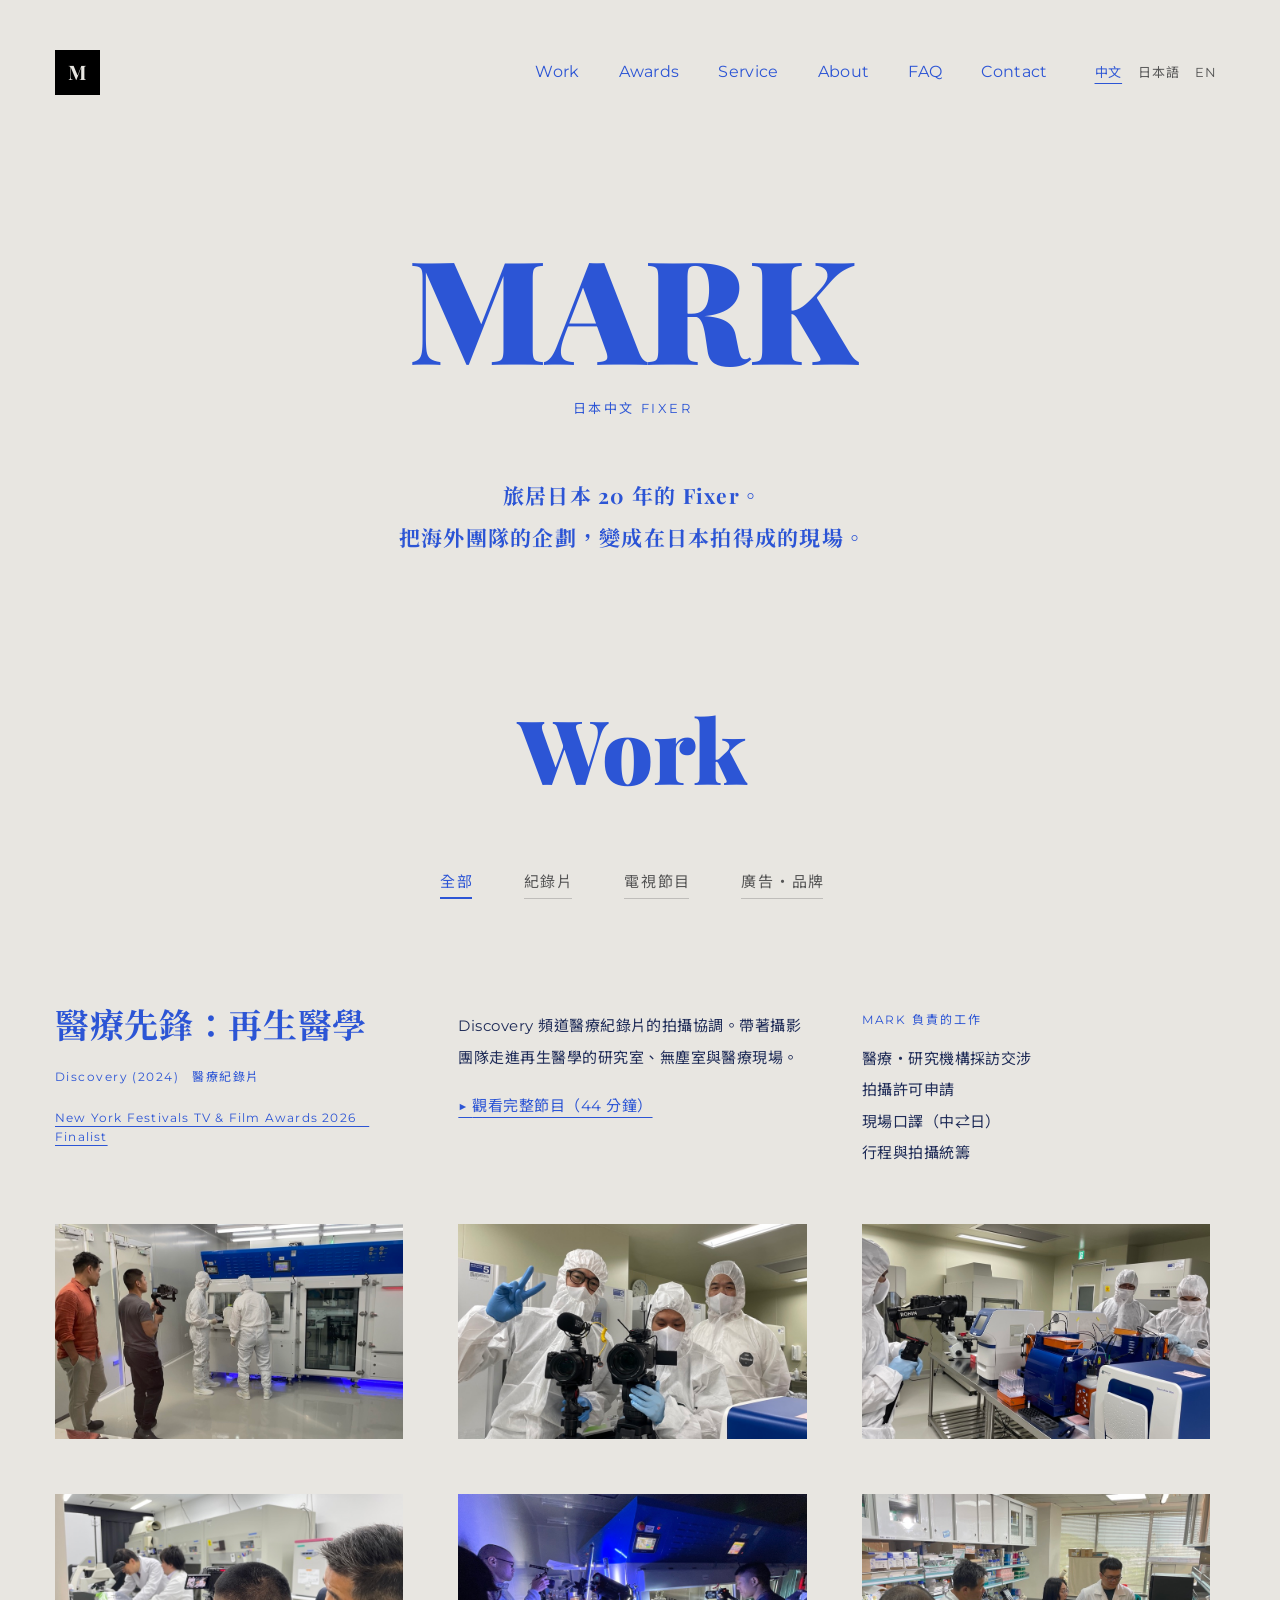
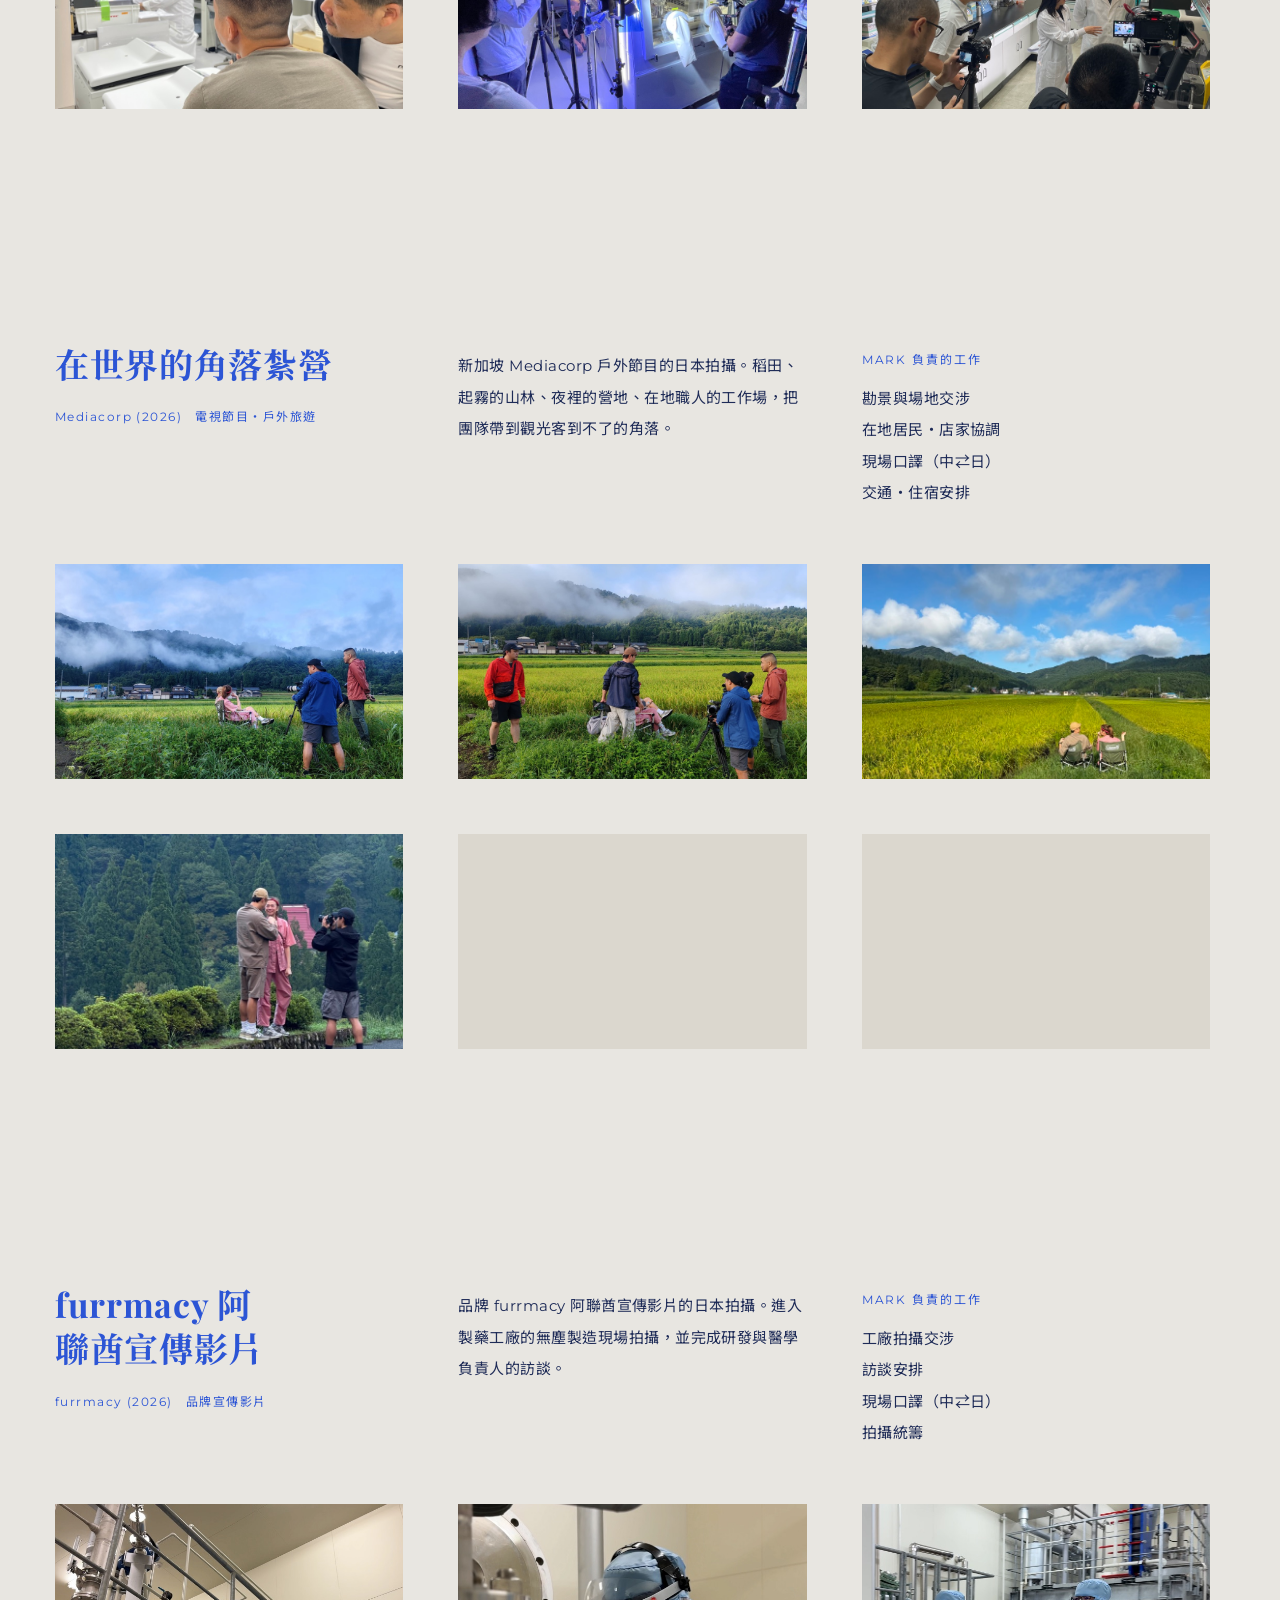
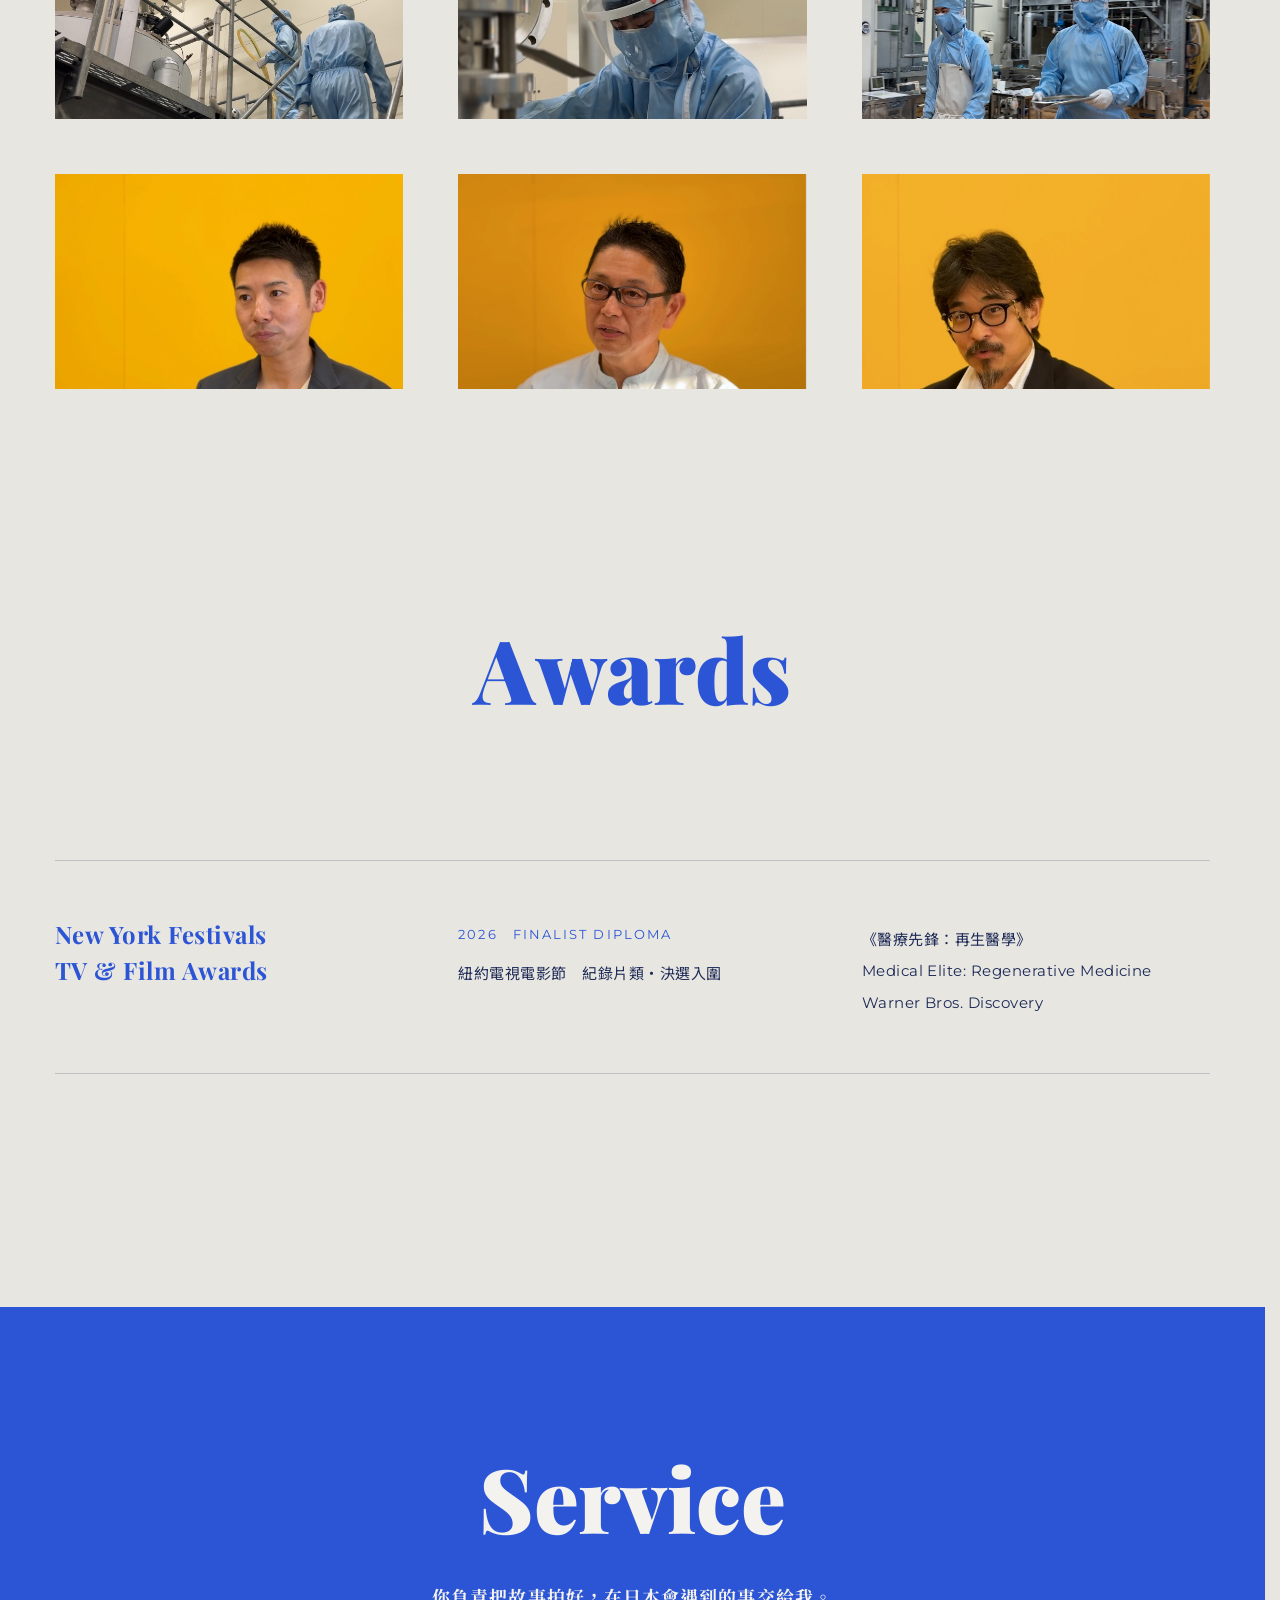
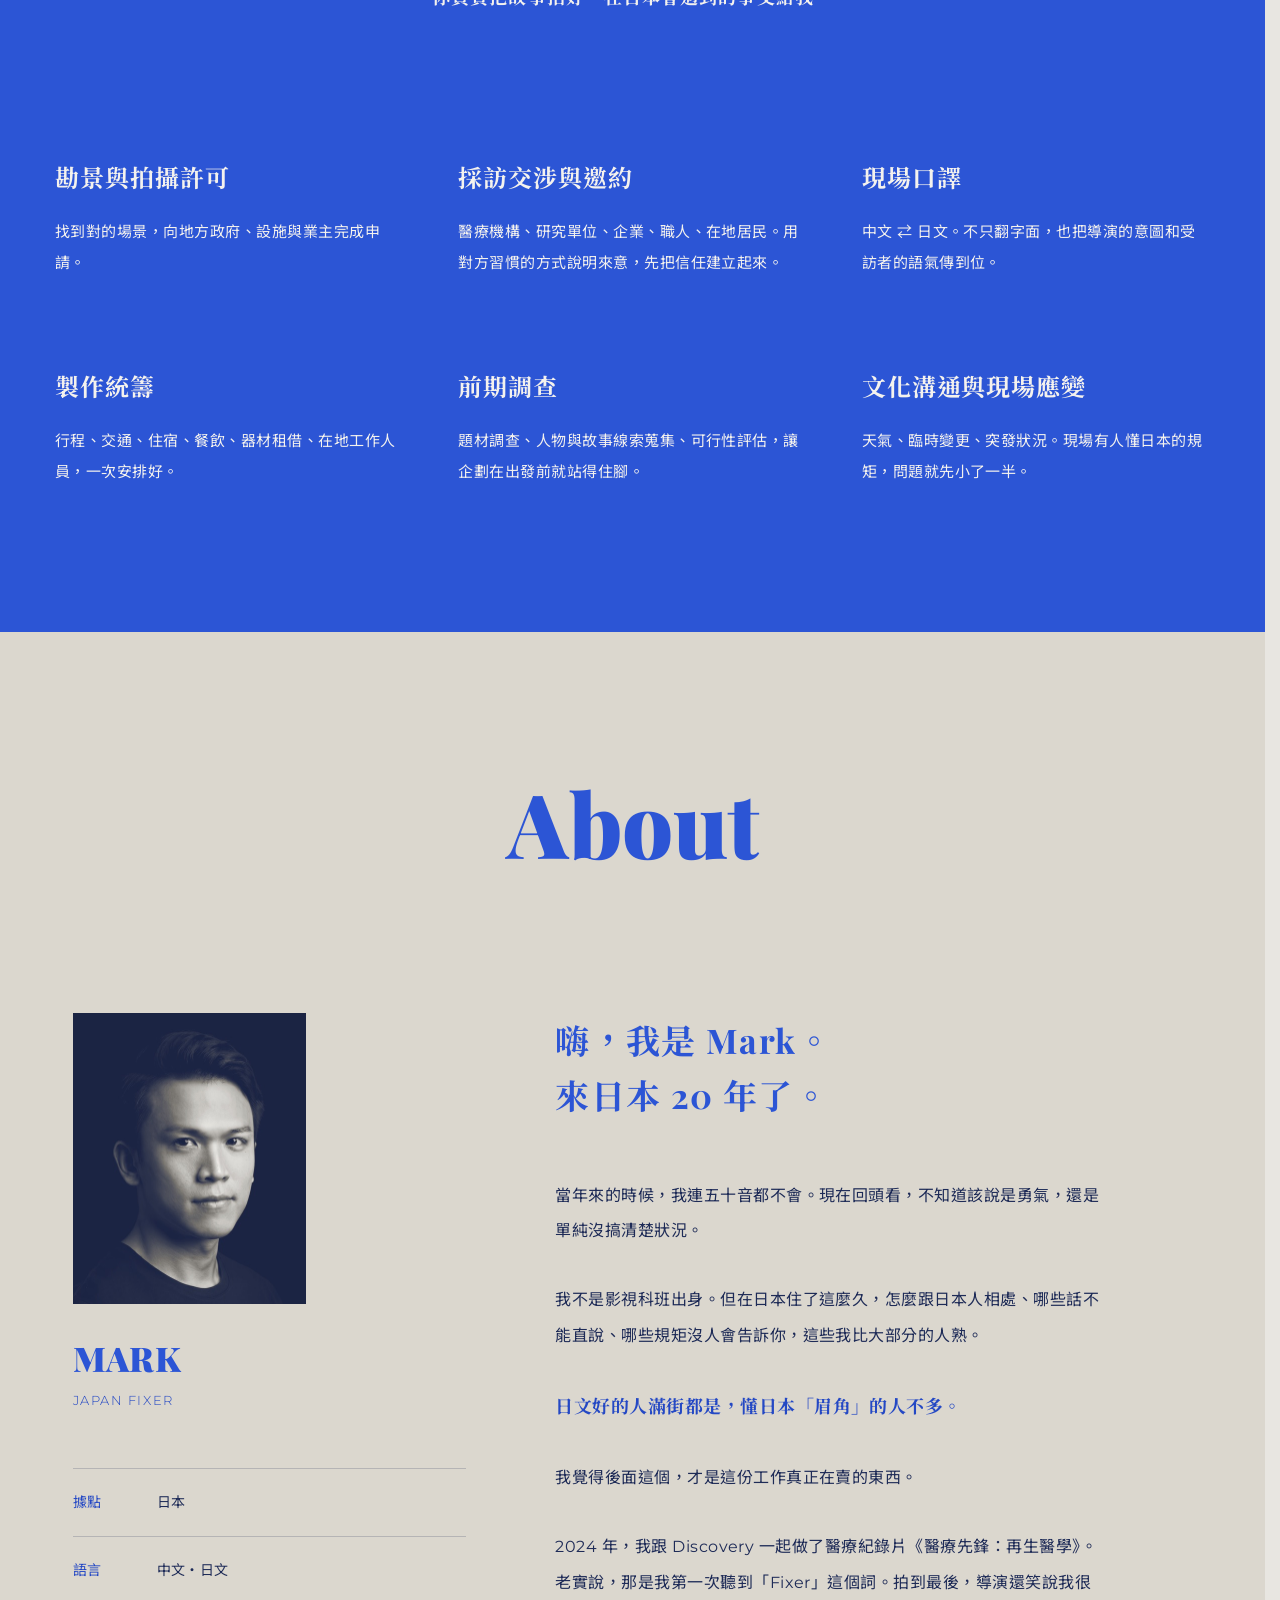
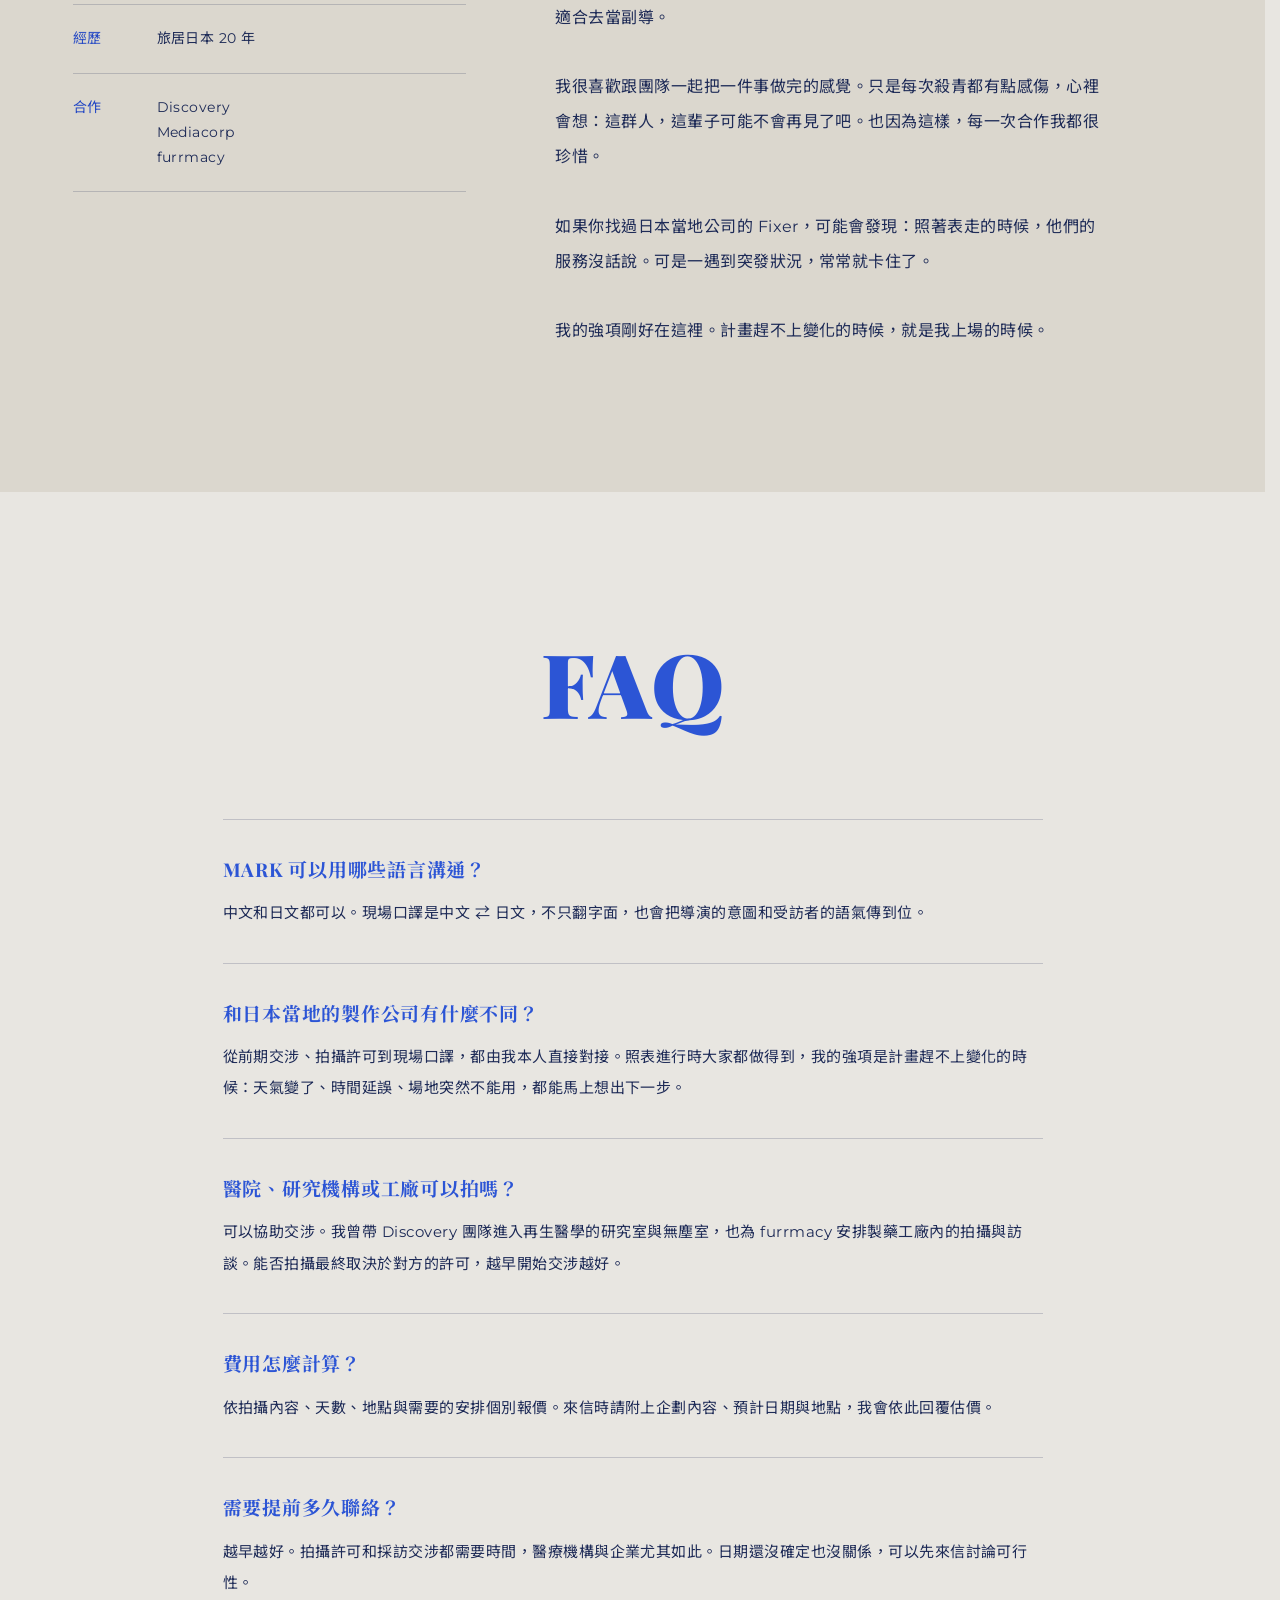
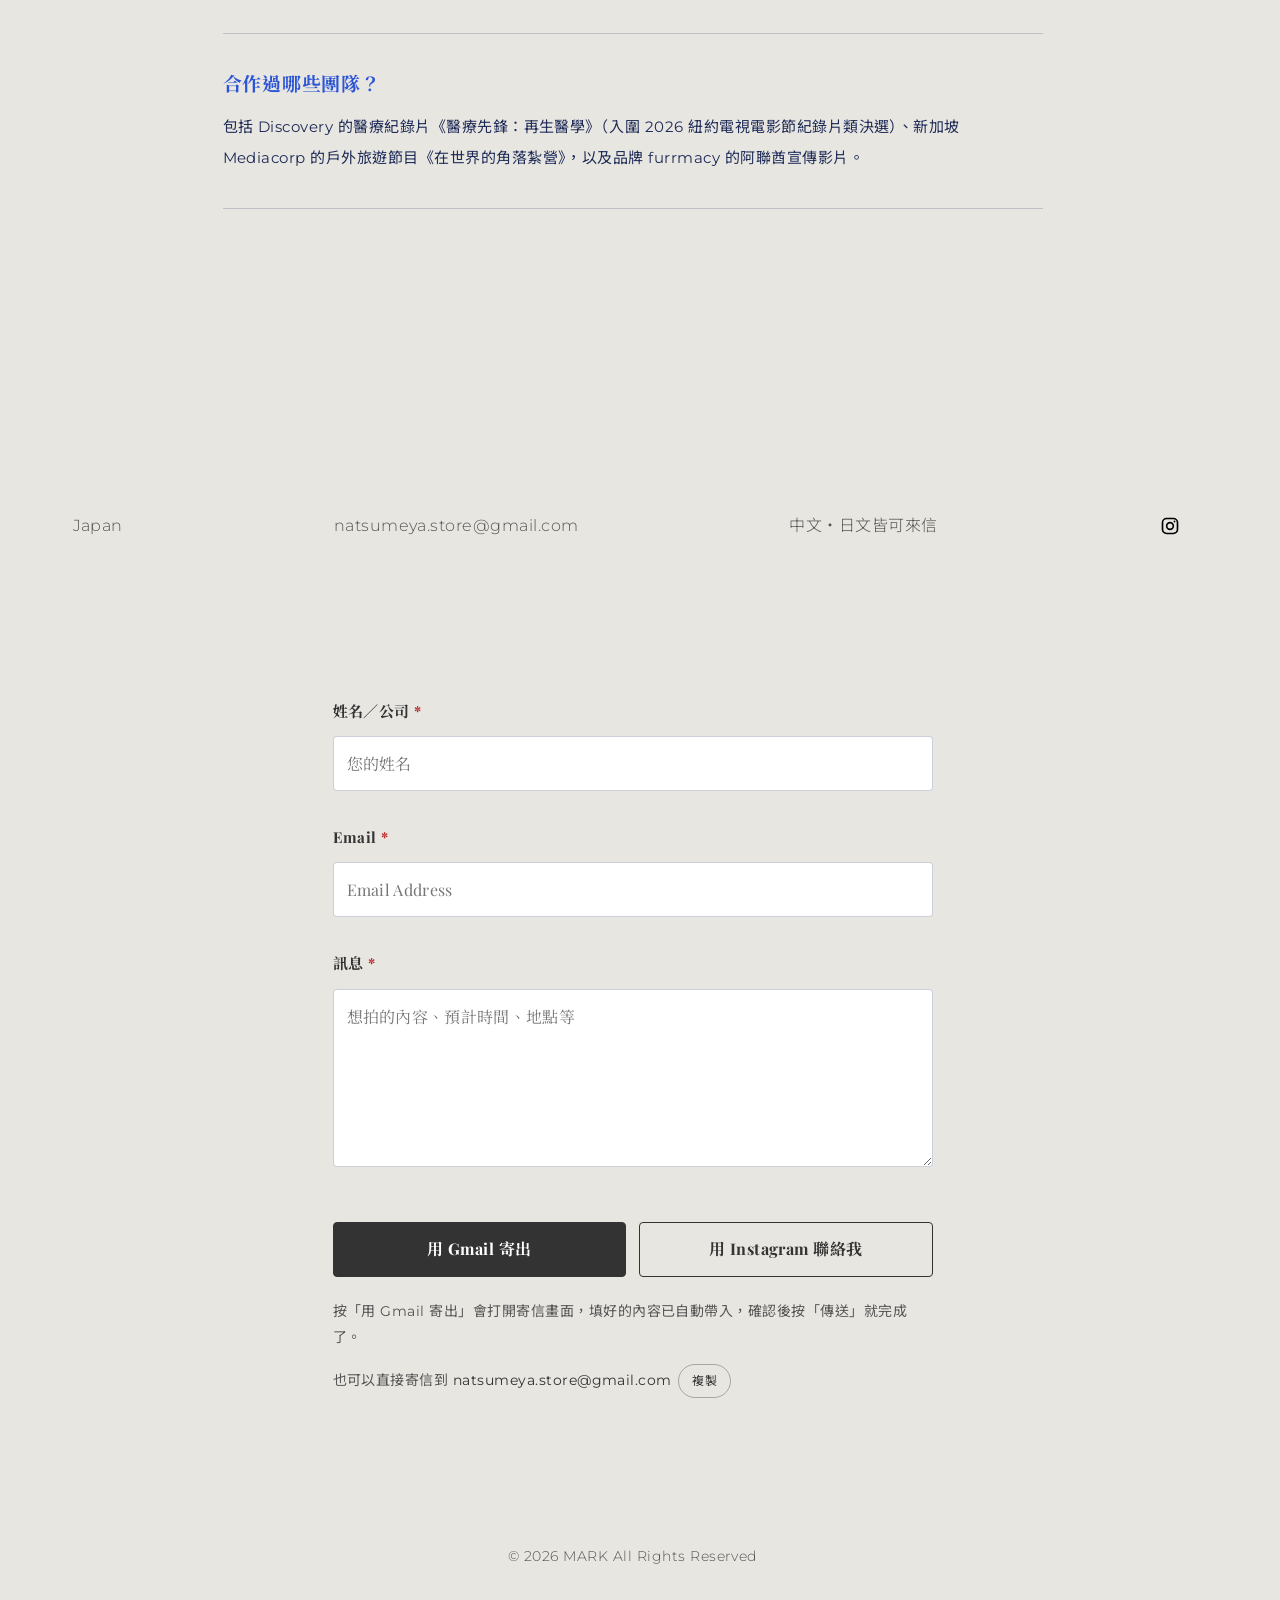
<file: index.html>
<!DOCTYPE html>
<html lang="zh-Hant" data-lang="zh">
<head>
<meta charset="utf-8">
<meta name="viewport" content="width=device-width, initial-scale=1">
<title>MARK — 日本中文 Fixer｜Chinese-speaking Japan Fixer・日本在地製片協調</title>
<meta name="description" content="MARK 是旅居日本 20 年、會說中文的日本 Fixer（中文⇄日文）。為台灣、新加坡、香港等海外製作團隊提供拍攝許可、採訪交涉、現場口譯與製作統籌。合作：Discovery、Mediacorp、furrmacy。">
<meta property="og:title" content="MARK — 日本中文 Fixer｜Chinese-speaking Japan Fixer">
<meta property="og:description" content="旅居日本 20 年、中文⇄日文的 Fixer。把海外團隊的企劃，變成在日本拍得成的現場。">
<meta property="og:type" content="website">
<meta property="og:image" content="https://tsao1989-rgb.github.io/mark-japanfixer/images/og-top.jpg">
<meta property="og:image:width" content="2400">
<meta property="og:image:height" content="1260">
<meta property="og:image:alt" content="MARK — 旅居日本 20 年的 Fixer。把海外團隊的企劃，變成在日本拍得成的現場。">
<meta name="twitter:card" content="summary_large_image">
<meta name="twitter:image" content="https://tsao1989-rgb.github.io/mark-japanfixer/images/og-top.jpg">
<meta property="og:url" content="https://tsao1989-rgb.github.io/mark-japanfixer/">
<link rel="canonical" href="https://tsao1989-rgb.github.io/mark-japanfixer/">
<link rel="alternate" hreflang="zh-Hant" href="https://tsao1989-rgb.github.io/mark-japanfixer/">
<link rel="alternate" hreflang="ja" href="https://tsao1989-rgb.github.io/mark-japanfixer/ja/">
<link rel="alternate" hreflang="en" href="https://tsao1989-rgb.github.io/mark-japanfixer/en/">
<link rel="alternate" hreflang="x-default" href="https://tsao1989-rgb.github.io/mark-japanfixer/">
<meta property="og:locale" content="zh_TW">
<meta name="google-site-verification" content="N3PMjcB4LXIpCwhLcxJWT-RzlyJt9_mUZzKGl9eKACs">
<link rel="sitemap" type="application/xml" href="https://tsao1989-rgb.github.io/mark-japanfixer/sitemap.xml">
<!-- 結構化資料：讓搜尋引擎與 AI 認得「MARK 是誰、做什麼、做過哪些作品」 -->
<script type="application/ld+json">
{
  "@context": "https://schema.org",
  "@graph": [
    {
      "@type": "WebSite",
      "@id": "https://tsao1989-rgb.github.io/mark-japanfixer/#website",
      "url": "https://tsao1989-rgb.github.io/mark-japanfixer/",
      "name": "MARK — Japan Fixer",
      "inLanguage": [
        "zh-Hant",
        "ja",
        "en"
      ],
      "about": {
        "@id": "https://tsao1989-rgb.github.io/mark-japanfixer/#mark"
      }
    },
    {
      "@type": "Person",
      "@id": "https://tsao1989-rgb.github.io/mark-japanfixer/#mark",
      "name": "Mark",
      "alternateName": [
        "MARK",
        "MARK Japan Fixer",
        "日本中文 Fixer MARK"
      ],
      "jobTitle": "Japan Fixer / Production Coordinator",
      "description": "A Chinese-speaking fixer who has lived in Japan for 20 years. Helps overseas film and TV crews shoot in Japan: location scouting and permits, interview access, Chinese–Japanese interpreting and production coordination.",
      "url": "https://tsao1989-rgb.github.io/mark-japanfixer/",
      "image": "https://tsao1989-rgb.github.io/mark-japanfixer/images/mark-portrait.jpg",
      "email": "mailto:natsumeya.store@gmail.com",
      "knowsLanguage": [
        "zh-Hant",
        "ja"
      ],
      "workLocation": {
        "@type": "Country",
        "name": "Japan"
      },
      "award": "New York Festivals TV & Film Awards 2026 — Documentary, Finalist (Medical Elite: Regenerative Medicine)",
      "sameAs": [
        "https://www.instagram.com/hsiu.n.t/"
      ]
    },
    {
      "@type": "ProfessionalService",
      "@id": "https://tsao1989-rgb.github.io/mark-japanfixer/#service",
      "name": "MARK — Japan Fixer（日本中文 Fixer）",
      "description": "Japan fixer and local production coordination for overseas crews, in Chinese and Japanese.",
      "url": "https://tsao1989-rgb.github.io/mark-japanfixer/",
      "image": "https://tsao1989-rgb.github.io/mark-japanfixer/images/og-top.jpg",
      "email": "natsumeya.store@gmail.com",
      "founder": {
        "@id": "https://tsao1989-rgb.github.io/mark-japanfixer/#mark"
      },
      "areaServed": {
        "@type": "Country",
        "name": "Japan"
      },
      "availableLanguage": [
        "zh-Hant",
        "ja"
      ],
      "serviceType": [
        "Location scouting and filming permits",
        "Interview access and arrangements",
        "On-site interpreting (Chinese ⇄ Japanese)",
        "Production coordination",
        "Pre-production research",
        "Cultural navigation and on-set problem solving"
      ],
      "sameAs": [
        "https://www.instagram.com/hsiu.n.t/"
      ]
    },
    {
      "@type": "CreativeWork",
      "name": "Medical Elite: Regenerative Medicine",
      "alternateName": "醫療先鋒：再生醫學",
      "genre": "Medical documentary",
      "dateCreated": "2024",
      "productionCompany": {
        "@type": "Organization",
        "name": "Warner Bros. Discovery"
      },
      "award": "New York Festivals TV & Film Awards 2026 — Documentary, Finalist Diploma",
      "contributor": {
        "@id": "https://tsao1989-rgb.github.io/mark-japanfixer/#mark"
      },
      "sameAs": "https://www.youtube.com/watch?v=JxVk7_Kpvt0"
    },
    {
      "@type": "TVSeries",
      "name": "Camping in the Corners of the World",
      "alternateName": "在世界的角落紮營",
      "genre": "Outdoor travel",
      "dateCreated": "2026",
      "productionCompany": {
        "@type": "Organization",
        "name": "Mediacorp"
      },
      "contributor": {
        "@id": "https://tsao1989-rgb.github.io/mark-japanfixer/#mark"
      }
    },
    {
      "@type": "CreativeWork",
      "name": "furrmacy UAE Promotional Film",
      "alternateName": "furrmacy 阿聯酋宣傳影片",
      "genre": "Brand promotional film",
      "dateCreated": "2026",
      "producer": {
        "@type": "Organization",
        "name": "furrmacy"
      },
      "contributor": {
        "@id": "https://tsao1989-rgb.github.io/mark-japanfixer/#mark"
      }
    },
    {
      "@type": "FAQPage",
      "@id": "https://tsao1989-rgb.github.io/mark-japanfixer/#faq",
      "inLanguage": "zh-Hant",
      "mainEntity": [
        {
          "@type": "Question",
          "name": "MARK 可以用哪些語言溝通？",
          "acceptedAnswer": {
            "@type": "Answer",
            "text": "中文和日文都可以。現場口譯是中文 ⇄ 日文，不只翻字面，也會把導演的意圖和受訪者的語氣傳到位。"
          }
        },
        {
          "@type": "Question",
          "name": "和日本當地的製作公司有什麼不同？",
          "acceptedAnswer": {
            "@type": "Answer",
            "text": "從前期交涉、拍攝許可到現場口譯，都由我本人直接對接。照表進行時大家都做得到，我的強項是計畫趕不上變化的時候：天氣變了、時間延誤、場地突然不能用，都能馬上想出下一步。"
          }
        },
        {
          "@type": "Question",
          "name": "醫院、研究機構或工廠可以拍嗎？",
          "acceptedAnswer": {
            "@type": "Answer",
            "text": "可以協助交涉。我曾帶 Discovery 團隊進入再生醫學的研究室與無塵室，也為 furrmacy 安排製藥工廠內的拍攝與訪談。能否拍攝最終取決於對方的許可，越早開始交涉越好。"
          }
        },
        {
          "@type": "Question",
          "name": "費用怎麼計算？",
          "acceptedAnswer": {
            "@type": "Answer",
            "text": "依拍攝內容、天數、地點與需要的安排個別報價。來信時請附上企劃內容、預計日期與地點，我會依此回覆估價。"
          }
        },
        {
          "@type": "Question",
          "name": "需要提前多久聯絡？",
          "acceptedAnswer": {
            "@type": "Answer",
            "text": "越早越好。拍攝許可和採訪交涉都需要時間，醫療機構與企業尤其如此。日期還沒確定也沒關係，可以先來信討論可行性。"
          }
        },
        {
          "@type": "Question",
          "name": "合作過哪些團隊？",
          "acceptedAnswer": {
            "@type": "Answer",
            "text": "包括 Discovery 的醫療紀錄片《醫療先鋒：再生醫學》（入圍 2026 紐約電視電影節紀錄片類決選）、新加坡 Mediacorp 的戶外旅遊節目《在世界的角落紮營》，以及品牌 furrmacy 的阿聯酋宣傳影片。"
          }
        }
      ]
    }
  ]
}
</script>
<link rel="icon" href="data:image/svg+xml,%3Csvg xmlns='http://www.w3.org/2000/svg' viewBox='0 0 64 64'%3E%3Crect width='64' height='64' fill='%23000'/%3E%3Ctext x='32' y='46' font-family='Georgia,serif' font-size='38' font-weight='700' text-anchor='middle' fill='%23eee'%3EM%3C/text%3E%3C/svg%3E">
<link rel="preconnect" href="https://fonts.googleapis.com">
<link rel="preconnect" href="https://fonts.gstatic.com" crossorigin>
<link rel="stylesheet" href="https://fonts.googleapis.com/css2?family=Montserrat:wght@300;400&family=Noto+Sans+JP:wght@300;400&family=Noto+Sans+TC:wght@300;400&family=Noto+Serif+JP:wght@700&family=Noto+Serif+TC:wght@700&family=Playfair+Display:wght@700;900&display=swap" media="print" onload="this.media='all'">
<noscript><link rel="stylesheet" href="https://fonts.googleapis.com/css2?family=Montserrat:wght@300;400&family=Noto+Sans+JP:wght@300;400&family=Noto+Sans+TC:wght@300;400&family=Noto+Serif+JP:wght@700&family=Noto+Serif+TC:wght@700&family=Playfair+Display:wght@700;900&display=swap"></noscript>
<link rel="stylesheet" href="style.css?v=23">
<script>try{var l=localStorage.getItem('mark-lang');if(!l&&!/bot|google|bing|crawl|spider|slurp|lighthouse|headless/i.test(navigator.userAgent)){var L=navigator.languages&&navigator.languages.length?navigator.languages:[navigator.language||''];l='en';for(var i=0;i<L.length;i++){var x=(L[i]||'').toLowerCase();if(x.indexOf('ja')===0){l='ja';break;}if(x.indexOf('zh')===0){l='zh';break;}}}if(l==='ja'||l==='en')location.replace(l+'/'+location.hash);}catch(e){}</script>
</head>
<body>

<header class="site-header">
  <div class="header-in">
    <a class="logo" href="#top" aria-label="MARK">M</a>
    <nav class="nav" id="siteNav" aria-label="Menu">
      <a href="#work">Work</a>
      <a href="#awards" class="nav-optional">Awards</a>
      <a href="#service">Service</a>
      <a href="#about">About</a>
      <a href="#faq" class="nav-optional">FAQ</a>
      <a href="#contact">Contact</a>
      <div class="lang-switch" role="group" aria-label="Language">
        <a href="./" data-set-lang="zh" lang="zh-Hant" hreflang="zh-Hant" aria-current="page">中文</a>
        <a href="ja/" data-set-lang="ja" lang="ja" hreflang="ja">日本語</a>
        <a href="en/" data-set-lang="en" lang="en" hreflang="en">EN</a>
      </div>
    </nav>
    <div class="lang-switch lang-switch--m" role="group" aria-label="Language">
      <a href="./" data-set-lang="zh" lang="zh-Hant" hreflang="zh-Hant" aria-current="page">中文</a>
      <a href="ja/" data-set-lang="ja" lang="ja" hreflang="ja">日本語</a>
      <a href="en/" data-set-lang="en" lang="en" hreflang="en">EN</a>
    </div>
    <button type="button" class="menu-btn" id="menuBtn" aria-expanded="false" aria-controls="siteNav">Menu</button>
  </div>
</header>

<main>

<!-- ============ HERO ============ -->
<section class="hero">
  <h1>MARK<span class="hero-tag"><span data-l="zh">日本中文 Fixer</span></span></h1>
  <p class="hero-sub">
    <span data-l="zh">旅居日本 20 年的 Fixer。<br>把海外團隊的企劃，變成在日本拍得成的現場。</span>
    
  </p>
</section>

<!-- ============ WORK ============ -->
<section class="work" id="work">
  <div class="work-head">
    <h2 class="sec-title reveal">Work</h2>
    <!-- 作品分類：只顯示有作品的類型；少於兩類時整排隱藏 -->
    <div class="filter reveal" id="workFilter" role="group" aria-label="依類型篩選作品" hidden>
      <div class="filter-in">
          <button type="button" class="filter-btn" data-filter="all" aria-pressed="true" aria-controls="workList"><span data-l="zh">全部</span></button>
          <button type="button" class="filter-btn" data-filter="documentary" aria-pressed="false" aria-controls="workList"><span data-l="zh">紀錄片</span></button>
          <button type="button" class="filter-btn" data-filter="tv" aria-pressed="false" aria-controls="workList"><span data-l="zh">電視節目</span></button>
          <button type="button" class="filter-btn" data-filter="brand" aria-pressed="false" aria-controls="workList"><span data-l="zh">廣告・品牌</span></button>
          <button type="button" class="filter-btn" data-filter="news" aria-pressed="false" aria-controls="workList"><span data-l="zh">新聞・專題</span></button>
      </div>
    </div>
    <p class="sr-only" id="filterStatus" role="status"></p>
  </div>

  <div class="work-list" id="workList">
  <!-- 01 Discovery -->
  <article class="project reveal" data-cat="documentary">
    <header class="p-head">
      <div>
        <h2 class="p-title">
          <span data-l="zh">醫療先鋒：再生醫學</span>
          
        </h2>
        <p class="p-cap">Discovery (2024)　<span data-l="zh">醫療紀錄片</span></p>
        <p class="p-award"><a href="#awards">New York Festivals TV &amp; Film Awards 2026　Finalist</a></p>
      </div>
      <p class="p-desc">
        <span data-l="zh">Discovery 頻道醫療紀錄片的拍攝協調。帶著攝影團隊走進再生醫學的研究室、無塵室與醫療現場。</span>
        
        <a class="p-video" href="https://www.youtube.com/watch?v=JxVk7_Kpvt0" data-youtube="JxVk7_Kpvt0">▶ <span data-l="zh">觀看完整節目（44 分鐘）</span></a>
      </p>
      <div class="p-role">
        <p class="p-role-label"><span data-l="zh">MARK 負責的工作</span></p>
        <p>
          <span data-l="zh">醫療・研究機構採訪交涉<br>拍攝許可申請<br>現場口譯（中⇄日）<br>行程與拍攝統籌</span>
          
        </p>
      </div>
    </header>
    <!-- 第一排：無塵室　第二排：研究室 -->
    <div class="grid">
      <button class="cell" data-full="images/discovery-1.jpg"><img src="images/thumb/discovery-1.jpg" loading="lazy" decoding="async" alt="攝影團隊在無塵設施外拍攝身穿無塵衣的工作人員" style="--x:50%"></button>
      <button class="cell" data-full="images/discovery-2.jpg"><img src="images/thumb/discovery-2.jpg" loading="lazy" decoding="async" alt="身穿無塵衣、手持攝影機的拍攝團隊" style="--x:8%"></button>
      <button class="cell" data-full="images/discovery-3.jpg"><img src="images/thumb/discovery-3.jpg" loading="lazy" decoding="async" alt="在無塵室內拍攝研究人員操作儀器" style="--x:50%"></button>
      <button class="cell" data-full="images/discovery-4.jpg"><img src="images/thumb/discovery-4.jpg" loading="lazy" decoding="async" alt="研究室內拍攝實驗作業" style="--x:50%"></button>
      <button class="cell" data-full="images/discovery-5.jpg"><img src="images/thumb/discovery-5.jpg" loading="lazy" decoding="async" alt="藍色燈光下的實驗設施拍攝現場" style="--x:50%"></button>
      <button class="cell" data-full="images/discovery-6.jpg"><img src="images/thumb/discovery-6.jpg" loading="lazy" decoding="async" alt="研究室內多機拍攝研究人員" style="--x:50%"></button>
    </div>
  </article>

  <!-- 02 Mediacorp -->
  <article class="project reveal" data-cat="tv">
    <header class="p-head">
      <div>
        <h2 class="p-title">
          <span data-l="zh">在世界的角落紮營</span>
          
        </h2>
        <p class="p-cap">Mediacorp (2026)　<span data-l="zh">電視節目・戶外旅遊</span></p>
      </div>
      <p class="p-desc">
        <span data-l="zh">新加坡 Mediacorp 戶外節目的日本拍攝。稻田、起霧的山林、夜裡的營地、在地職人的工作場，把團隊帶到觀光客到不了的角落。</span>
        
      </p>
      <div class="p-role">
        <p class="p-role-label"><span data-l="zh">MARK 負責的工作</span></p>
        <p>
          <span data-l="zh">勘景與場地交涉<br>在地居民・店家協調<br>現場口譯（中⇄日）<br>交通・住宿安排</span>
          
        </p>
      </div>
    </header>
    <!-- 第一排：白天的稻田（霧→放晴）　第二排：山林→室內→夜晚 -->
    <div class="grid">
      <button class="cell" data-full="images/mediacorp-1.jpg"><img src="images/thumb/mediacorp-1.jpg" loading="lazy" decoding="async" alt="起霧的山谷稻田裡拍攝中的團隊" style="--y:60%"></button>
      <button class="cell" data-full="images/mediacorp-2.jpg"><img src="images/thumb/mediacorp-2.jpg" loading="lazy" decoding="async" alt="攝影團隊在稻田裡拍攝" style="--y:62%"></button>
      <button class="cell" data-full="images/mediacorp-3.jpg"><img src="images/thumb/mediacorp-3.jpg" loading="lazy" decoding="async" alt="藍天下的金黃稻田與兩張露營椅" style="--y:58%"></button>
      <button class="cell" data-full="images/mediacorp-4.jpg"><img src="images/thumb/mediacorp-4.jpg" loading="lazy" decoding="async" alt="起霧的山林前拍攝中的團隊" style="--y:92%"></button>
      <button class="cell" data-full="images/mediacorp-5.jpg"><img src="images/thumb/mediacorp-5.jpg" loading="lazy" decoding="async" alt="傳統建築內拍攝職人製作料理" style="--y:46%"></button>
      <button class="cell" data-full="images/mediacorp-6.jpg"><img src="images/thumb/mediacorp-6.jpg" loading="lazy" decoding="async" alt="夜間森林營地的拍攝現場" style="--y:78%"></button>
    </div>
  </article>

  <!-- 03 furrmacy -->
  <article class="project reveal" data-cat="brand">
    <header class="p-head">
      <div>
        <h2 class="p-title">
          <span data-l="zh">furrmacy 阿聯酋宣傳影片</span>
          
        </h2>
        <p class="p-cap">furrmacy (2026)　<span data-l="zh">品牌宣傳影片</span></p>
      </div>
      <p class="p-desc">
        <span data-l="zh">品牌 furrmacy 阿聯酋宣傳影片的日本拍攝。進入製藥工廠的無塵製造現場拍攝，並完成研發與醫學負責人的訪談。</span>
        
      </p>
      <div class="p-role">
        <p class="p-role-label"><span data-l="zh">MARK 負責的工作</span></p>
        <p>
          <span data-l="zh">工廠拍攝交涉<br>訪談安排<br>現場口譯（中⇄日）<br>拍攝統籌</span>
          
        </p>
      </div>
    </header>
    <!-- 第一排：工廠製造現場　第二排：黃色背景訪談 -->
    <div class="grid">
      <button class="cell" data-full="images/furrmacy-1.jpg"><img class="still" src="images/thumb/furrmacy-1.jpg" loading="lazy" decoding="async" alt="製藥工廠內身穿無塵衣的作業人員" style="--x:35%"></button>
      <button class="cell" data-full="images/furrmacy-2.jpg"><img class="still" src="images/thumb/furrmacy-2.jpg" loading="lazy" decoding="async" alt="作業人員操作製造設備" style="--x:64%"></button>
      <button class="cell" data-full="images/furrmacy-3.jpg"><img class="still" src="images/thumb/furrmacy-3.jpg" loading="lazy" decoding="async" alt="無塵室內兩位作業人員" style="--x:100%"></button>
      <button class="cell" data-full="images/furrmacy-4.jpg"><img class="still" src="images/thumb/furrmacy-4.jpg" loading="lazy" decoding="async" alt="黃色背景前的訪談畫面" style="--x:57%"></button>
      <button class="cell" data-full="images/furrmacy-5.jpg"><img class="still" src="images/thumb/furrmacy-5.jpg" loading="lazy" decoding="async" alt="身穿白袍的受訪者" style="--x:100%"></button>
      <button class="cell" data-full="images/furrmacy-6.jpg"><img class="still" src="images/thumb/furrmacy-6.jpg" loading="lazy" decoding="async" alt="黃色背景前的訪談畫面" style="--x:100%;--z:1.5"></button>
    </div>
  </article>
  </div>

</section>

<!-- ============ AWARDS ============ -->
<section class="awards" id="awards">
  <h2 class="sec-title reveal">Awards</h2>
  <div class="award-list reveal">
    <div class="award">
      <p class="award-name">New York Festivals<br>TV &amp; Film Awards</p>
      <div class="award-result">
        <b>2026　Finalist Diploma</b>
        <p><span data-l="zh">紐約電視電影節　紀錄片類・決選入圍</span></p>
      </div>
      <div class="award-work">
        <p><span data-l="zh">《醫療先鋒：再生醫學》</span></p>
        <p>Medical Elite: Regenerative Medicine<br>Warner Bros. Discovery</p>
      </div>
    </div>
  </div>
</section>

<!-- ============ SERVICE ============ -->
<section class="block" id="service">
  <h2 class="sec-title reveal">Service</h2>
  <p class="sec-sub">
    <span data-l="zh">你負責把故事拍好，在日本會遇到的事交給我。</span>
    
  </p>
  <div class="grid text-grid">
    <div class="item reveal">
      <h3><span data-l="zh">勘景與拍攝許可</span></h3>
      <p><span data-l="zh">找到對的場景，向地方政府、設施與業主完成申請。</span></p>
    </div>
    <div class="item reveal">
      <h3><span data-l="zh">採訪交涉與邀約</span></h3>
      <p><span data-l="zh">醫療機構、研究單位、企業、職人、在地居民。用對方習慣的方式說明來意，先把信任建立起來。</span></p>
    </div>
    <div class="item reveal">
      <h3><span data-l="zh">現場口譯</span></h3>
      <p><span data-l="zh">中文 ⇄ 日文。不只翻字面，也把導演的意圖和受訪者的語氣傳到位。</span></p>
    </div>
    <div class="item reveal">
      <h3><span data-l="zh">製作統籌</span></h3>
      <p><span data-l="zh">行程、交通、住宿、餐飲、器材租借、在地工作人員，一次安排好。</span></p>
    </div>
    <div class="item reveal">
      <h3><span data-l="zh">前期調查</span></h3>
      <p><span data-l="zh">題材調查、人物與故事線索蒐集、可行性評估，讓企劃在出發前就站得住腳。</span></p>
    </div>
    <div class="item reveal">
      <h3><span data-l="zh">文化溝通與現場應變</span></h3>
      <p><span data-l="zh">天氣、臨時變更、突發狀況。現場有人懂日本的規矩，問題就先小了一半。</span></p>
    </div>
  </div>
</section>

<!-- ============ ABOUT ============ -->
<section class="block" id="about">
  <h2 class="sec-title reveal">About</h2>
  <div class="about-grid">
    <aside class="about-side reveal">
      <figure class="portrait">
        <img src="images/mark-portrait.jpg?v=2" srcset="images/mark-portrait.jpg?v=2 466w, images/mark-portrait@3x.jpg?v=2 699w" sizes="233px" width="466" height="583" loading="lazy" decoding="async" alt="MARK 的肖像照" data-alt-zh="MARK 的肖像照" data-alt-ja="MARK のポートレート" data-alt-en="Portrait of MARK">
      </figure>
      <p class="about-name">MARK</p>
      <p class="about-role">JAPAN FIXER</p>
      <dl class="facts">
        <div><dt><span data-l="zh">據點</span></dt><dd><span data-l="zh">日本</span></dd></div>
        <div><dt><span data-l="zh">語言</span></dt><dd><span data-l="zh">中文・日文</span></dd></div>
        <div><dt><span data-l="zh">經歷</span></dt><dd><span data-l="zh">旅居日本 20 年</span></dd></div>
        <div><dt><span data-l="zh">合作</span></dt><dd>Discovery<br>Mediacorp<br>furrmacy</dd></div>
      </dl>
    </aside>

    <article class="essay">
      <!-- 中文 -->
      <div data-l="zh">
        <h3>嗨，我是 Mark。<br>來日本 20 年了。</h3>
        <p>當年來的時候，我連五十音都不會。現在回頭看，不知道該說是勇氣，還是單純沒搞清楚狀況。</p>
        <p>我不是影視科班出身。但在日本住了這麼久，怎麼跟日本人相處、哪些話不能直說、哪些規矩沒人會告訴你，這些我比大部分的人熟。</p>
        <p class="quote">日文好的人滿街都是，懂日本「眉角」的人不多。</p>
        <p>我覺得後面這個，才是這份工作真正在賣的東西。</p>
        <p>2024 年，我跟 Discovery 一起做了醫療紀錄片《醫療先鋒：再生醫學》。老實說，那是我第一次聽到「Fixer」這個詞。拍到最後，導演還笑說我很適合去當副導。</p>
        <p>我很喜歡跟團隊一起把一件事做完的感覺。只是每次殺青都有點感傷，心裡會想：這群人，這輩子可能不會再見了吧。也因為這樣，每一次合作我都很珍惜。</p>
        <p>如果你找過日本當地公司的 Fixer，可能會發現：照著表走的時候，他們的服務沒話說。可是一遇到突發狀況，常常就卡住了。</p>
        <p>我的強項剛好在這裡。計畫趕不上變化的時候，就是我上場的時候。</p>
      </div>
      <!-- 日本語 -->
      
      
    </article>
  </div>
</section>

<!-- ============ FAQ ============ -->
<section class="block" id="faq">
  <h2 class="sec-title reveal">FAQ</h2>
  <div class="faq-list">
    <div class="faq-item reveal">
      <h3><span data-l="zh">MARK 可以用哪些語言溝通？</span></h3>
      <p><span data-l="zh">中文和日文都可以。現場口譯是中文 ⇄ 日文，不只翻字面，也會把導演的意圖和受訪者的語氣傳到位。</span></p>
    </div>
    <div class="faq-item reveal">
      <h3><span data-l="zh">和日本當地的製作公司有什麼不同？</span></h3>
      <p><span data-l="zh">從前期交涉、拍攝許可到現場口譯，都由我本人直接對接。照表進行時大家都做得到，我的強項是計畫趕不上變化的時候：天氣變了、時間延誤、場地突然不能用，都能馬上想出下一步。</span></p>
    </div>
    <div class="faq-item reveal">
      <h3><span data-l="zh">醫院、研究機構或工廠可以拍嗎？</span></h3>
      <p><span data-l="zh">可以協助交涉。我曾帶 Discovery 團隊進入再生醫學的研究室與無塵室，也為 furrmacy 安排製藥工廠內的拍攝與訪談。能否拍攝最終取決於對方的許可，越早開始交涉越好。</span></p>
    </div>
    <div class="faq-item reveal">
      <h3><span data-l="zh">費用怎麼計算？</span></h3>
      <p><span data-l="zh">依拍攝內容、天數、地點與需要的安排個別報價。來信時請附上企劃內容、預計日期與地點，我會依此回覆估價。</span></p>
    </div>
    <div class="faq-item reveal">
      <h3><span data-l="zh">需要提前多久聯絡？</span></h3>
      <p><span data-l="zh">越早越好。拍攝許可和採訪交涉都需要時間，醫療機構與企業尤其如此。日期還沒確定也沒關係，可以先來信討論可行性。</span></p>
    </div>
    <div class="faq-item reveal">
      <h3><span data-l="zh">合作過哪些團隊？</span></h3>
      <p><span data-l="zh">包括 Discovery 的醫療紀錄片《醫療先鋒：再生醫學》（入圍 2026 紐約電視電影節紀錄片類決選）、新加坡 Mediacorp 的戶外旅遊節目《在世界的角落紮營》，以及品牌 furrmacy 的阿聯酋宣傳影片。</span></p>
    </div>
  </div>
</section>

<!-- ============ CONTACT ============ -->
<section class="contact" id="contact">
  <div class="info">
    <p>Japan</p>
    <p><a id="mailLink" href="mailto:natsumeya.store@gmail.com">natsumeya.store@gmail.com</a></p>
    <p><span data-l="zh">中文・日文皆可來信</span></p>
    <ul class="social" id="social" aria-label="Social"></ul>
  </div>

  <form class="form" id="contactForm" novalidate>
    <label for="f-name"><span data-l="zh">姓名／公司</span> <b>*</b></label>
    <input id="f-name" aria-describedby="formError" name="name" type="text" required autocomplete="name" enterkeyhint="next" data-ph-zh="您的姓名" placeholder="您的姓名" data-ph-ja="お名前" data-ph-en="Your name">

    <label for="f-email">Email <b>*</b></label>
    <input id="f-email" aria-describedby="formError" name="email" type="email" required autocomplete="email" inputmode="email" autocapitalize="off" autocorrect="off" spellcheck="false" enterkeyhint="next" placeholder="Email Address">

    <label for="f-msg"><span data-l="zh">訊息</span> <b>*</b></label>
    <textarea id="f-msg" aria-describedby="formError" name="message" required data-ph-zh="想拍的內容、預計時間、地點等" placeholder="想拍的內容、預計時間、地點等" data-ph-ja="撮影内容、時期、場所など" data-ph-en="What you’d like to film, dates, locations, etc."></textarea>

    <p class="form-error" id="formError" role="alert" hidden>
      <span data-l="zh">請填寫標有 * 的欄位，並確認 Email 格式。</span>
      
    </p>
    <div class="send-row">
      <a class="send send-primary" id="sendGmail" href="#" target="_blank" rel="noopener"><span data-l="zh">用 Gmail 寄出</span></a>
      <a class="send" id="igDm" href="https://www.instagram.com/hsiu.n.t/" data-app-href="https://ig.me/m/hsiu.n.t" target="_blank" rel="noopener"><span data-l="zh">用 Instagram 聯絡我</span></a>
    </div>
    <p class="form-hint">
      <span data-l="zh">按「用 Gmail 寄出」會打開寄信畫面，填好的內容已自動帶入，確認後按「傳送」就完成了。</span>
      
    </p>
    <p class="form-alt">
      <span data-l="zh">也可以直接寄信到</span>
      <b class="mail-text">natsumeya.store@gmail.com</b>
      <button type="button" class="copy-mail"><span data-l="zh">複製</span></button>
      <span class="sr-only" id="copyStatus" role="status"></span>
    </p>
  </form>
</section>

</main>

<footer class="site-footer">
  <p>© <span id="year">2026</span> MARK All Rights Reserved</p>
</footer>

<!-- 手機版：右下角的聯絡按鈕 -->
<a href="#contact" class="fab" id="fab" aria-label="聯絡我">
  <svg viewBox="0 0 24 24" fill="none" stroke="currentColor" stroke-width="1.8" stroke-linecap="round" stroke-linejoin="round" aria-hidden="true"><path d="M20.5 11.5a8.5 8.5 0 0 1-12.4 7.6L3.5 20.5l1.4-4.4A8.5 8.5 0 1 1 20.5 11.5z"/></svg>
  <span class="fab-text" aria-hidden="true"><span data-l="zh">聯絡</span></span>
</a>

<div class="lightbox" id="lightbox" role="dialog" aria-modal="true" aria-label="放大檢視照片" aria-hidden="true">
  <button type="button" class="lb-close" aria-label="Close">×</button>
  <button type="button" class="lb-nav lb-prev" aria-label="Previous photo">‹</button>
  <img alt="">
  <button type="button" class="lb-nav lb-next" aria-label="Next photo">›</button>
  <p class="lb-count" aria-live="polite"></p>
  <div class="lb-video"></div>
</div>

<script src="main.js?v=24"></script>
</body>
</html>
</file>
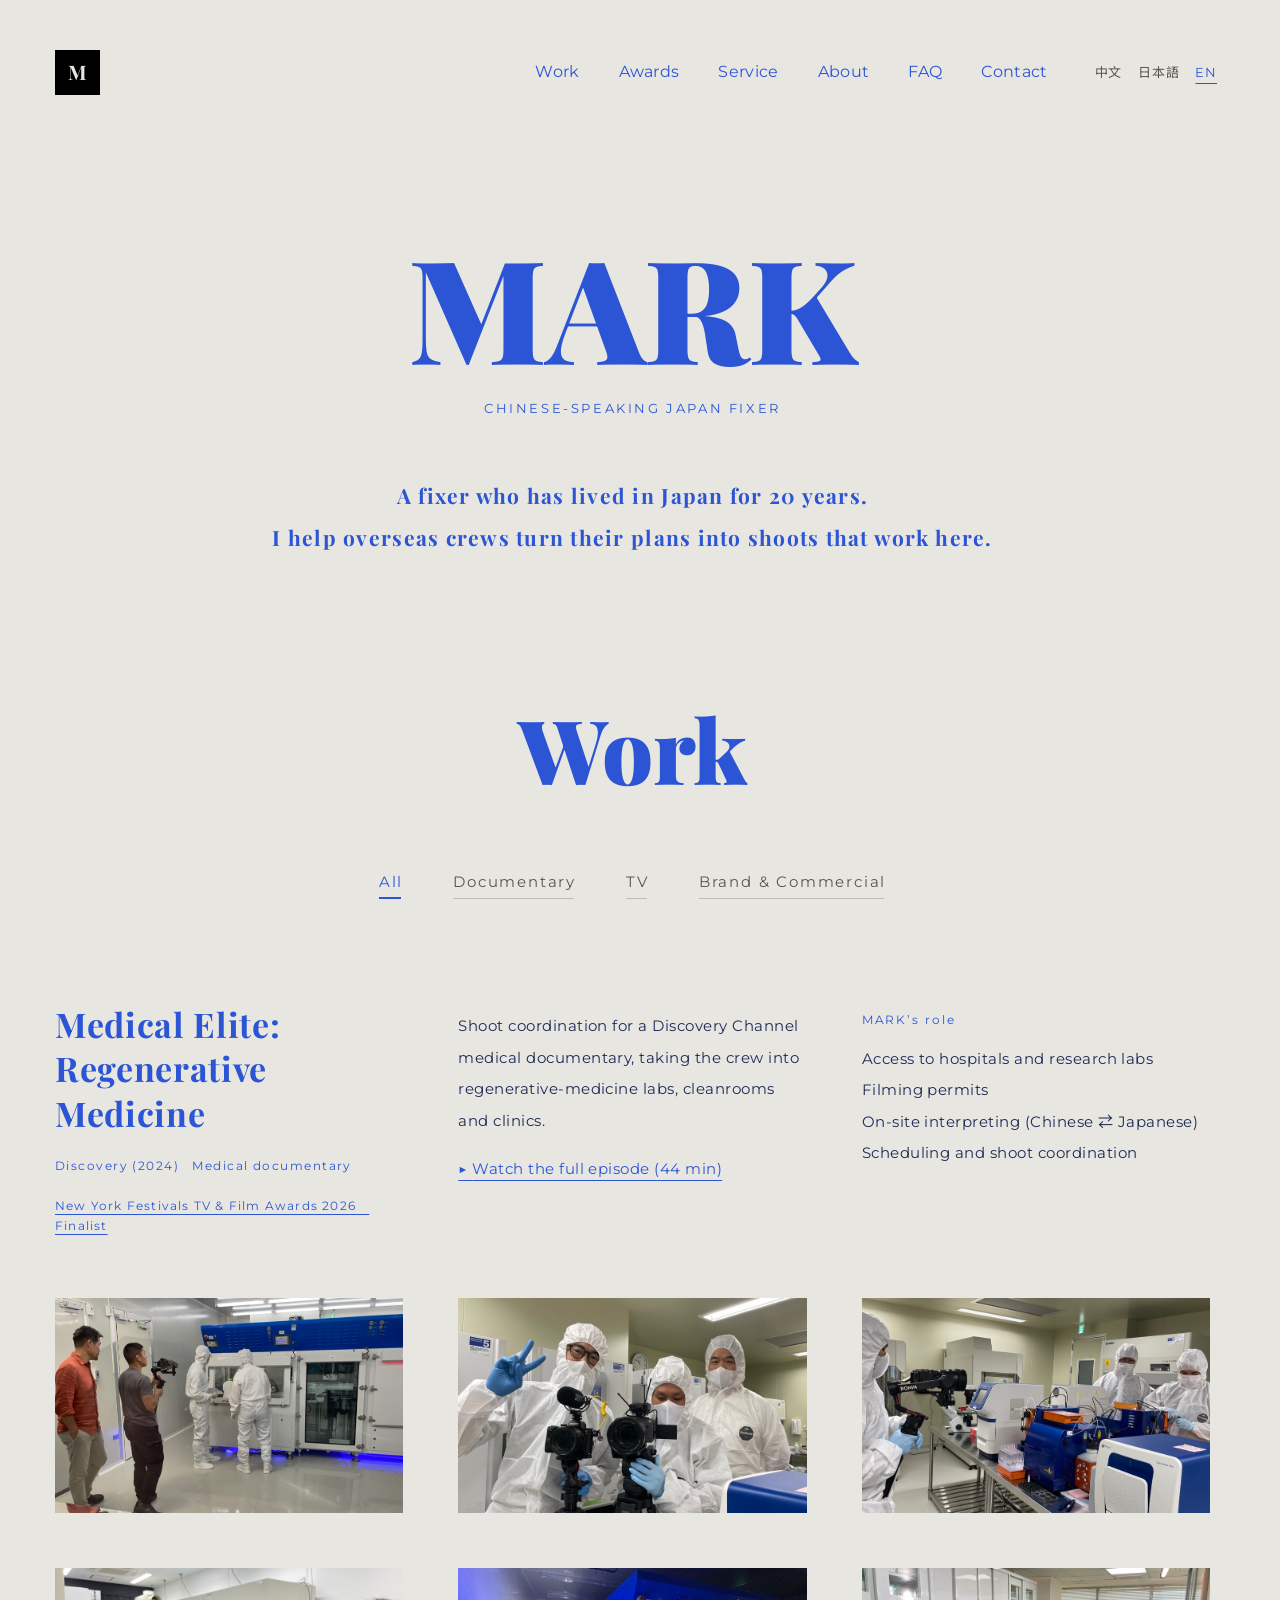
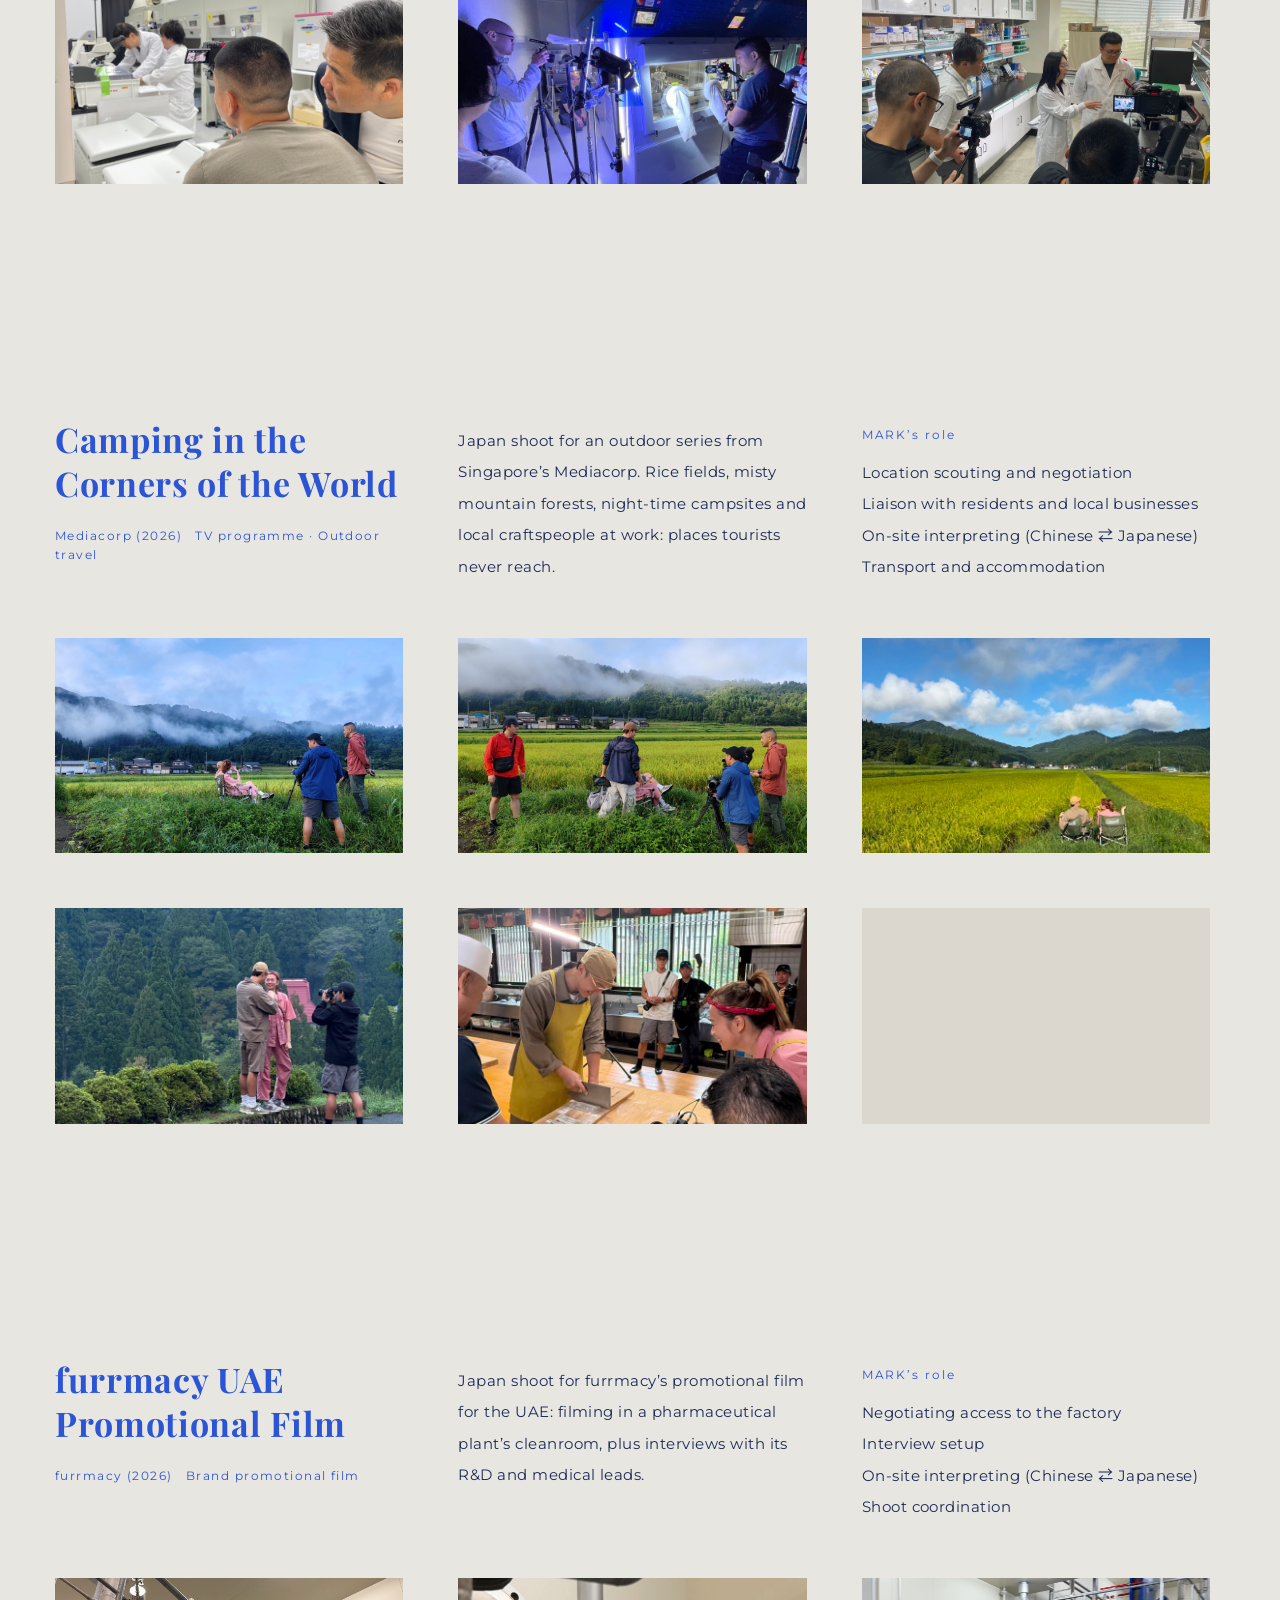
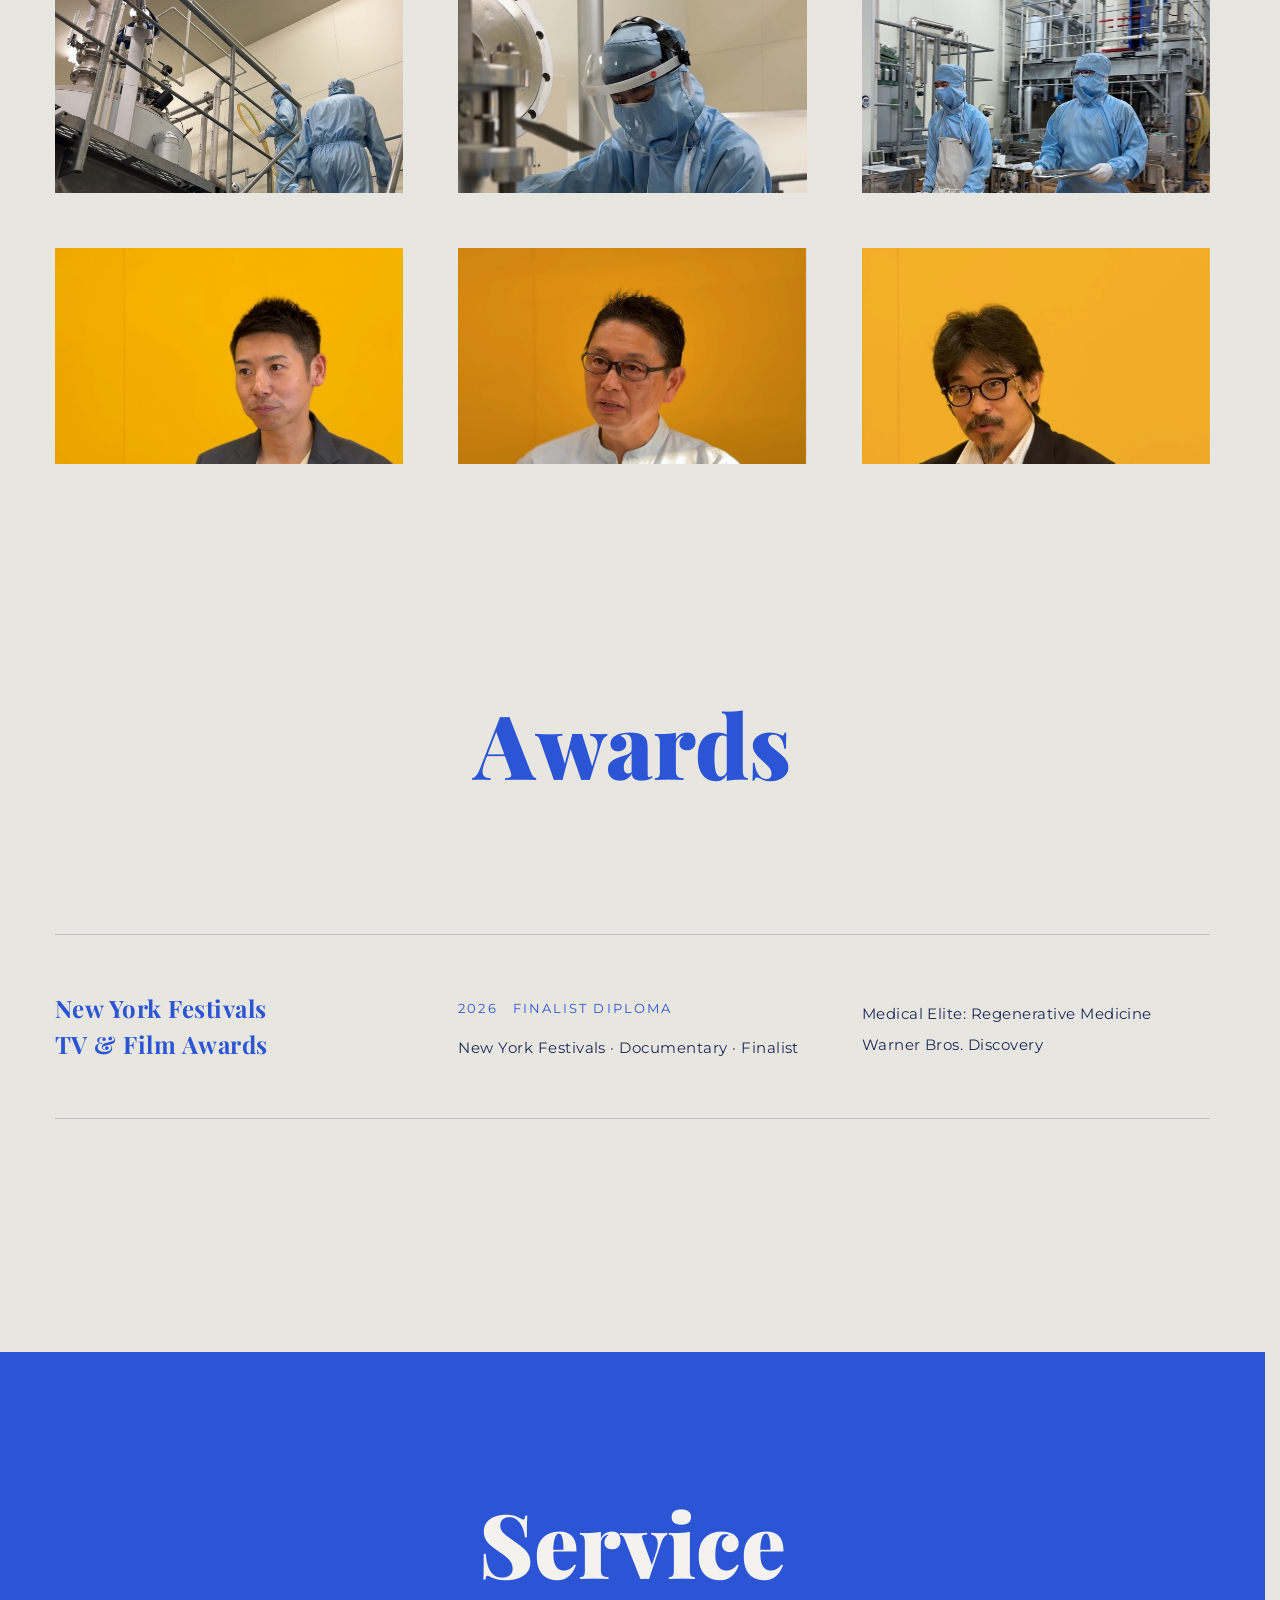
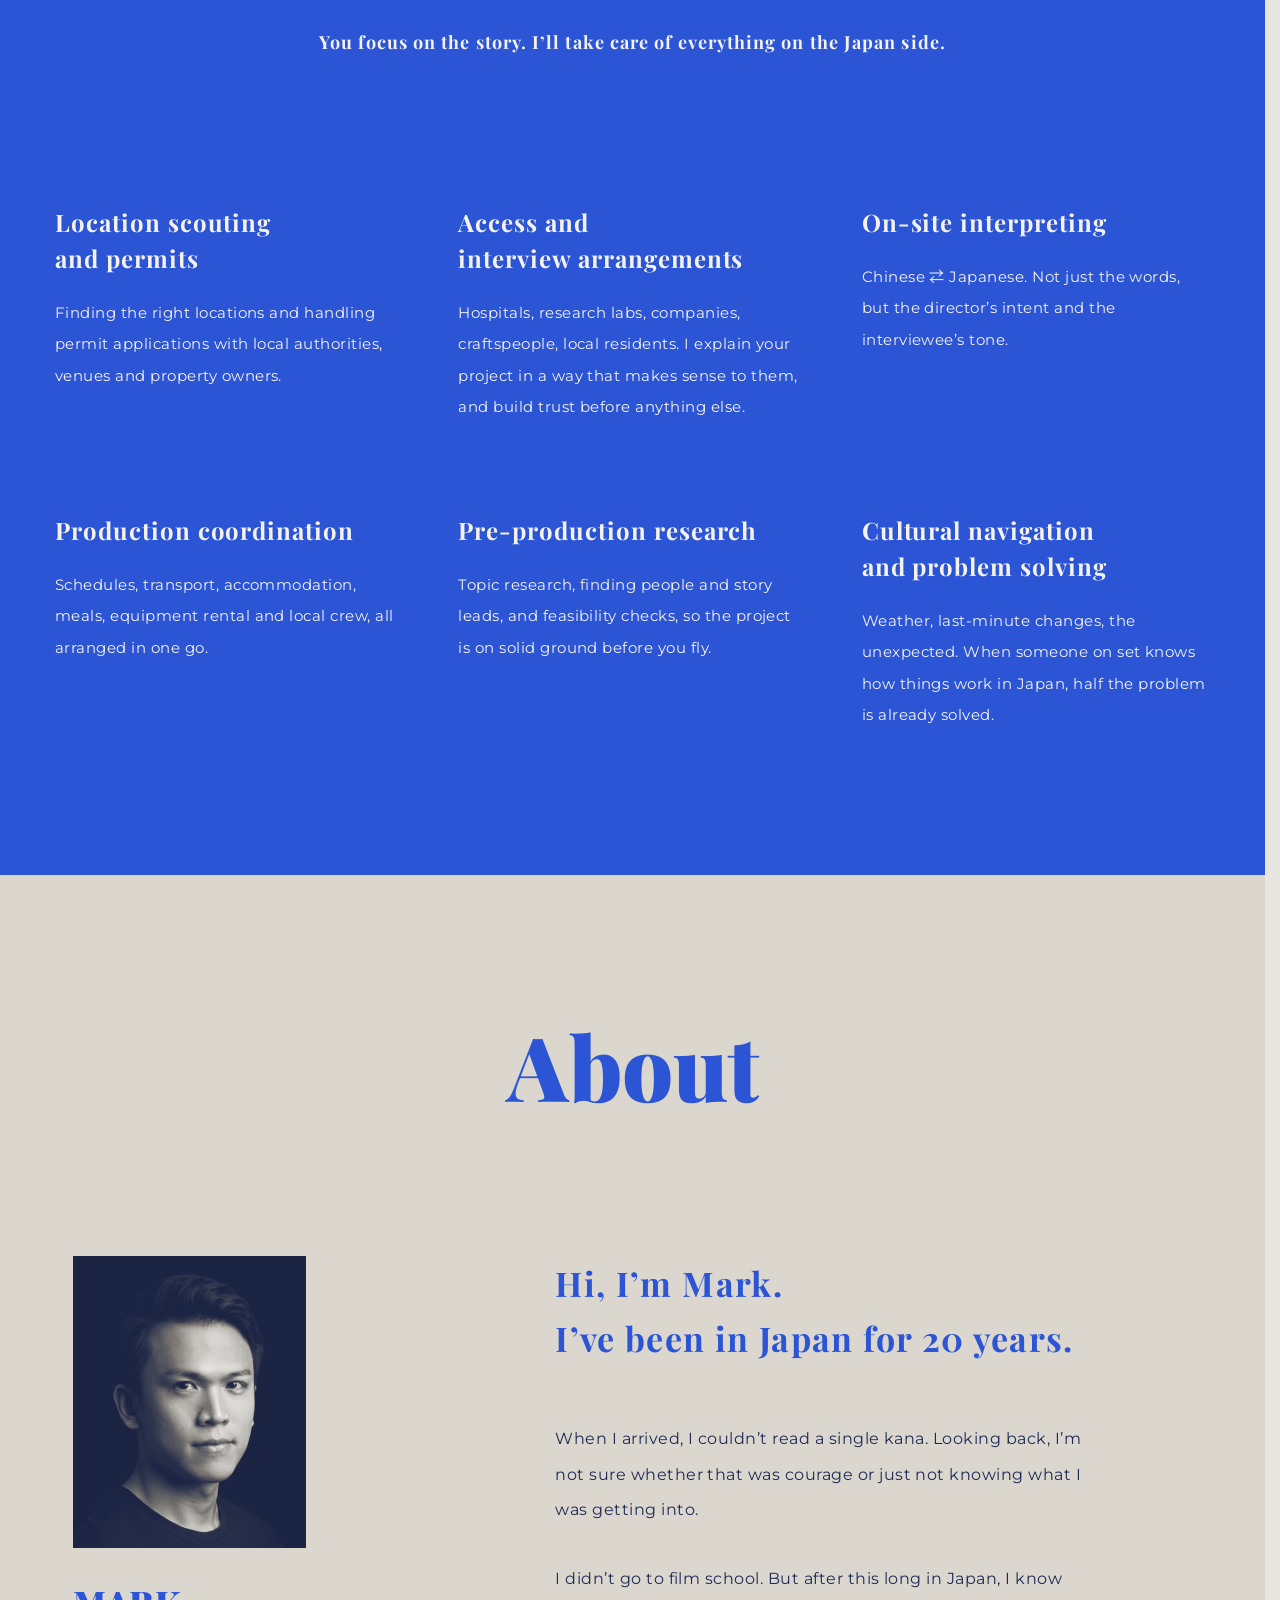
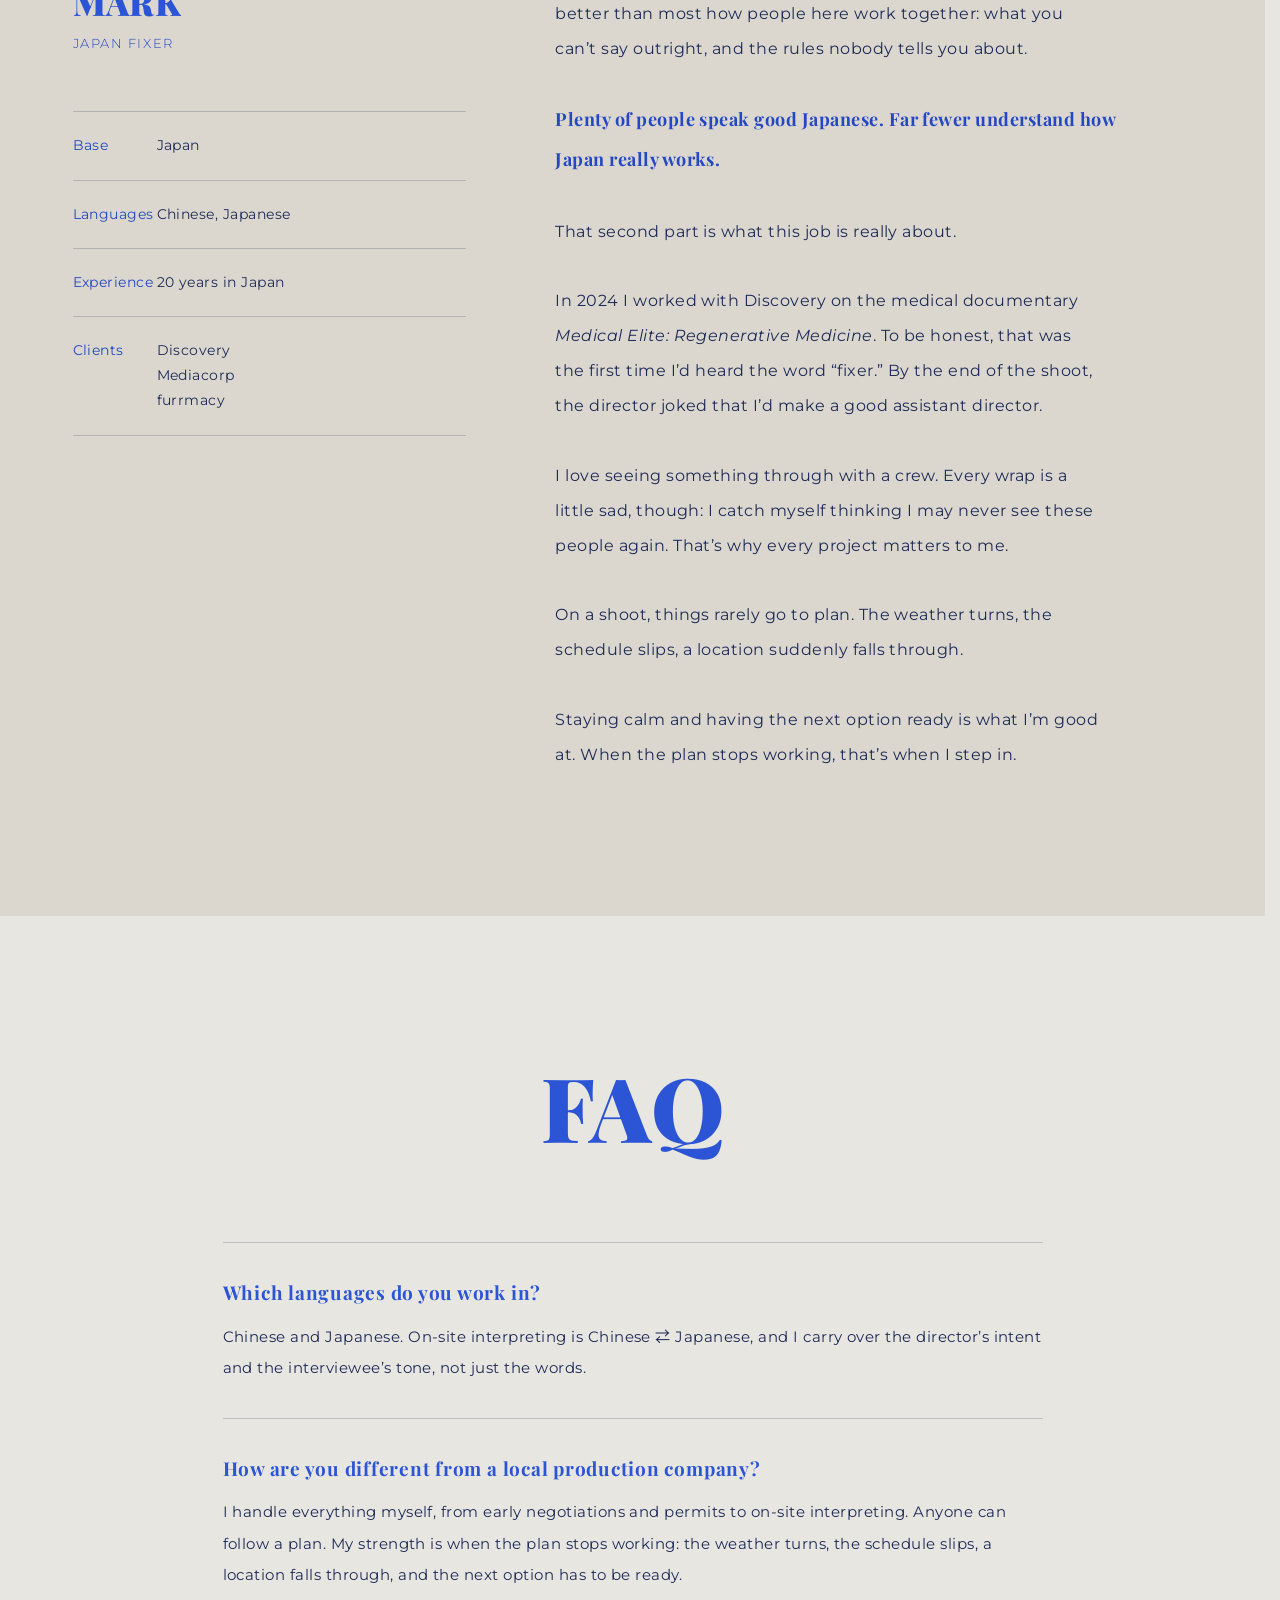
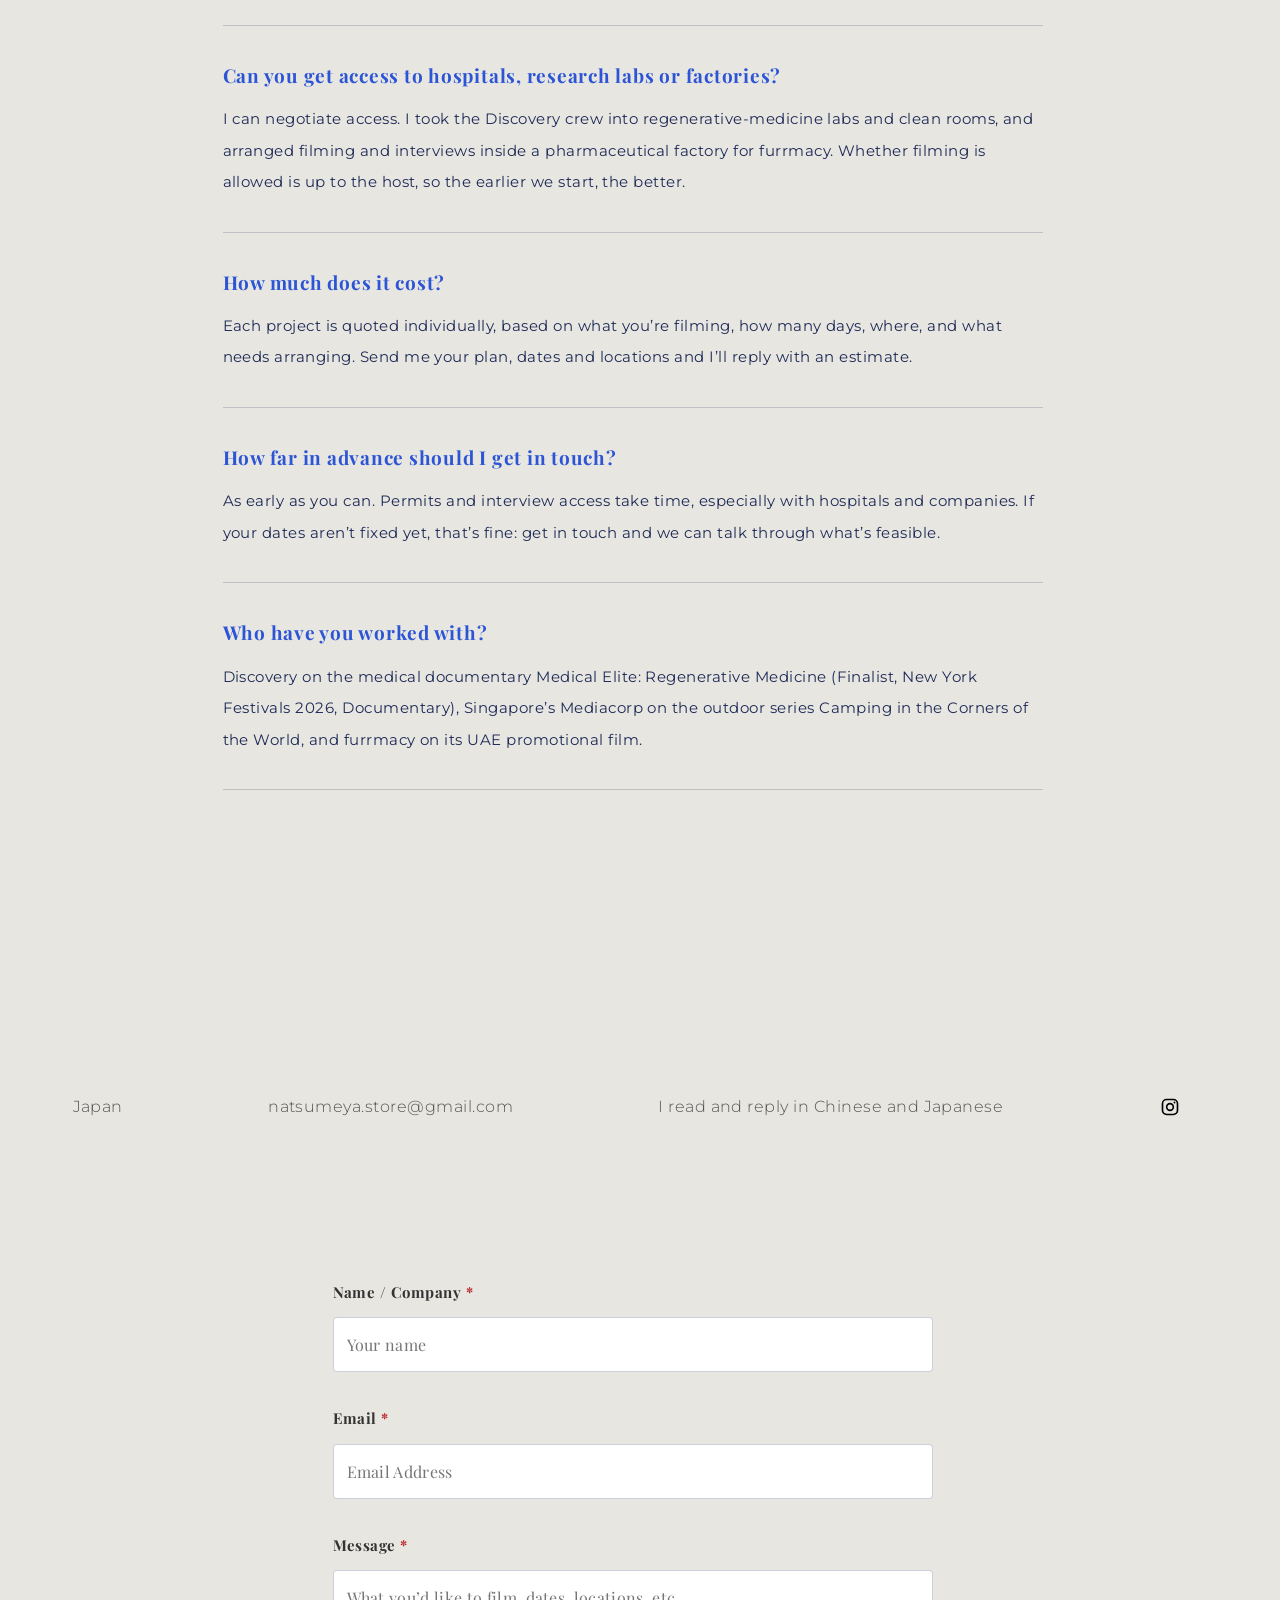
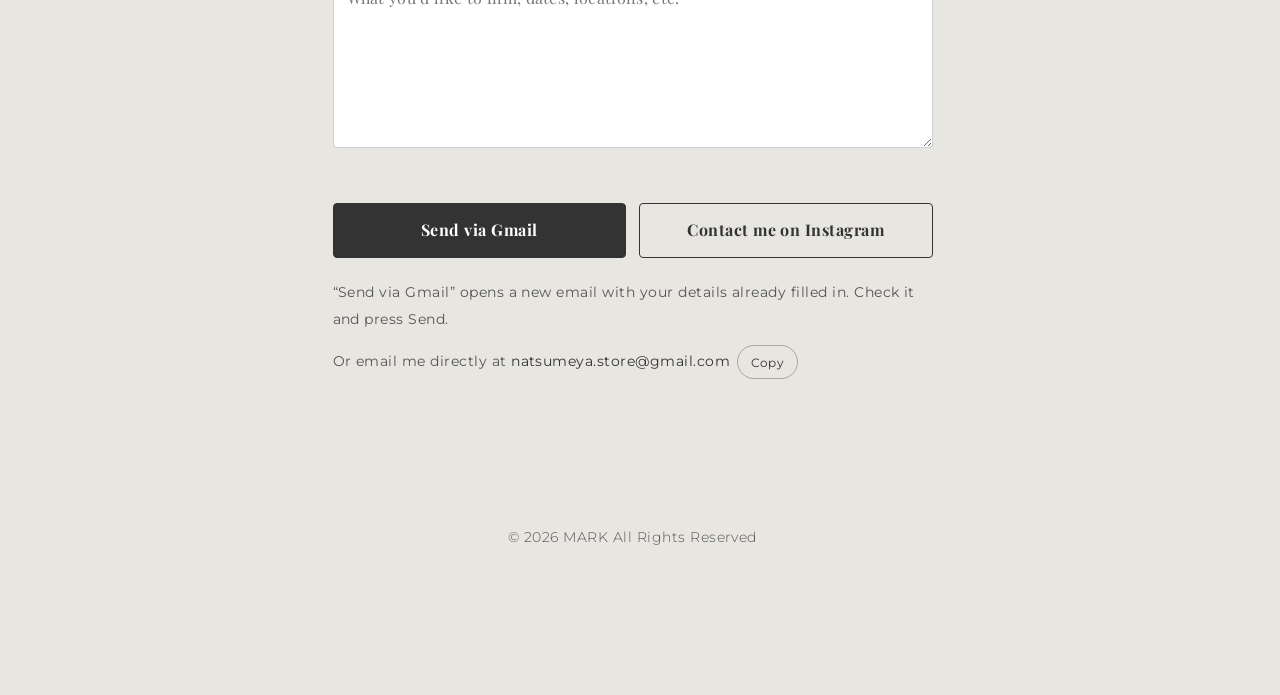
<file: en/index.html>
<!DOCTYPE html>
<html lang="en" data-lang="en">
<head>
<meta charset="utf-8">
<meta name="viewport" content="width=device-width, initial-scale=1">
<title>MARK — Chinese-speaking Japan Fixer | Production coordination in Japan</title>
<meta name="description" content="MARK is a Chinese-speaking fixer who has lived in Japan for 20 years, offering filming permits, interview access, Chinese–Japanese interpreting and production coordination for overseas crews. Credits: Discovery, Mediacorp, furrmacy.">
<meta property="og:title" content="MARK — Chinese-speaking Japan Fixer">
<meta property="og:description" content="A fixer who has lived in Japan for 20 years, helping overseas crews turn their plans into shoots that work here.">
<meta property="og:type" content="website">
<meta property="og:image" content="https://tsao1989-rgb.github.io/mark-japanfixer/images/og-top.jpg">
<meta property="og:image:width" content="2400">
<meta property="og:image:height" content="1260">
<meta property="og:image:alt" content="MARK — Chinese-speaking Japan Fixer. A fixer who has lived in Japan for 20 years, helping overseas crews turn their plans into shoots that work here.">
<meta name="twitter:card" content="summary_large_image">
<meta name="twitter:image" content="https://tsao1989-rgb.github.io/mark-japanfixer/images/og-top.jpg">
<meta property="og:url" content="https://tsao1989-rgb.github.io/mark-japanfixer/en/">
<link rel="canonical" href="https://tsao1989-rgb.github.io/mark-japanfixer/en/">
<link rel="alternate" hreflang="zh-Hant" href="https://tsao1989-rgb.github.io/mark-japanfixer/">
<link rel="alternate" hreflang="ja" href="https://tsao1989-rgb.github.io/mark-japanfixer/ja/">
<link rel="alternate" hreflang="en" href="https://tsao1989-rgb.github.io/mark-japanfixer/en/">
<link rel="alternate" hreflang="x-default" href="https://tsao1989-rgb.github.io/mark-japanfixer/">
<meta property="og:locale" content="en_US">
<meta name="google-site-verification" content="N3PMjcB4LXIpCwhLcxJWT-RzlyJt9_mUZzKGl9eKACs">
<link rel="sitemap" type="application/xml" href="https://tsao1989-rgb.github.io/mark-japanfixer/sitemap.xml">
<!-- 結構化資料：讓搜尋引擎與 AI 認得「MARK 是誰、做什麼、做過哪些作品」 -->
<script type="application/ld+json">
{
  "@context": "https://schema.org",
  "@graph": [
    {
      "@type": "WebSite",
      "@id": "https://tsao1989-rgb.github.io/mark-japanfixer/#website",
      "url": "https://tsao1989-rgb.github.io/mark-japanfixer/",
      "name": "MARK — Japan Fixer",
      "inLanguage": [
        "zh-Hant",
        "ja",
        "en"
      ],
      "about": {
        "@id": "https://tsao1989-rgb.github.io/mark-japanfixer/#mark"
      }
    },
    {
      "@type": "Person",
      "@id": "https://tsao1989-rgb.github.io/mark-japanfixer/#mark",
      "name": "Mark",
      "alternateName": [
        "MARK",
        "MARK Japan Fixer",
        "日本中文 Fixer MARK"
      ],
      "jobTitle": "Japan Fixer / Production Coordinator",
      "description": "A Chinese-speaking fixer who has lived in Japan for 20 years. Helps overseas film and TV crews shoot in Japan: location scouting and permits, interview access, Chinese–Japanese interpreting and production coordination.",
      "url": "https://tsao1989-rgb.github.io/mark-japanfixer/",
      "image": "https://tsao1989-rgb.github.io/mark-japanfixer/images/mark-portrait.jpg",
      "email": "mailto:natsumeya.store@gmail.com",
      "knowsLanguage": [
        "zh-Hant",
        "ja"
      ],
      "workLocation": {
        "@type": "Country",
        "name": "Japan"
      },
      "award": "New York Festivals TV & Film Awards 2026 — Documentary, Finalist (Medical Elite: Regenerative Medicine)",
      "sameAs": [
        "https://www.instagram.com/hsiu.n.t/"
      ]
    },
    {
      "@type": "ProfessionalService",
      "@id": "https://tsao1989-rgb.github.io/mark-japanfixer/#service",
      "name": "MARK — Japan Fixer（日本中文 Fixer）",
      "description": "Japan fixer and local production coordination for overseas crews, in Chinese and Japanese.",
      "url": "https://tsao1989-rgb.github.io/mark-japanfixer/",
      "image": "https://tsao1989-rgb.github.io/mark-japanfixer/images/og-top.jpg",
      "email": "natsumeya.store@gmail.com",
      "founder": {
        "@id": "https://tsao1989-rgb.github.io/mark-japanfixer/#mark"
      },
      "areaServed": {
        "@type": "Country",
        "name": "Japan"
      },
      "availableLanguage": [
        "zh-Hant",
        "ja"
      ],
      "serviceType": [
        "Location scouting and filming permits",
        "Interview access and arrangements",
        "On-site interpreting (Chinese ⇄ Japanese)",
        "Production coordination",
        "Pre-production research",
        "Cultural navigation and on-set problem solving"
      ],
      "sameAs": [
        "https://www.instagram.com/hsiu.n.t/"
      ]
    },
    {
      "@type": "CreativeWork",
      "name": "Medical Elite: Regenerative Medicine",
      "alternateName": "醫療先鋒：再生醫學",
      "genre": "Medical documentary",
      "dateCreated": "2024",
      "productionCompany": {
        "@type": "Organization",
        "name": "Warner Bros. Discovery"
      },
      "award": "New York Festivals TV & Film Awards 2026 — Documentary, Finalist Diploma",
      "contributor": {
        "@id": "https://tsao1989-rgb.github.io/mark-japanfixer/#mark"
      },
      "sameAs": "https://www.youtube.com/watch?v=JxVk7_Kpvt0"
    },
    {
      "@type": "TVSeries",
      "name": "Camping in the Corners of the World",
      "alternateName": "在世界的角落紮營",
      "genre": "Outdoor travel",
      "dateCreated": "2026",
      "productionCompany": {
        "@type": "Organization",
        "name": "Mediacorp"
      },
      "contributor": {
        "@id": "https://tsao1989-rgb.github.io/mark-japanfixer/#mark"
      }
    },
    {
      "@type": "CreativeWork",
      "name": "furrmacy UAE Promotional Film",
      "alternateName": "furrmacy 阿聯酋宣傳影片",
      "genre": "Brand promotional film",
      "dateCreated": "2026",
      "producer": {
        "@type": "Organization",
        "name": "furrmacy"
      },
      "contributor": {
        "@id": "https://tsao1989-rgb.github.io/mark-japanfixer/#mark"
      }
    },
    {
      "@type": "FAQPage",
      "@id": "https://tsao1989-rgb.github.io/mark-japanfixer/en/#faq",
      "inLanguage": "en",
      "mainEntity": [
        {
          "@type": "Question",
          "name": "Which languages do you work in?",
          "acceptedAnswer": {
            "@type": "Answer",
            "text": "Chinese and Japanese. On-site interpreting is Chinese ⇄ Japanese, and I carry over the director’s intent and the interviewee’s tone, not just the words."
          }
        },
        {
          "@type": "Question",
          "name": "How are you different from a local production company?",
          "acceptedAnswer": {
            "@type": "Answer",
            "text": "I handle everything myself, from early negotiations and permits to on-site interpreting. Anyone can follow a plan. My strength is when the plan stops working: the weather turns, the schedule slips, a location falls through, and the next option has to be ready."
          }
        },
        {
          "@type": "Question",
          "name": "Can you get access to hospitals, research labs or factories?",
          "acceptedAnswer": {
            "@type": "Answer",
            "text": "I can negotiate access. I took the Discovery crew into regenerative-medicine labs and clean rooms, and arranged filming and interviews inside a pharmaceutical factory for furrmacy. Whether filming is allowed is up to the host, so the earlier we start, the better."
          }
        },
        {
          "@type": "Question",
          "name": "How much does it cost?",
          "acceptedAnswer": {
            "@type": "Answer",
            "text": "Each project is quoted individually, based on what you’re filming, how many days, where, and what needs arranging. Send me your plan, dates and locations and I’ll reply with an estimate."
          }
        },
        {
          "@type": "Question",
          "name": "How far in advance should I get in touch?",
          "acceptedAnswer": {
            "@type": "Answer",
            "text": "As early as you can. Permits and interview access take time, especially with hospitals and companies. If your dates aren’t fixed yet, that’s fine: get in touch and we can talk through what’s feasible."
          }
        },
        {
          "@type": "Question",
          "name": "Who have you worked with?",
          "acceptedAnswer": {
            "@type": "Answer",
            "text": "Discovery on the medical documentary Medical Elite: Regenerative Medicine (Finalist, New York Festivals 2026, Documentary), Singapore’s Mediacorp on the outdoor series Camping in the Corners of the World, and furrmacy on its UAE promotional film."
          }
        }
      ]
    }
  ]
}
</script>
<link rel="icon" href="data:image/svg+xml,%3Csvg xmlns='http://www.w3.org/2000/svg' viewBox='0 0 64 64'%3E%3Crect width='64' height='64' fill='%23000'/%3E%3Ctext x='32' y='46' font-family='Georgia,serif' font-size='38' font-weight='700' text-anchor='middle' fill='%23eee'%3EM%3C/text%3E%3C/svg%3E">
<link rel="preconnect" href="https://fonts.googleapis.com">
<link rel="preconnect" href="https://fonts.gstatic.com" crossorigin>
<link rel="stylesheet" href="https://fonts.googleapis.com/css2?family=Montserrat:wght@300;400&family=Noto+Sans+JP:wght@300;400&family=Noto+Sans+TC:wght@300;400&family=Noto+Serif+JP:wght@700&family=Noto+Serif+TC:wght@700&family=Playfair+Display:wght@700;900&display=swap" media="print" onload="this.media='all'">
<noscript><link rel="stylesheet" href="https://fonts.googleapis.com/css2?family=Montserrat:wght@300;400&family=Noto+Sans+JP:wght@300;400&family=Noto+Sans+TC:wght@300;400&family=Noto+Serif+JP:wght@700&family=Noto+Serif+TC:wght@700&family=Playfair+Display:wght@700;900&display=swap"></noscript>
<link rel="stylesheet" href="../style.css?v=23">
</head>
<body>

<header class="site-header">
  <div class="header-in">
    <a class="logo" href="#top" aria-label="MARK">M</a>
    <nav class="nav" id="siteNav" aria-label="Menu">
      <a href="#work">Work</a>
      <a href="#awards" class="nav-optional">Awards</a>
      <a href="#service">Service</a>
      <a href="#about">About</a>
      <a href="#faq" class="nav-optional">FAQ</a>
      <a href="#contact">Contact</a>
      <div class="lang-switch" role="group" aria-label="Language">
        <a href="../" data-set-lang="zh" lang="zh-Hant" hreflang="zh-Hant">中文</a>
        <a href="../ja/" data-set-lang="ja" lang="ja" hreflang="ja">日本語</a>
        <a href="../en/" data-set-lang="en" lang="en" hreflang="en" aria-current="page">EN</a>
      </div>
    </nav>
    <div class="lang-switch lang-switch--m" role="group" aria-label="Language">
      <a href="../" data-set-lang="zh" lang="zh-Hant" hreflang="zh-Hant">中文</a>
      <a href="../ja/" data-set-lang="ja" lang="ja" hreflang="ja">日本語</a>
      <a href="../en/" data-set-lang="en" lang="en" hreflang="en" aria-current="page">EN</a>
    </div>
    <button type="button" class="menu-btn" id="menuBtn" aria-expanded="false" aria-controls="siteNav">Menu</button>
  </div>
</header>

<main>

<!-- ============ HERO ============ -->
<section class="hero">
  <h1>MARK<span class="hero-tag"><span data-l="en">Chinese-speaking Japan Fixer</span></span></h1>
  <p class="hero-sub">
    
    <span data-l="en">A fixer who has lived in Japan for 20 years. <br>I help overseas crews turn their plans into shoots that work here.</span>
  </p>
</section>

<!-- ============ WORK ============ -->
<section class="work" id="work">
  <div class="work-head">
    <h2 class="sec-title reveal">Work</h2>
    <!-- 作品分類：只顯示有作品的類型；少於兩類時整排隱藏 -->
    <div class="filter reveal" id="workFilter" role="group" aria-label="依類型篩選作品" hidden>
      <div class="filter-in">
          <button type="button" class="filter-btn" data-filter="all" aria-pressed="true" aria-controls="workList"><span data-l="en">All</span></button>
          <button type="button" class="filter-btn" data-filter="documentary" aria-pressed="false" aria-controls="workList"><span data-l="en">Documentary</span></button>
          <button type="button" class="filter-btn" data-filter="tv" aria-pressed="false" aria-controls="workList"><span data-l="en">TV</span></button>
          <button type="button" class="filter-btn" data-filter="brand" aria-pressed="false" aria-controls="workList"><span data-l="en">Brand &amp; Commercial</span></button>
          <button type="button" class="filter-btn" data-filter="news" aria-pressed="false" aria-controls="workList"><span data-l="en">News &amp; Features</span></button>
      </div>
    </div>
    <p class="sr-only" id="filterStatus" role="status"></p>
  </div>

  <div class="work-list" id="workList">
  <!-- 01 Discovery -->
  <article class="project reveal" data-cat="documentary">
    <header class="p-head">
      <div>
        <h2 class="p-title">
          
          <span data-l="en">Medical Elite: Regenerative Medicine</span>
        </h2>
        <p class="p-cap">Discovery (2024)　<span data-l="en">Medical documentary</span></p>
        <p class="p-award"><a href="#awards">New York Festivals TV &amp; Film Awards 2026　Finalist</a></p>
      </div>
      <p class="p-desc">
        
        <span data-l="en">Shoot coordination for a Discovery Channel medical documentary, taking the crew into regenerative-medicine labs, cleanrooms and clinics.</span>
        <a class="p-video" href="https://www.youtube.com/watch?v=JxVk7_Kpvt0" data-youtube="JxVk7_Kpvt0">▶ <span data-l="en">Watch the full episode (44 min)</span></a>
      </p>
      <div class="p-role">
        <p class="p-role-label"><span data-l="en">MARK’s role</span></p>
        <p>
          
          <span data-l="en">Access to hospitals and research labs<br>Filming permits<br>On-site interpreting (Chinese ⇄ Japanese)<br>Scheduling and shoot coordination</span>
        </p>
      </div>
    </header>
    <!-- 第一排：無塵室　第二排：研究室 -->
    <div class="grid">
      <button class="cell" data-full="../images/discovery-1.jpg"><img src="../images/thumb/discovery-1.jpg" loading="lazy" decoding="async" alt="攝影團隊在無塵設施外拍攝身穿無塵衣的工作人員" style="--x:50%"></button>
      <button class="cell" data-full="../images/discovery-2.jpg"><img src="../images/thumb/discovery-2.jpg" loading="lazy" decoding="async" alt="身穿無塵衣、手持攝影機的拍攝團隊" style="--x:8%"></button>
      <button class="cell" data-full="../images/discovery-3.jpg"><img src="../images/thumb/discovery-3.jpg" loading="lazy" decoding="async" alt="在無塵室內拍攝研究人員操作儀器" style="--x:50%"></button>
      <button class="cell" data-full="../images/discovery-4.jpg"><img src="../images/thumb/discovery-4.jpg" loading="lazy" decoding="async" alt="研究室內拍攝實驗作業" style="--x:50%"></button>
      <button class="cell" data-full="../images/discovery-5.jpg"><img src="../images/thumb/discovery-5.jpg" loading="lazy" decoding="async" alt="藍色燈光下的實驗設施拍攝現場" style="--x:50%"></button>
      <button class="cell" data-full="../images/discovery-6.jpg"><img src="../images/thumb/discovery-6.jpg" loading="lazy" decoding="async" alt="研究室內多機拍攝研究人員" style="--x:50%"></button>
    </div>
  </article>

  <!-- 02 Mediacorp -->
  <article class="project reveal" data-cat="tv">
    <header class="p-head">
      <div>
        <h2 class="p-title">
          
          <span data-l="en">Camping in the Corners of the World</span>
        </h2>
        <p class="p-cap">Mediacorp (2026)　<span data-l="en">TV programme · Outdoor travel</span></p>
      </div>
      <p class="p-desc">
        
        <span data-l="en">Japan shoot for an outdoor series from Singapore’s Mediacorp. Rice fields, misty mountain forests, night-time campsites and local craftspeople at work: places tourists never reach.</span>
      </p>
      <div class="p-role">
        <p class="p-role-label"><span data-l="en">MARK’s role</span></p>
        <p>
          
          <span data-l="en">Location scouting and negotiation<br>Liaison with residents and local businesses<br>On-site interpreting (Chinese ⇄ Japanese)<br>Transport and accommodation</span>
        </p>
      </div>
    </header>
    <!-- 第一排：白天的稻田（霧→放晴）　第二排：山林→室內→夜晚 -->
    <div class="grid">
      <button class="cell" data-full="../images/mediacorp-1.jpg"><img src="../images/thumb/mediacorp-1.jpg" loading="lazy" decoding="async" alt="起霧的山谷稻田裡拍攝中的團隊" style="--y:60%"></button>
      <button class="cell" data-full="../images/mediacorp-2.jpg"><img src="../images/thumb/mediacorp-2.jpg" loading="lazy" decoding="async" alt="攝影團隊在稻田裡拍攝" style="--y:62%"></button>
      <button class="cell" data-full="../images/mediacorp-3.jpg"><img src="../images/thumb/mediacorp-3.jpg" loading="lazy" decoding="async" alt="藍天下的金黃稻田與兩張露營椅" style="--y:58%"></button>
      <button class="cell" data-full="../images/mediacorp-4.jpg"><img src="../images/thumb/mediacorp-4.jpg" loading="lazy" decoding="async" alt="起霧的山林前拍攝中的團隊" style="--y:92%"></button>
      <button class="cell" data-full="../images/mediacorp-5.jpg"><img src="../images/thumb/mediacorp-5.jpg" loading="lazy" decoding="async" alt="傳統建築內拍攝職人製作料理" style="--y:46%"></button>
      <button class="cell" data-full="../images/mediacorp-6.jpg"><img src="../images/thumb/mediacorp-6.jpg" loading="lazy" decoding="async" alt="夜間森林營地的拍攝現場" style="--y:78%"></button>
    </div>
  </article>

  <!-- 03 furrmacy -->
  <article class="project reveal" data-cat="brand">
    <header class="p-head">
      <div>
        <h2 class="p-title">
          
          <span data-l="en">furrmacy UAE Promotional Film</span>
        </h2>
        <p class="p-cap">furrmacy (2026)　<span data-l="en">Brand promotional film</span></p>
      </div>
      <p class="p-desc">
        
        <span data-l="en">Japan shoot for furrmacy’s promotional film for the UAE: filming in a pharmaceutical plant’s cleanroom, plus interviews with its R&amp;D and medical leads.</span>
      </p>
      <div class="p-role">
        <p class="p-role-label"><span data-l="en">MARK’s role</span></p>
        <p>
          
          <span data-l="en">Negotiating access to the factory<br>Interview setup<br>On-site interpreting (Chinese ⇄ Japanese)<br>Shoot coordination</span>
        </p>
      </div>
    </header>
    <!-- 第一排：工廠製造現場　第二排：黃色背景訪談 -->
    <div class="grid">
      <button class="cell" data-full="../images/furrmacy-1.jpg"><img class="still" src="../images/thumb/furrmacy-1.jpg" loading="lazy" decoding="async" alt="製藥工廠內身穿無塵衣的作業人員" style="--x:35%"></button>
      <button class="cell" data-full="../images/furrmacy-2.jpg"><img class="still" src="../images/thumb/furrmacy-2.jpg" loading="lazy" decoding="async" alt="作業人員操作製造設備" style="--x:64%"></button>
      <button class="cell" data-full="../images/furrmacy-3.jpg"><img class="still" src="../images/thumb/furrmacy-3.jpg" loading="lazy" decoding="async" alt="無塵室內兩位作業人員" style="--x:100%"></button>
      <button class="cell" data-full="../images/furrmacy-4.jpg"><img class="still" src="../images/thumb/furrmacy-4.jpg" loading="lazy" decoding="async" alt="黃色背景前的訪談畫面" style="--x:57%"></button>
      <button class="cell" data-full="../images/furrmacy-5.jpg"><img class="still" src="../images/thumb/furrmacy-5.jpg" loading="lazy" decoding="async" alt="身穿白袍的受訪者" style="--x:100%"></button>
      <button class="cell" data-full="../images/furrmacy-6.jpg"><img class="still" src="../images/thumb/furrmacy-6.jpg" loading="lazy" decoding="async" alt="黃色背景前的訪談畫面" style="--x:100%;--z:1.5"></button>
    </div>
  </article>
  </div>

</section>

<!-- ============ AWARDS ============ -->
<section class="awards" id="awards">
  <h2 class="sec-title reveal">Awards</h2>
  <div class="award-list reveal">
    <div class="award">
      <p class="award-name">New York Festivals<br>TV &amp; Film Awards</p>
      <div class="award-result">
        <b>2026　Finalist Diploma</b>
        <p><span data-l="en">New York Festivals · Documentary · Finalist</span></p>
      </div>
      <div class="award-work">
        <p></p>
        <p>Medical Elite: Regenerative Medicine<br>Warner Bros. Discovery</p>
      </div>
    </div>
  </div>
</section>

<!-- ============ SERVICE ============ -->
<section class="block" id="service">
  <h2 class="sec-title reveal">Service</h2>
  <p class="sec-sub">
    
    <span data-l="en">You focus on the story. I’ll take care of everything on the Japan side.</span>
  </p>
  <div class="grid text-grid">
    <div class="item reveal">
      <h3><span data-l="en">Location scouting and permits</span></h3>
      <p><span data-l="en">Finding the right locations and handling permit applications with local authorities, venues and property owners.</span></p>
    </div>
    <div class="item reveal">
      <h3><span data-l="en">Access and interview arrangements</span></h3>
      <p><span data-l="en">Hospitals, research labs, companies, craftspeople, local residents. I explain your project in a way that makes sense to them, and build trust before anything else.</span></p>
    </div>
    <div class="item reveal">
      <h3><span data-l="en">On-site interpreting</span></h3>
      <p><span data-l="en">Chinese ⇄ Japanese. Not just the words, but the director’s intent and the interviewee’s tone.</span></p>
    </div>
    <div class="item reveal">
      <h3><span data-l="en">Production coordination</span></h3>
      <p><span data-l="en">Schedules, transport, accommodation, meals, equipment rental and local crew, all arranged in one go.</span></p>
    </div>
    <div class="item reveal">
      <h3><span data-l="en">Pre-production research</span></h3>
      <p><span data-l="en">Topic research, finding people and story leads, and feasibility checks, so the project is on solid ground before you fly.</span></p>
    </div>
    <div class="item reveal">
      <h3><span data-l="en">Cultural navigation and problem solving</span></h3>
      <p><span data-l="en">Weather, last-minute changes, the unexpected. When someone on set knows how things work in Japan, half the problem is already solved.</span></p>
    </div>
  </div>
</section>

<!-- ============ ABOUT ============ -->
<section class="block" id="about">
  <h2 class="sec-title reveal">About</h2>
  <div class="about-grid">
    <aside class="about-side reveal">
      <figure class="portrait">
        <img src="../images/mark-portrait.jpg?v=2" srcset="../images/mark-portrait.jpg?v=2 466w, ../images/mark-portrait@3x.jpg?v=2 699w" sizes="233px" width="466" height="583" loading="lazy" decoding="async" alt="Portrait of MARK" data-alt-zh="MARK 的肖像照" data-alt-ja="MARK のポートレート" data-alt-en="Portrait of MARK">
      </figure>
      <p class="about-name">MARK</p>
      <p class="about-role">JAPAN FIXER</p>
      <dl class="facts">
        <div><dt><span data-l="en">Base</span></dt><dd><span data-l="en">Japan</span></dd></div>
        <div><dt><span data-l="en">Languages</span></dt><dd><span data-l="en">Chinese, Japanese</span></dd></div>
        <div><dt><span data-l="en">Experience</span></dt><dd><span data-l="en">20 years in Japan</span></dd></div>
        <div><dt><span data-l="en">Clients</span></dt><dd>Discovery<br>Mediacorp<br>furrmacy</dd></div>
      </dl>
    </aside>

    <article class="essay">
      <!-- 中文 -->
      
      <!-- 日本語 -->
      
      <div data-l="en">
        <h3>Hi, I’m Mark.<br>I’ve been in Japan for 20 years.</h3>
        <p>When I arrived, I couldn’t read a single kana. Looking back, I’m not sure whether that was courage or just not knowing what I was getting into.</p>
        <p>I didn’t go to film school. But after this long in Japan, I know better than most how people here work together: what you can’t say outright, and the rules nobody tells you about.</p>
        <p class="quote">Plenty of people speak good Japanese. Far fewer understand how Japan really works.</p>
        <p>That second part is what this job is really about.</p>
        <p>In 2024 I worked with Discovery on the medical documentary <i>Medical Elite: Regenerative Medicine</i>. To be honest, that was the first time I’d heard the word “fixer.” By the end of the shoot, the director joked that I’d make a good assistant director.</p>
        <p>I love seeing something through with a crew. Every wrap is a little sad, though: I catch myself thinking I may never see these people again. That’s why every project matters to me.</p>
        <p>On a shoot, things rarely go to plan. The weather turns, the schedule slips, a location suddenly falls through.</p>
        <p>Staying calm and having the next option ready is what I’m good at. When the plan stops working, that’s when I step in.</p>
      </div>
    </article>
  </div>
</section>

<!-- ============ FAQ ============ -->
<section class="block" id="faq">
  <h2 class="sec-title reveal">FAQ</h2>
  <div class="faq-list">
    <div class="faq-item reveal">
      <h3><span data-l="en">Which languages do you work in?</span></h3>
      <p><span data-l="en">Chinese and Japanese. On-site interpreting is Chinese ⇄ Japanese, and I carry over the director’s intent and the interviewee’s tone, not just the words.</span></p>
    </div>
    <div class="faq-item reveal">
      <h3><span data-l="en">How are you different from a local production company?</span></h3>
      <p><span data-l="en">I handle everything myself, from early negotiations and permits to on-site interpreting. Anyone can follow a plan. My strength is when the plan stops working: the weather turns, the schedule slips, a location falls through, and the next option has to be ready.</span></p>
    </div>
    <div class="faq-item reveal">
      <h3><span data-l="en">Can you get access to hospitals, research labs or factories?</span></h3>
      <p><span data-l="en">I can negotiate access. I took the Discovery crew into regenerative-medicine labs and clean rooms, and arranged filming and interviews inside a pharmaceutical factory for furrmacy. Whether filming is allowed is up to the host, so the earlier we start, the better.</span></p>
    </div>
    <div class="faq-item reveal">
      <h3><span data-l="en">How much does it cost?</span></h3>
      <p><span data-l="en">Each project is quoted individually, based on what you’re filming, how many days, where, and what needs arranging. Send me your plan, dates and locations and I’ll reply with an estimate.</span></p>
    </div>
    <div class="faq-item reveal">
      <h3><span data-l="en">How far in advance should I get in touch?</span></h3>
      <p><span data-l="en">As early as you can. Permits and interview access take time, especially with hospitals and companies. If your dates aren’t fixed yet, that’s fine: get in touch and we can talk through what’s feasible.</span></p>
    </div>
    <div class="faq-item reveal">
      <h3><span data-l="en">Who have you worked with?</span></h3>
      <p><span data-l="en">Discovery on the medical documentary Medical Elite: Regenerative Medicine (Finalist, New York Festivals 2026, Documentary), Singapore’s Mediacorp on the outdoor series Camping in the Corners of the World, and furrmacy on its UAE promotional film.</span></p>
    </div>
  </div>
</section>

<!-- ============ CONTACT ============ -->
<section class="contact" id="contact">
  <div class="info">
    <p>Japan</p>
    <p><a id="mailLink" href="mailto:natsumeya.store@gmail.com">natsumeya.store@gmail.com</a></p>
    <p><span data-l="en">I read and reply in Chinese and Japanese</span></p>
    <ul class="social" id="social" aria-label="Social"></ul>
  </div>

  <form class="form" id="contactForm" novalidate>
    <label for="f-name"><span data-l="en">Name / Company</span> <b>*</b></label>
    <input id="f-name" aria-describedby="formError" name="name" type="text" required autocomplete="name" enterkeyhint="next" data-ph-zh="您的姓名" data-ph-ja="お名前" data-ph-en="Your name" placeholder="Your name">

    <label for="f-email">Email <b>*</b></label>
    <input id="f-email" aria-describedby="formError" name="email" type="email" required autocomplete="email" inputmode="email" autocapitalize="off" autocorrect="off" spellcheck="false" enterkeyhint="next" placeholder="Email Address">

    <label for="f-msg"><span data-l="en">Message</span> <b>*</b></label>
    <textarea id="f-msg" aria-describedby="formError" name="message" required data-ph-zh="想拍的內容、預計時間、地點等" data-ph-ja="撮影内容、時期、場所など" data-ph-en="What you’d like to film, dates, locations, etc." placeholder="What you’d like to film, dates, locations, etc."></textarea>

    <p class="form-error" id="formError" role="alert" hidden>
      
      <span data-l="en">Please fill in the fields marked * and check your email address.</span>
    </p>
    <div class="send-row">
      <a class="send send-primary" id="sendGmail" href="#" target="_blank" rel="noopener"><span data-l="en">Send via Gmail</span></a>
      <a class="send" id="igDm" href="https://www.instagram.com/hsiu.n.t/" data-app-href="https://ig.me/m/hsiu.n.t" target="_blank" rel="noopener"><span data-l="en">Contact me on Instagram</span></a>
    </div>
    <p class="form-hint">
      
      <span data-l="en">“Send via Gmail” opens a new email with your details already filled in. Check it and press Send.</span>
    </p>
    <p class="form-alt">
      <span data-l="en">Or email me directly at</span>
      <b class="mail-text">natsumeya.store@gmail.com</b>
      <button type="button" class="copy-mail"><span data-l="en">Copy</span></button>
      <span class="sr-only" id="copyStatus" role="status"></span>
    </p>
  </form>
</section>

</main>

<footer class="site-footer">
  <p>© <span id="year">2026</span> MARK All Rights Reserved</p>
</footer>

<!-- 手機版：右下角的聯絡按鈕 -->
<a href="#contact" class="fab" id="fab" aria-label="聯絡我">
  <svg viewBox="0 0 24 24" fill="none" stroke="currentColor" stroke-width="1.8" stroke-linecap="round" stroke-linejoin="round" aria-hidden="true"><path d="M20.5 11.5a8.5 8.5 0 0 1-12.4 7.6L3.5 20.5l1.4-4.4A8.5 8.5 0 1 1 20.5 11.5z"/></svg>
  <span class="fab-text" aria-hidden="true"><span data-l="en">Contact</span></span>
</a>

<div class="lightbox" id="lightbox" role="dialog" aria-modal="true" aria-label="放大檢視照片" aria-hidden="true">
  <button type="button" class="lb-close" aria-label="Close">×</button>
  <button type="button" class="lb-nav lb-prev" aria-label="Previous photo">‹</button>
  <img alt="">
  <button type="button" class="lb-nav lb-next" aria-label="Next photo">›</button>
  <p class="lb-count" aria-live="polite"></p>
  <div class="lb-video"></div>
</div>

<script src="../main.js?v=24"></script>
</body>
</html>
</file>
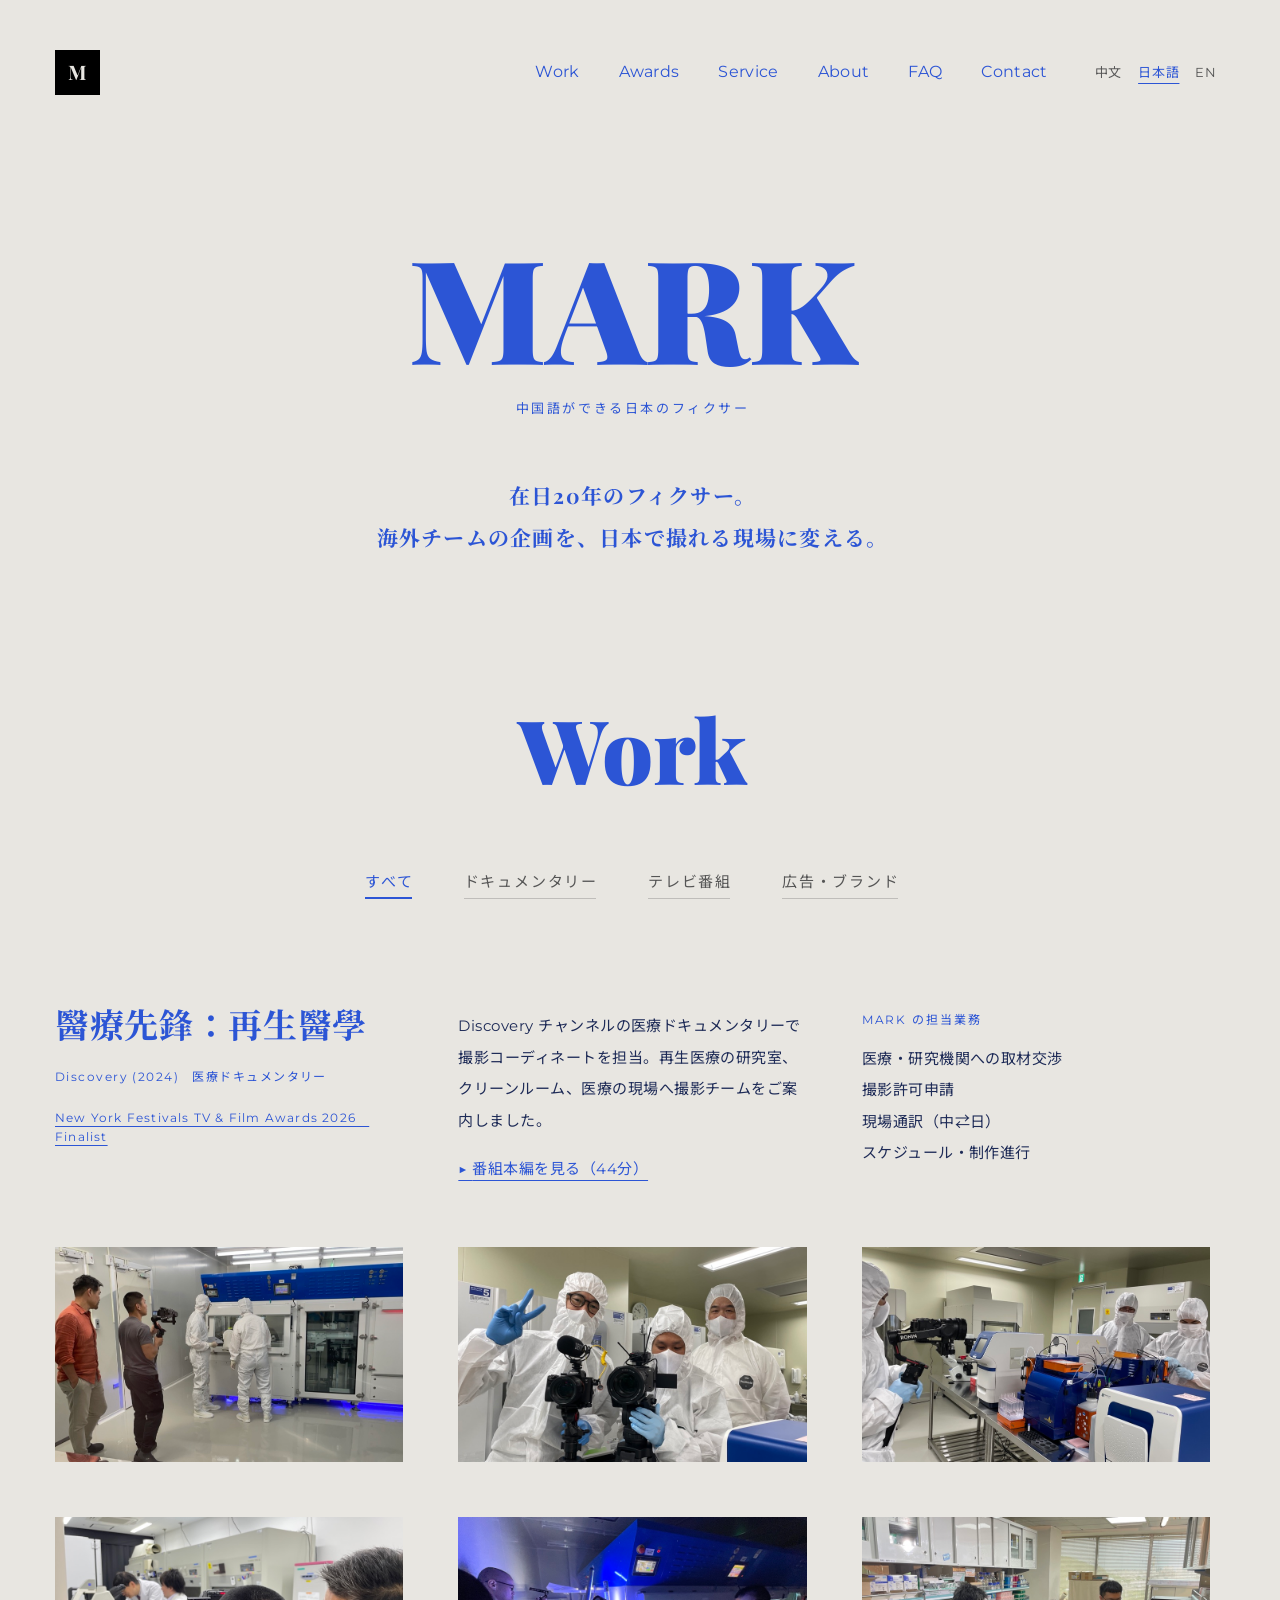
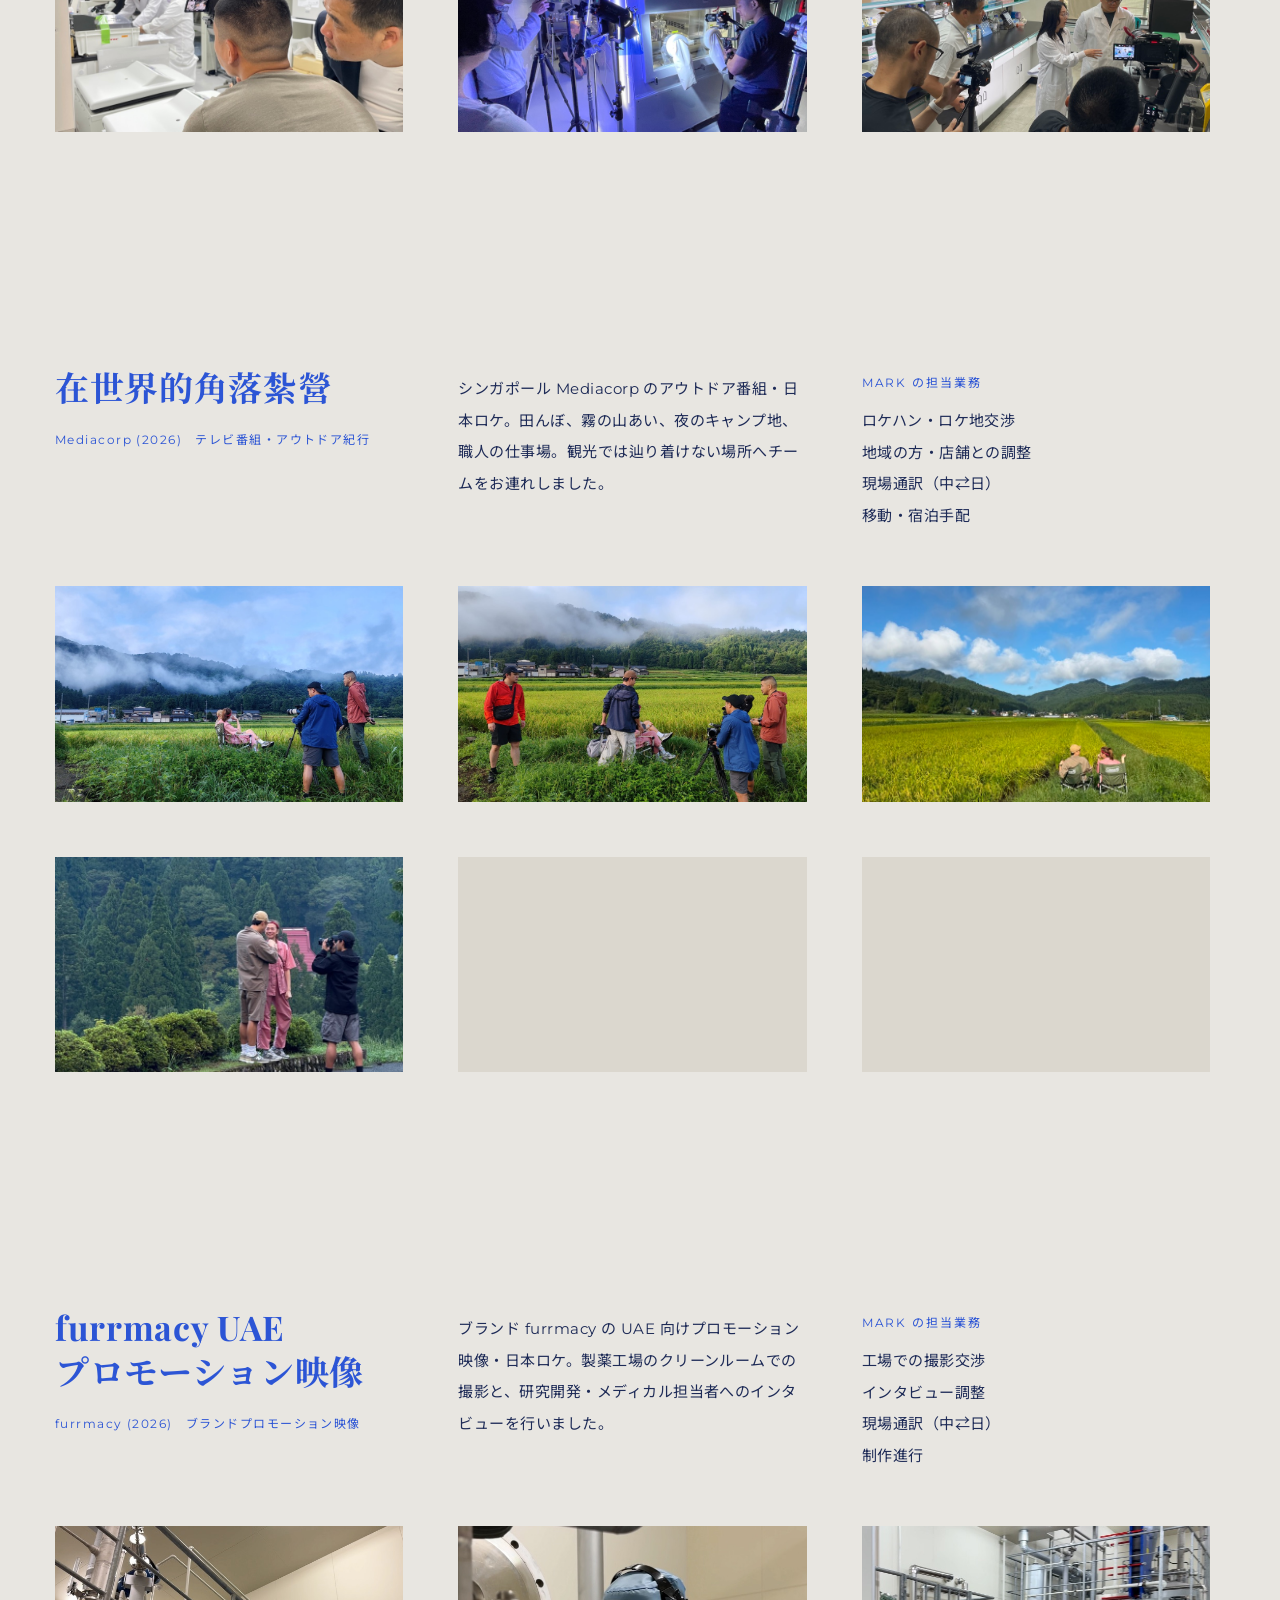
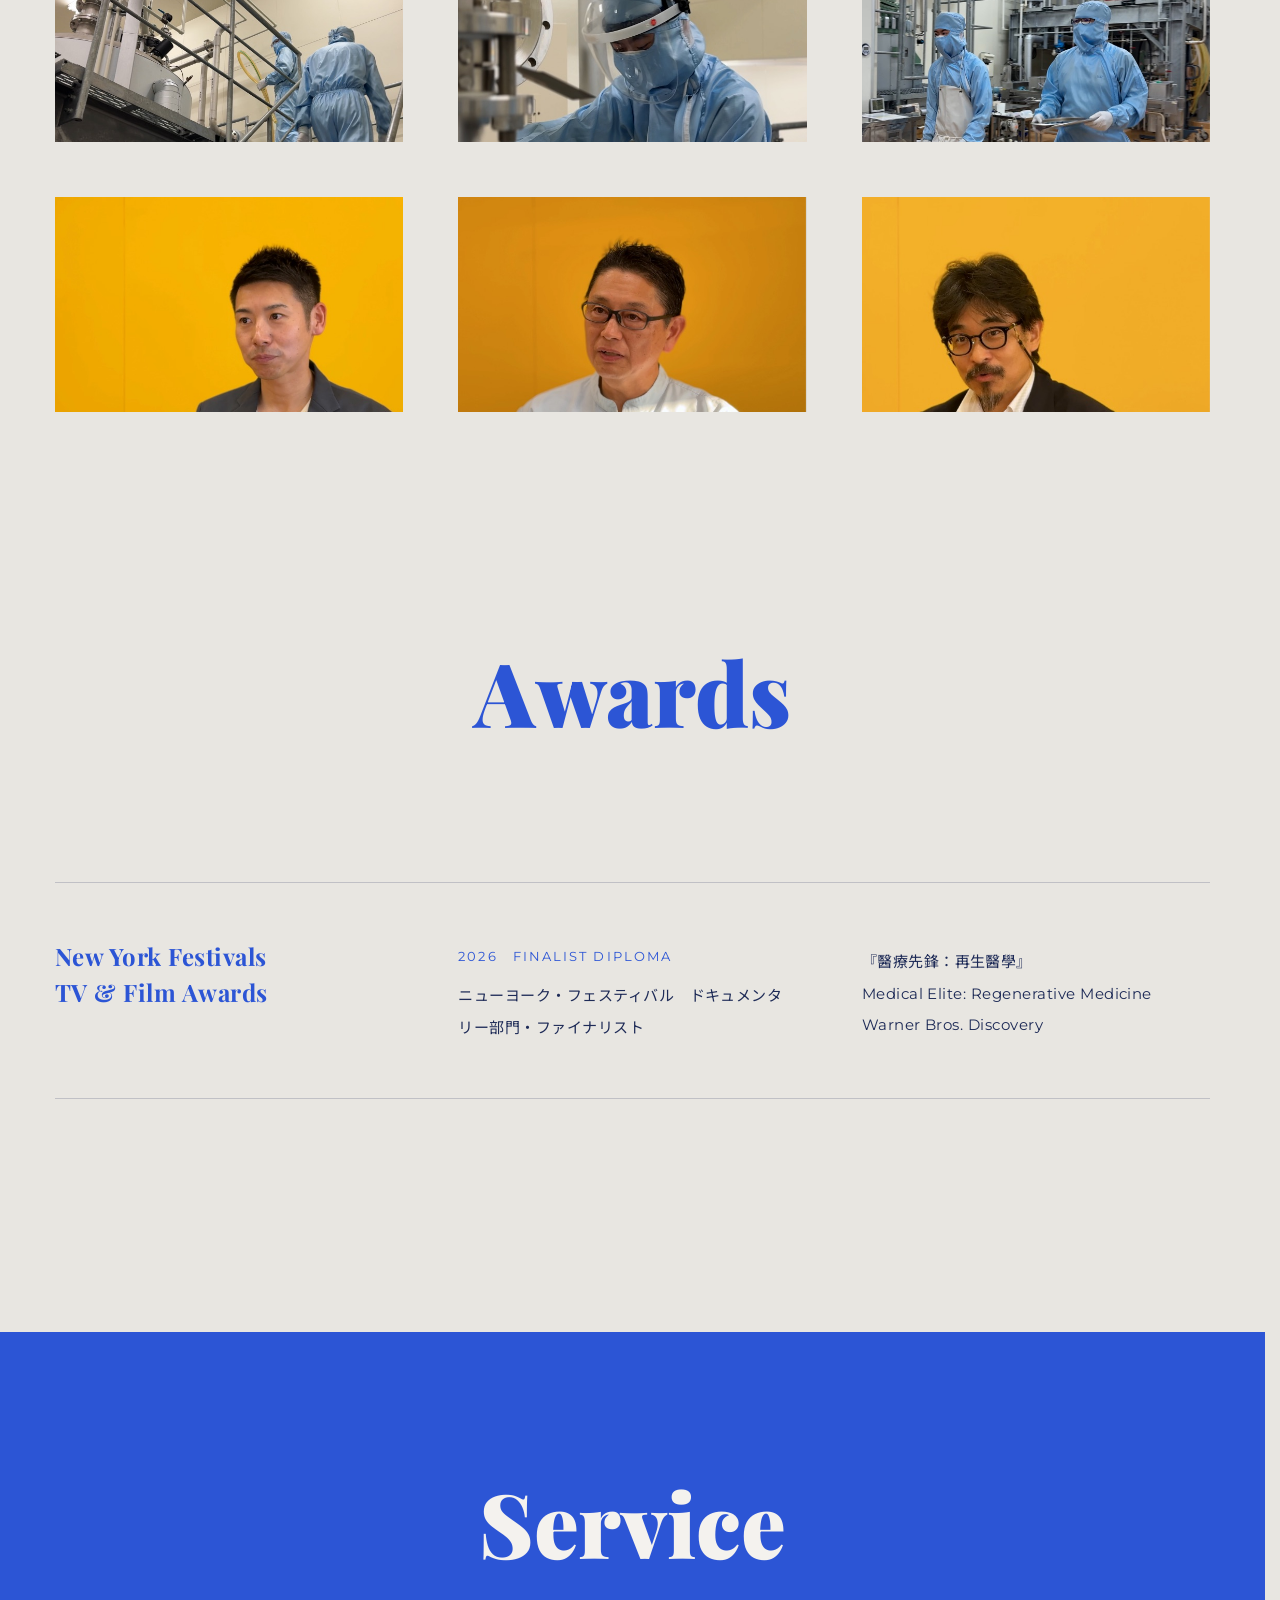
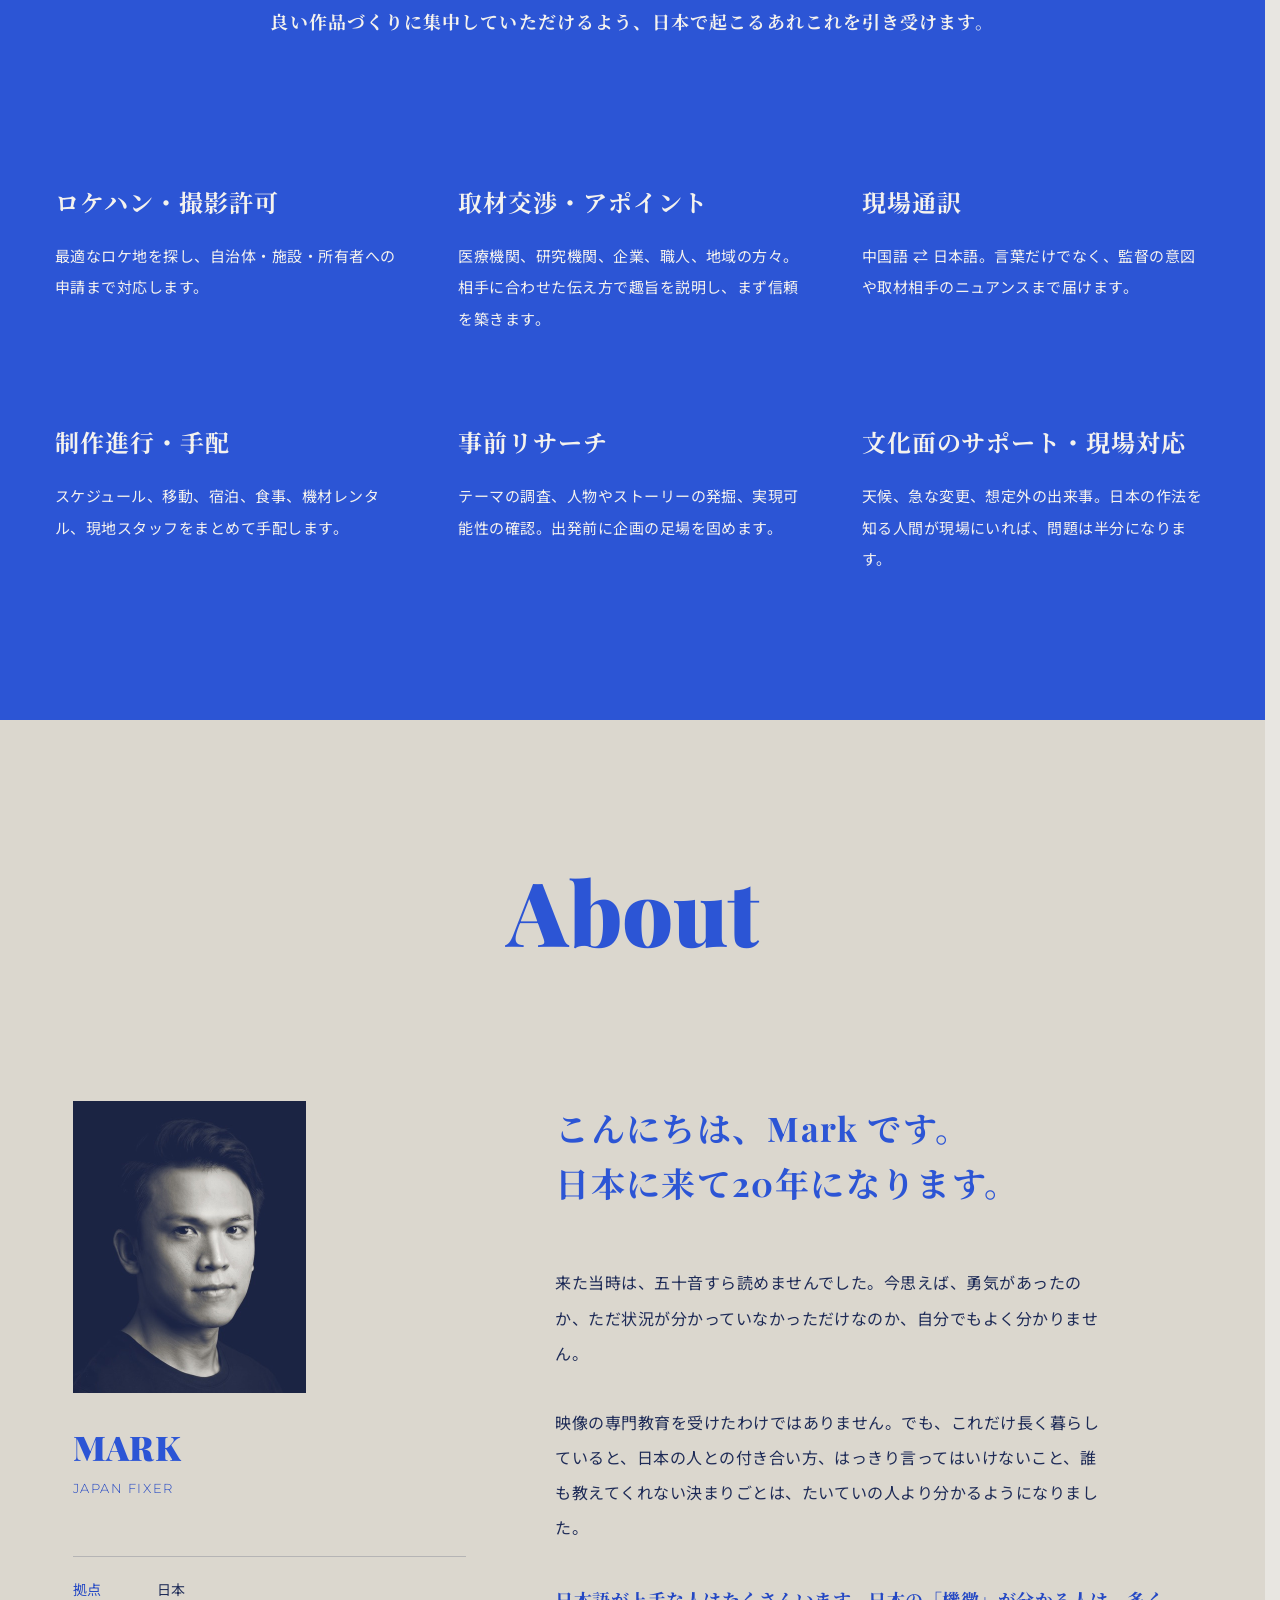
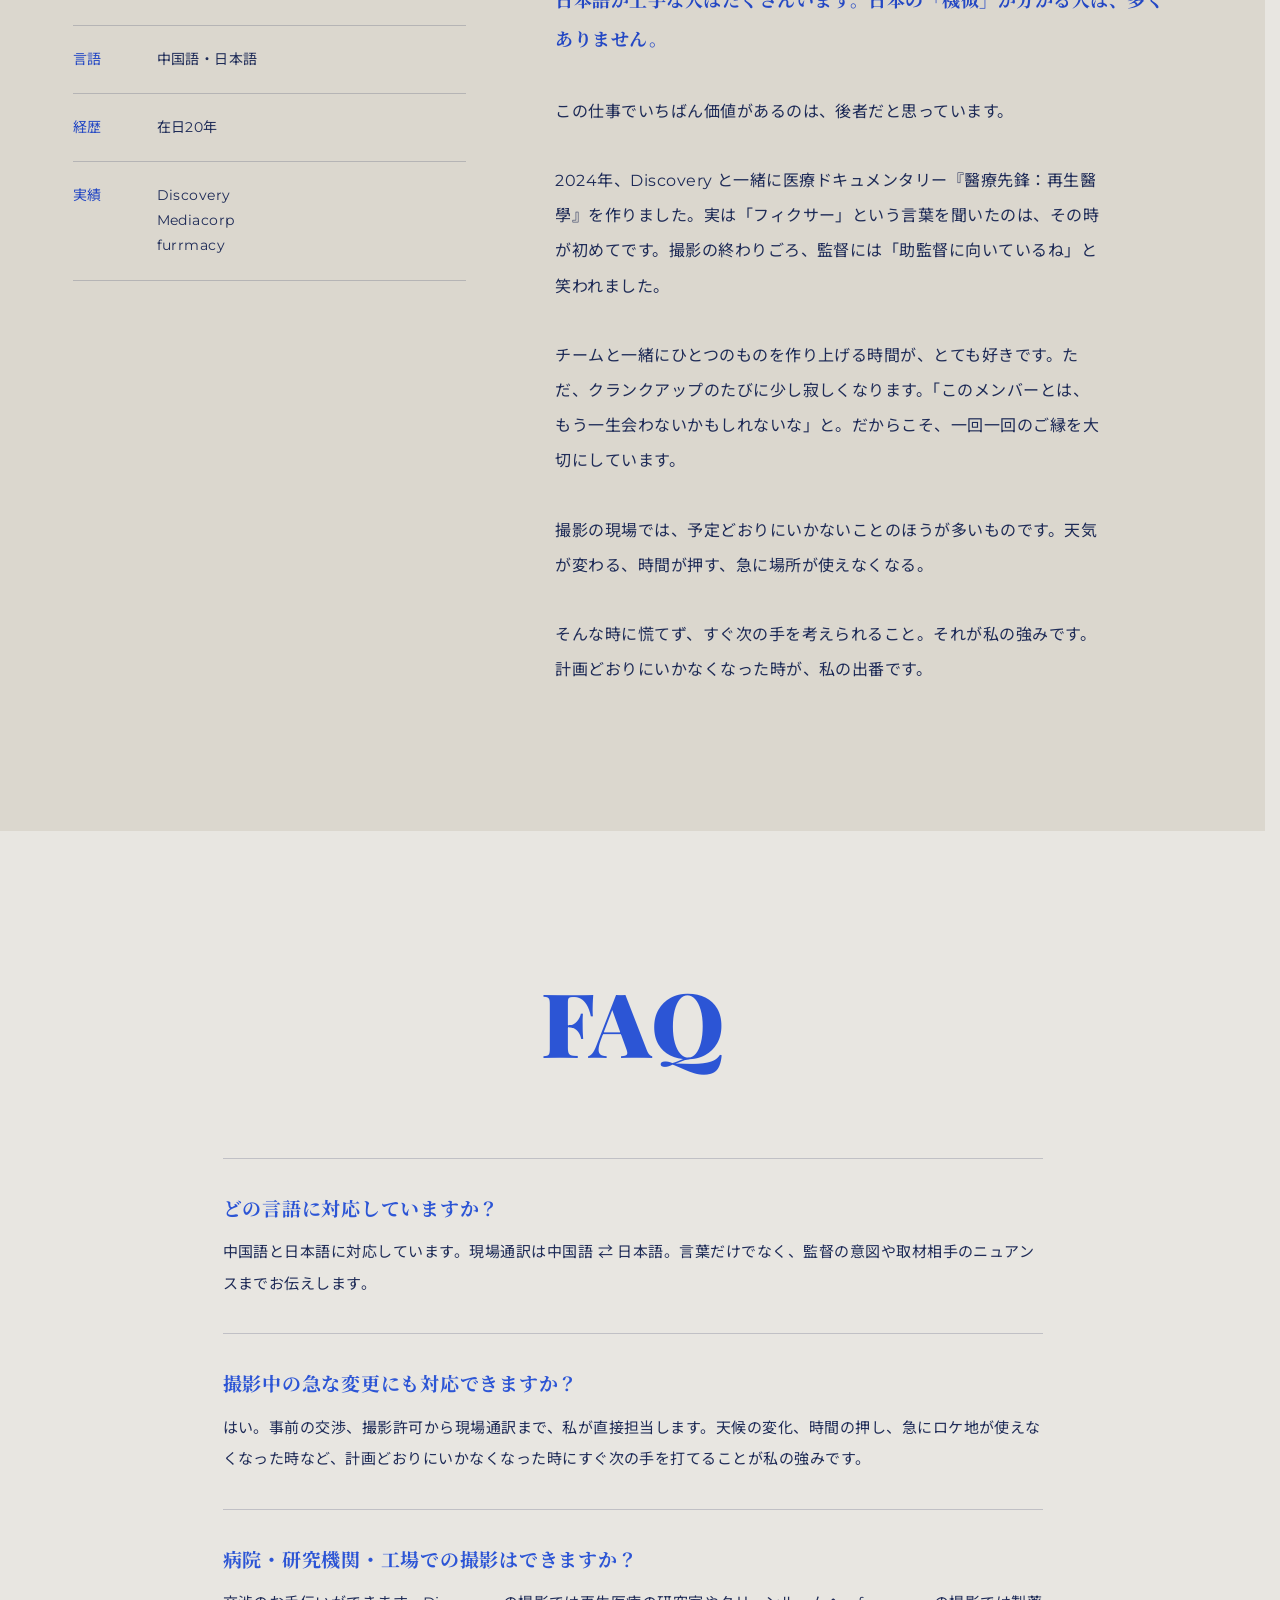
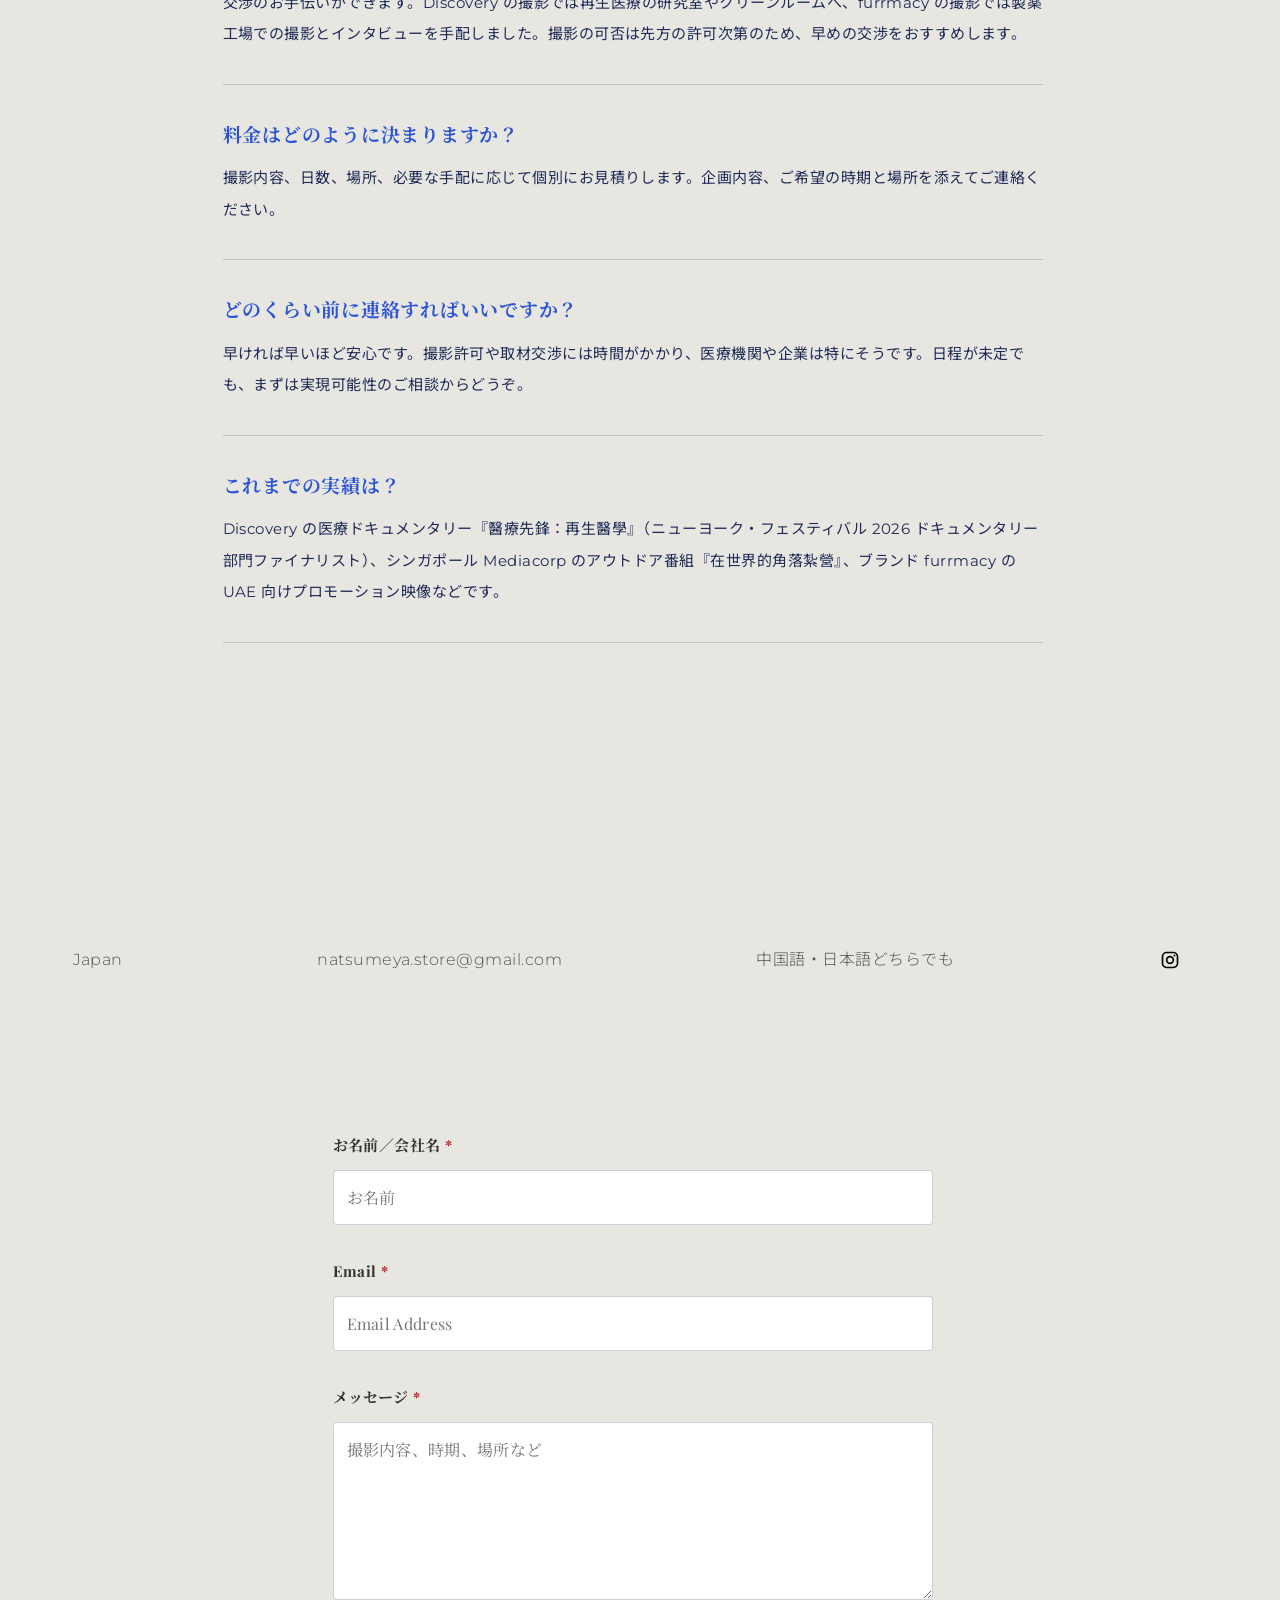
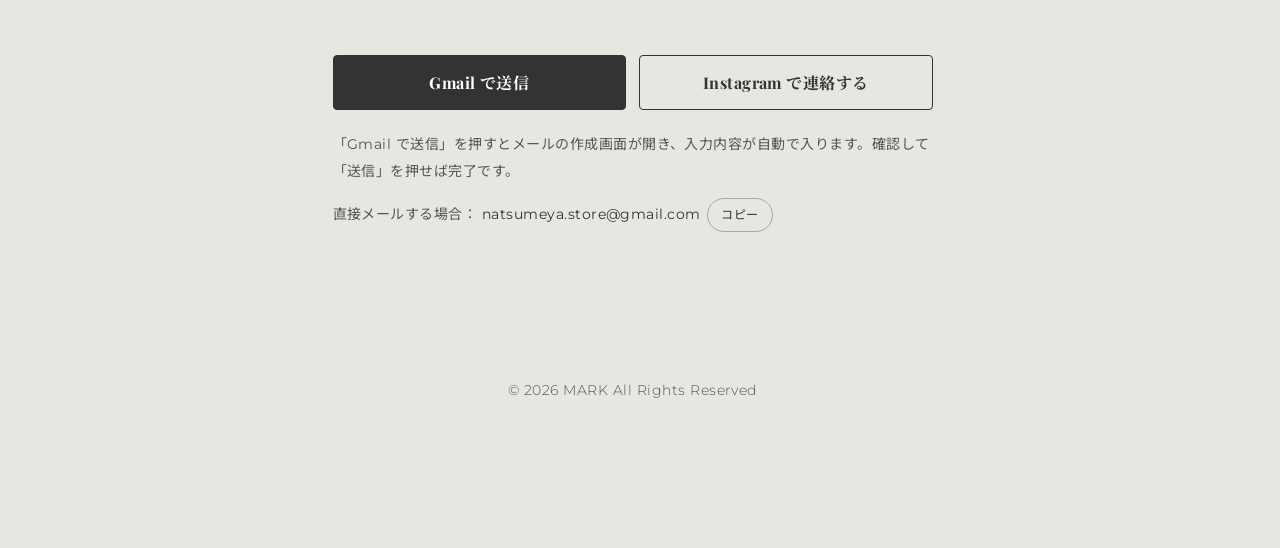
<file: ja/index.html>
<!DOCTYPE html>
<html lang="ja" data-lang="ja">
<head>
<meta charset="utf-8">
<meta name="viewport" content="width=device-width, initial-scale=1">
<title>MARK — 中国語ができる日本のフィクサー｜海外メディア撮影コーディネーター</title>
<meta name="description" content="在日20年、中国語と日本語ができるフィクサー MARK。海外の映像制作チームに、撮影許可の取得、取材交渉、現場通訳、制作コーディネートを提供します。実績：Discovery、Mediacorp、furrmacy。">
<meta property="og:title" content="MARK — 中国語ができる日本のフィクサー">
<meta property="og:description" content="在日20年のフィクサー。海外チームの企画を、日本で撮れる現場に変える。">
<meta property="og:type" content="website">
<meta property="og:image" content="https://tsao1989-rgb.github.io/mark-japanfixer/images/og-top.jpg">
<meta property="og:image:width" content="2400">
<meta property="og:image:height" content="1260">
<meta property="og:image:alt" content="MARK — 中国語ができる日本のフィクサー。在日20年のフィクサー。海外チームの企画を、日本で撮れる現場に変える。">
<meta name="twitter:card" content="summary_large_image">
<meta name="twitter:image" content="https://tsao1989-rgb.github.io/mark-japanfixer/images/og-top.jpg">
<meta property="og:url" content="https://tsao1989-rgb.github.io/mark-japanfixer/ja/">
<link rel="canonical" href="https://tsao1989-rgb.github.io/mark-japanfixer/ja/">
<link rel="alternate" hreflang="zh-Hant" href="https://tsao1989-rgb.github.io/mark-japanfixer/">
<link rel="alternate" hreflang="ja" href="https://tsao1989-rgb.github.io/mark-japanfixer/ja/">
<link rel="alternate" hreflang="en" href="https://tsao1989-rgb.github.io/mark-japanfixer/en/">
<link rel="alternate" hreflang="x-default" href="https://tsao1989-rgb.github.io/mark-japanfixer/">
<meta property="og:locale" content="ja_JP">
<meta name="google-site-verification" content="N3PMjcB4LXIpCwhLcxJWT-RzlyJt9_mUZzKGl9eKACs">
<link rel="sitemap" type="application/xml" href="https://tsao1989-rgb.github.io/mark-japanfixer/sitemap.xml">
<!-- 結構化資料：讓搜尋引擎與 AI 認得「MARK 是誰、做什麼、做過哪些作品」 -->
<script type="application/ld+json">
{
  "@context": "https://schema.org",
  "@graph": [
    {
      "@type": "WebSite",
      "@id": "https://tsao1989-rgb.github.io/mark-japanfixer/#website",
      "url": "https://tsao1989-rgb.github.io/mark-japanfixer/",
      "name": "MARK — Japan Fixer",
      "inLanguage": [
        "zh-Hant",
        "ja",
        "en"
      ],
      "about": {
        "@id": "https://tsao1989-rgb.github.io/mark-japanfixer/#mark"
      }
    },
    {
      "@type": "Person",
      "@id": "https://tsao1989-rgb.github.io/mark-japanfixer/#mark",
      "name": "Mark",
      "alternateName": [
        "MARK",
        "MARK Japan Fixer",
        "日本中文 Fixer MARK"
      ],
      "jobTitle": "Japan Fixer / Production Coordinator",
      "description": "A Chinese-speaking fixer who has lived in Japan for 20 years. Helps overseas film and TV crews shoot in Japan: location scouting and permits, interview access, Chinese–Japanese interpreting and production coordination.",
      "url": "https://tsao1989-rgb.github.io/mark-japanfixer/",
      "image": "https://tsao1989-rgb.github.io/mark-japanfixer/images/mark-portrait.jpg",
      "email": "mailto:natsumeya.store@gmail.com",
      "knowsLanguage": [
        "zh-Hant",
        "ja"
      ],
      "workLocation": {
        "@type": "Country",
        "name": "Japan"
      },
      "award": "New York Festivals TV & Film Awards 2026 — Documentary, Finalist (Medical Elite: Regenerative Medicine)",
      "sameAs": [
        "https://www.instagram.com/hsiu.n.t/"
      ]
    },
    {
      "@type": "ProfessionalService",
      "@id": "https://tsao1989-rgb.github.io/mark-japanfixer/#service",
      "name": "MARK — Japan Fixer（日本中文 Fixer）",
      "description": "Japan fixer and local production coordination for overseas crews, in Chinese and Japanese.",
      "url": "https://tsao1989-rgb.github.io/mark-japanfixer/",
      "image": "https://tsao1989-rgb.github.io/mark-japanfixer/images/og-top.jpg",
      "email": "natsumeya.store@gmail.com",
      "founder": {
        "@id": "https://tsao1989-rgb.github.io/mark-japanfixer/#mark"
      },
      "areaServed": {
        "@type": "Country",
        "name": "Japan"
      },
      "availableLanguage": [
        "zh-Hant",
        "ja"
      ],
      "serviceType": [
        "Location scouting and filming permits",
        "Interview access and arrangements",
        "On-site interpreting (Chinese ⇄ Japanese)",
        "Production coordination",
        "Pre-production research",
        "Cultural navigation and on-set problem solving"
      ],
      "sameAs": [
        "https://www.instagram.com/hsiu.n.t/"
      ]
    },
    {
      "@type": "CreativeWork",
      "name": "Medical Elite: Regenerative Medicine",
      "alternateName": "醫療先鋒：再生醫學",
      "genre": "Medical documentary",
      "dateCreated": "2024",
      "productionCompany": {
        "@type": "Organization",
        "name": "Warner Bros. Discovery"
      },
      "award": "New York Festivals TV & Film Awards 2026 — Documentary, Finalist Diploma",
      "contributor": {
        "@id": "https://tsao1989-rgb.github.io/mark-japanfixer/#mark"
      },
      "sameAs": "https://www.youtube.com/watch?v=JxVk7_Kpvt0"
    },
    {
      "@type": "TVSeries",
      "name": "Camping in the Corners of the World",
      "alternateName": "在世界的角落紮營",
      "genre": "Outdoor travel",
      "dateCreated": "2026",
      "productionCompany": {
        "@type": "Organization",
        "name": "Mediacorp"
      },
      "contributor": {
        "@id": "https://tsao1989-rgb.github.io/mark-japanfixer/#mark"
      }
    },
    {
      "@type": "CreativeWork",
      "name": "furrmacy UAE Promotional Film",
      "alternateName": "furrmacy 阿聯酋宣傳影片",
      "genre": "Brand promotional film",
      "dateCreated": "2026",
      "producer": {
        "@type": "Organization",
        "name": "furrmacy"
      },
      "contributor": {
        "@id": "https://tsao1989-rgb.github.io/mark-japanfixer/#mark"
      }
    },
    {
      "@type": "FAQPage",
      "@id": "https://tsao1989-rgb.github.io/mark-japanfixer/ja/#faq",
      "inLanguage": "ja",
      "mainEntity": [
        {
          "@type": "Question",
          "name": "どの言語に対応していますか？",
          "acceptedAnswer": {
            "@type": "Answer",
            "text": "中国語と日本語に対応しています。現場通訳は中国語 ⇄ 日本語。言葉だけでなく、監督の意図や取材相手のニュアンスまでお伝えします。"
          }
        },
        {
          "@type": "Question",
          "name": "撮影中の急な変更にも対応できますか？",
          "acceptedAnswer": {
            "@type": "Answer",
            "text": "はい。事前の交渉、撮影許可から現場通訳まで、私が直接担当します。天候の変化、時間の押し、急にロケ地が使えなくなった時など、計画どおりにいかなくなった時にすぐ次の手を打てることが私の強みです。"
          }
        },
        {
          "@type": "Question",
          "name": "病院・研究機関・工場での撮影はできますか？",
          "acceptedAnswer": {
            "@type": "Answer",
            "text": "交渉のお手伝いができます。Discovery の撮影では再生医療の研究室やクリーンルームへ、furrmacy の撮影では製薬工場での撮影とインタビューを手配しました。撮影の可否は先方の許可次第のため、早めの交渉をおすすめします。"
          }
        },
        {
          "@type": "Question",
          "name": "料金はどのように決まりますか？",
          "acceptedAnswer": {
            "@type": "Answer",
            "text": "撮影内容、日数、場所、必要な手配に応じて個別にお見積りします。企画内容、ご希望の時期と場所を添えてご連絡ください。"
          }
        },
        {
          "@type": "Question",
          "name": "どのくらい前に連絡すればいいですか？",
          "acceptedAnswer": {
            "@type": "Answer",
            "text": "早ければ早いほど安心です。撮影許可や取材交渉には時間がかかり、医療機関や企業は特にそうです。日程が未定でも、まずは実現可能性のご相談からどうぞ。"
          }
        },
        {
          "@type": "Question",
          "name": "これまでの実績は？",
          "acceptedAnswer": {
            "@type": "Answer",
            "text": "Discovery の医療ドキュメンタリー『醫療先鋒：再生醫學』（ニューヨーク・フェスティバル 2026 ドキュメンタリー部門ファイナリスト）、シンガポール Mediacorp のアウトドア番組『在世界的角落紮營』、ブランド furrmacy の UAE 向けプロモーション映像などです。"
          }
        }
      ]
    }
  ]
}
</script>
<link rel="icon" href="data:image/svg+xml,%3Csvg xmlns='http://www.w3.org/2000/svg' viewBox='0 0 64 64'%3E%3Crect width='64' height='64' fill='%23000'/%3E%3Ctext x='32' y='46' font-family='Georgia,serif' font-size='38' font-weight='700' text-anchor='middle' fill='%23eee'%3EM%3C/text%3E%3C/svg%3E">
<link rel="preconnect" href="https://fonts.googleapis.com">
<link rel="preconnect" href="https://fonts.gstatic.com" crossorigin>
<link rel="stylesheet" href="https://fonts.googleapis.com/css2?family=Montserrat:wght@300;400&family=Noto+Sans+JP:wght@300;400&family=Noto+Sans+TC:wght@300;400&family=Noto+Serif+JP:wght@700&family=Noto+Serif+TC:wght@700&family=Playfair+Display:wght@700;900&display=swap" media="print" onload="this.media='all'">
<noscript><link rel="stylesheet" href="https://fonts.googleapis.com/css2?family=Montserrat:wght@300;400&family=Noto+Sans+JP:wght@300;400&family=Noto+Sans+TC:wght@300;400&family=Noto+Serif+JP:wght@700&family=Noto+Serif+TC:wght@700&family=Playfair+Display:wght@700;900&display=swap"></noscript>
<link rel="stylesheet" href="../style.css?v=23">
</head>
<body>

<header class="site-header">
  <div class="header-in">
    <a class="logo" href="#top" aria-label="MARK">M</a>
    <nav class="nav" id="siteNav" aria-label="Menu">
      <a href="#work">Work</a>
      <a href="#awards" class="nav-optional">Awards</a>
      <a href="#service">Service</a>
      <a href="#about">About</a>
      <a href="#faq" class="nav-optional">FAQ</a>
      <a href="#contact">Contact</a>
      <div class="lang-switch" role="group" aria-label="Language">
        <a href="../" data-set-lang="zh" lang="zh-Hant" hreflang="zh-Hant">中文</a>
        <a href="../ja/" data-set-lang="ja" lang="ja" hreflang="ja" aria-current="page">日本語</a>
        <a href="../en/" data-set-lang="en" lang="en" hreflang="en">EN</a>
      </div>
    </nav>
    <div class="lang-switch lang-switch--m" role="group" aria-label="Language">
      <a href="../" data-set-lang="zh" lang="zh-Hant" hreflang="zh-Hant">中文</a>
      <a href="../ja/" data-set-lang="ja" lang="ja" hreflang="ja" aria-current="page">日本語</a>
      <a href="../en/" data-set-lang="en" lang="en" hreflang="en">EN</a>
    </div>
    <button type="button" class="menu-btn" id="menuBtn" aria-expanded="false" aria-controls="siteNav">Menu</button>
  </div>
</header>

<main>

<!-- ============ HERO ============ -->
<section class="hero">
  <h1>MARK<span class="hero-tag"><span data-l="ja">中国語ができる日本のフィクサー</span></span></h1>
  <p class="hero-sub">
    
    <span data-l="ja" class="keep">在日20年の<wbr>フィクサー。<br>海外チームの<wbr>企画を、<wbr>日本で<wbr>撮れる現場に<wbr>変える。</span>
  </p>
</section>

<!-- ============ WORK ============ -->
<section class="work" id="work">
  <div class="work-head">
    <h2 class="sec-title reveal">Work</h2>
    <!-- 作品分類：只顯示有作品的類型；少於兩類時整排隱藏 -->
    <div class="filter reveal" id="workFilter" role="group" aria-label="依類型篩選作品" hidden>
      <div class="filter-in">
          <button type="button" class="filter-btn" data-filter="all" aria-pressed="true" aria-controls="workList"><span data-l="ja">すべて</span></button>
          <button type="button" class="filter-btn" data-filter="documentary" aria-pressed="false" aria-controls="workList"><span data-l="ja">ドキュメンタリー</span></button>
          <button type="button" class="filter-btn" data-filter="tv" aria-pressed="false" aria-controls="workList"><span data-l="ja">テレビ番組</span></button>
          <button type="button" class="filter-btn" data-filter="brand" aria-pressed="false" aria-controls="workList"><span data-l="ja">広告・ブランド</span></button>
          <button type="button" class="filter-btn" data-filter="news" aria-pressed="false" aria-controls="workList"><span data-l="ja">ニュース・特集</span></button>
      </div>
    </div>
    <p class="sr-only" id="filterStatus" role="status"></p>
  </div>

  <div class="work-list" id="workList">
  <!-- 01 Discovery -->
  <article class="project reveal" data-cat="documentary">
    <header class="p-head">
      <div>
        <h2 class="p-title">
          
          <span data-l="ja">醫療先鋒：再生醫學</span>
        </h2>
        <p class="p-cap">Discovery (2024)　<span data-l="ja">医療ドキュメンタリー</span></p>
        <p class="p-award"><a href="#awards">New York Festivals TV &amp; Film Awards 2026　Finalist</a></p>
      </div>
      <p class="p-desc">
        
        <span data-l="ja">Discovery チャンネルの医療ドキュメンタリーで撮影コーディネートを担当。再生医療の研究室、クリーンルーム、医療の現場へ撮影チームをご案内しました。</span>
        <a class="p-video" href="https://www.youtube.com/watch?v=JxVk7_Kpvt0" data-youtube="JxVk7_Kpvt0">▶ <span data-l="ja">番組本編を見る（44分）</span></a>
      </p>
      <div class="p-role">
        <p class="p-role-label"><span data-l="ja">MARK の担当業務</span></p>
        <p>
          
          <span data-l="ja">医療・研究機関への取材交渉<br>撮影許可申請<br>現場通訳（中⇄日）<br>スケジュール・制作進行</span>
        </p>
      </div>
    </header>
    <!-- 第一排：無塵室　第二排：研究室 -->
    <div class="grid">
      <button class="cell" data-full="../images/discovery-1.jpg"><img src="../images/thumb/discovery-1.jpg" loading="lazy" decoding="async" alt="攝影團隊在無塵設施外拍攝身穿無塵衣的工作人員" style="--x:50%"></button>
      <button class="cell" data-full="../images/discovery-2.jpg"><img src="../images/thumb/discovery-2.jpg" loading="lazy" decoding="async" alt="身穿無塵衣、手持攝影機的拍攝團隊" style="--x:8%"></button>
      <button class="cell" data-full="../images/discovery-3.jpg"><img src="../images/thumb/discovery-3.jpg" loading="lazy" decoding="async" alt="在無塵室內拍攝研究人員操作儀器" style="--x:50%"></button>
      <button class="cell" data-full="../images/discovery-4.jpg"><img src="../images/thumb/discovery-4.jpg" loading="lazy" decoding="async" alt="研究室內拍攝實驗作業" style="--x:50%"></button>
      <button class="cell" data-full="../images/discovery-5.jpg"><img src="../images/thumb/discovery-5.jpg" loading="lazy" decoding="async" alt="藍色燈光下的實驗設施拍攝現場" style="--x:50%"></button>
      <button class="cell" data-full="../images/discovery-6.jpg"><img src="../images/thumb/discovery-6.jpg" loading="lazy" decoding="async" alt="研究室內多機拍攝研究人員" style="--x:50%"></button>
    </div>
  </article>

  <!-- 02 Mediacorp -->
  <article class="project reveal" data-cat="tv">
    <header class="p-head">
      <div>
        <h2 class="p-title">
          
          <span data-l="ja">在世界的角落紮營</span>
        </h2>
        <p class="p-cap">Mediacorp (2026)　<span data-l="ja">テレビ番組・アウトドア紀行</span></p>
      </div>
      <p class="p-desc">
        
        <span data-l="ja">シンガポール Mediacorp のアウトドア番組・日本ロケ。田んぼ、霧の山あい、夜のキャンプ地、職人の仕事場。観光では辿り着けない場所へチームをお連れしました。</span>
      </p>
      <div class="p-role">
        <p class="p-role-label"><span data-l="ja">MARK の担当業務</span></p>
        <p>
          
          <span data-l="ja">ロケハン・ロケ地交渉<br>地域の方・店舗との調整<br>現場通訳（中⇄日）<br>移動・宿泊手配</span>
        </p>
      </div>
    </header>
    <!-- 第一排：白天的稻田（霧→放晴）　第二排：山林→室內→夜晚 -->
    <div class="grid">
      <button class="cell" data-full="../images/mediacorp-1.jpg"><img src="../images/thumb/mediacorp-1.jpg" loading="lazy" decoding="async" alt="起霧的山谷稻田裡拍攝中的團隊" style="--y:60%"></button>
      <button class="cell" data-full="../images/mediacorp-2.jpg"><img src="../images/thumb/mediacorp-2.jpg" loading="lazy" decoding="async" alt="攝影團隊在稻田裡拍攝" style="--y:62%"></button>
      <button class="cell" data-full="../images/mediacorp-3.jpg"><img src="../images/thumb/mediacorp-3.jpg" loading="lazy" decoding="async" alt="藍天下的金黃稻田與兩張露營椅" style="--y:58%"></button>
      <button class="cell" data-full="../images/mediacorp-4.jpg"><img src="../images/thumb/mediacorp-4.jpg" loading="lazy" decoding="async" alt="起霧的山林前拍攝中的團隊" style="--y:92%"></button>
      <button class="cell" data-full="../images/mediacorp-5.jpg"><img src="../images/thumb/mediacorp-5.jpg" loading="lazy" decoding="async" alt="傳統建築內拍攝職人製作料理" style="--y:46%"></button>
      <button class="cell" data-full="../images/mediacorp-6.jpg"><img src="../images/thumb/mediacorp-6.jpg" loading="lazy" decoding="async" alt="夜間森林營地的拍攝現場" style="--y:78%"></button>
    </div>
  </article>

  <!-- 03 furrmacy -->
  <article class="project reveal" data-cat="brand">
    <header class="p-head">
      <div>
        <h2 class="p-title">
          
          <span data-l="ja" class="keep">furrmacy UAE <wbr>プロモーション映像</span>
        </h2>
        <p class="p-cap">furrmacy (2026)　<span data-l="ja">ブランドプロモーション映像</span></p>
      </div>
      <p class="p-desc">
        
        <span data-l="ja">ブランド furrmacy の UAE 向けプロモーション映像・日本ロケ。製薬工場のクリーンルームでの撮影と、研究開発・メディカル担当者へのインタビューを行いました。</span>
      </p>
      <div class="p-role">
        <p class="p-role-label"><span data-l="ja">MARK の担当業務</span></p>
        <p>
          
          <span data-l="ja">工場での撮影交渉<br>インタビュー調整<br>現場通訳（中⇄日）<br>制作進行</span>
        </p>
      </div>
    </header>
    <!-- 第一排：工廠製造現場　第二排：黃色背景訪談 -->
    <div class="grid">
      <button class="cell" data-full="../images/furrmacy-1.jpg"><img class="still" src="../images/thumb/furrmacy-1.jpg" loading="lazy" decoding="async" alt="製藥工廠內身穿無塵衣的作業人員" style="--x:35%"></button>
      <button class="cell" data-full="../images/furrmacy-2.jpg"><img class="still" src="../images/thumb/furrmacy-2.jpg" loading="lazy" decoding="async" alt="作業人員操作製造設備" style="--x:64%"></button>
      <button class="cell" data-full="../images/furrmacy-3.jpg"><img class="still" src="../images/thumb/furrmacy-3.jpg" loading="lazy" decoding="async" alt="無塵室內兩位作業人員" style="--x:100%"></button>
      <button class="cell" data-full="../images/furrmacy-4.jpg"><img class="still" src="../images/thumb/furrmacy-4.jpg" loading="lazy" decoding="async" alt="黃色背景前的訪談畫面" style="--x:57%"></button>
      <button class="cell" data-full="../images/furrmacy-5.jpg"><img class="still" src="../images/thumb/furrmacy-5.jpg" loading="lazy" decoding="async" alt="身穿白袍的受訪者" style="--x:100%"></button>
      <button class="cell" data-full="../images/furrmacy-6.jpg"><img class="still" src="../images/thumb/furrmacy-6.jpg" loading="lazy" decoding="async" alt="黃色背景前的訪談畫面" style="--x:100%;--z:1.5"></button>
    </div>
  </article>
  </div>

</section>

<!-- ============ AWARDS ============ -->
<section class="awards" id="awards">
  <h2 class="sec-title reveal">Awards</h2>
  <div class="award-list reveal">
    <div class="award">
      <p class="award-name">New York Festivals<br>TV &amp; Film Awards</p>
      <div class="award-result">
        <b>2026　Finalist Diploma</b>
        <p><span data-l="ja">ニューヨーク・フェスティバル　ドキュメンタリー部門・ファイナリスト</span></p>
      </div>
      <div class="award-work">
        <p><span data-l="ja">『醫療先鋒：再生醫學』</span></p>
        <p>Medical Elite: Regenerative Medicine<br>Warner Bros. Discovery</p>
      </div>
    </div>
  </div>
</section>

<!-- ============ SERVICE ============ -->
<section class="block" id="service">
  <h2 class="sec-title reveal">Service</h2>
  <p class="sec-sub">
    
    <span data-l="ja">良い作品づくりに集中していただけるよう、日本で起こるあれこれを引き受けます。</span>
  </p>
  <div class="grid text-grid">
    <div class="item reveal">
      <h3><span data-l="ja">ロケハン・撮影許可</span></h3>
      <p><span data-l="ja">最適なロケ地を探し、自治体・施設・所有者への申請まで対応します。</span></p>
    </div>
    <div class="item reveal">
      <h3><span data-l="ja">取材交渉・アポイント</span></h3>
      <p><span data-l="ja">医療機関、研究機関、企業、職人、地域の方々。相手に合わせた伝え方で趣旨を説明し、まず信頼を築きます。</span></p>
    </div>
    <div class="item reveal">
      <h3><span data-l="ja">現場通訳</span></h3>
      <p><span data-l="ja">中国語 ⇄ 日本語。言葉だけでなく、監督の意図や取材相手のニュアンスまで届けます。</span></p>
    </div>
    <div class="item reveal">
      <h3><span data-l="ja">制作進行・手配</span></h3>
      <p><span data-l="ja">スケジュール、移動、宿泊、食事、機材レンタル、現地スタッフをまとめて手配します。</span></p>
    </div>
    <div class="item reveal">
      <h3><span data-l="ja">事前リサーチ</span></h3>
      <p><span data-l="ja">テーマの調査、人物やストーリーの発掘、実現可能性の確認。出発前に企画の足場を固めます。</span></p>
    </div>
    <div class="item reveal">
      <h3><span data-l="ja">文化面のサポート・現場対応</span></h3>
      <p><span data-l="ja">天候、急な変更、想定外の出来事。日本の作法を知る人間が現場にいれば、問題は半分になります。</span></p>
    </div>
  </div>
</section>

<!-- ============ ABOUT ============ -->
<section class="block" id="about">
  <h2 class="sec-title reveal">About</h2>
  <div class="about-grid">
    <aside class="about-side reveal">
      <figure class="portrait">
        <img src="../images/mark-portrait.jpg?v=2" srcset="../images/mark-portrait.jpg?v=2 466w, ../images/mark-portrait@3x.jpg?v=2 699w" sizes="233px" width="466" height="583" loading="lazy" decoding="async" alt="MARK のポートレート" data-alt-zh="MARK 的肖像照" data-alt-ja="MARK のポートレート" data-alt-en="Portrait of MARK">
      </figure>
      <p class="about-name">MARK</p>
      <p class="about-role">JAPAN FIXER</p>
      <dl class="facts">
        <div><dt><span data-l="ja">拠点</span></dt><dd><span data-l="ja">日本</span></dd></div>
        <div><dt><span data-l="ja">言語</span></dt><dd><span data-l="ja">中国語・日本語</span></dd></div>
        <div><dt><span data-l="ja">経歴</span></dt><dd><span data-l="ja">在日20年</span></dd></div>
        <div><dt><span data-l="ja">実績</span></dt><dd>Discovery<br>Mediacorp<br>furrmacy</dd></div>
      </dl>
    </aside>

    <article class="essay">
      <!-- 中文 -->
      
      <!-- 日本語 -->
      <div data-l="ja">
        <h3>こんにちは、Mark です。<br>日本に来て20年になります。</h3>
        <p>来た当時は、五十音すら読めませんでした。今思えば、勇気があったのか、ただ状況が分かっていなかっただけなのか、自分でもよく分かりません。</p>
        <p>映像の専門教育を受けたわけではありません。でも、これだけ長く暮らしていると、日本の人との付き合い方、はっきり言ってはいけないこと、誰も教えてくれない決まりごとは、たいていの人より分かるようになりました。</p>
        <p class="quote">日本語が上手な人はたくさんいます。日本の「機微」が分かる人は、多くありません。</p>
        <p>この仕事でいちばん価値があるのは、後者だと思っています。</p>
        <p>2024年、Discovery と一緒に医療ドキュメンタリー『醫療先鋒：再生醫學』を作りました。実は「フィクサー」という言葉を聞いたのは、その時が初めてです。撮影の終わりごろ、監督には「助監督に向いているね」と笑われました。</p>
        <p>チームと一緒にひとつのものを作り上げる時間が、とても好きです。ただ、クランクアップのたびに少し寂しくなります。「このメンバーとは、もう一生会わないかもしれないな」と。だからこそ、一回一回のご縁を大切にしています。</p>
        <p>撮影の現場では、予定どおりにいかないことのほうが多いものです。天気が変わる、時間が押す、急に場所が使えなくなる。</p>
        <p>そんな時に慌てず、すぐ次の手を考えられること。それが私の強みです。計画どおりにいかなくなった時が、私の出番です。</p>
      </div>
      
    </article>
  </div>
</section>

<!-- ============ FAQ ============ -->
<section class="block" id="faq">
  <h2 class="sec-title reveal">FAQ</h2>
  <div class="faq-list">
    <div class="faq-item reveal">
      <h3><span data-l="ja">どの言語に対応していますか？</span></h3>
      <p><span data-l="ja">中国語と日本語に対応しています。現場通訳は中国語 ⇄ 日本語。言葉だけでなく、監督の意図や取材相手のニュアンスまでお伝えします。</span></p>
    </div>
    <div class="faq-item reveal">
      <h3><span data-l="ja">撮影中の急な変更にも対応できますか？</span></h3>
      <p><span data-l="ja">はい。事前の交渉、撮影許可から現場通訳まで、私が直接担当します。天候の変化、時間の押し、急にロケ地が使えなくなった時など、計画どおりにいかなくなった時にすぐ次の手を打てることが私の強みです。</span></p>
    </div>
    <div class="faq-item reveal">
      <h3><span data-l="ja">病院・研究機関・工場での撮影はできますか？</span></h3>
      <p><span data-l="ja">交渉のお手伝いができます。Discovery の撮影では再生医療の研究室やクリーンルームへ、furrmacy の撮影では製薬工場での撮影とインタビューを手配しました。撮影の可否は先方の許可次第のため、早めの交渉をおすすめします。</span></p>
    </div>
    <div class="faq-item reveal">
      <h3><span data-l="ja">料金はどのように決まりますか？</span></h3>
      <p><span data-l="ja">撮影内容、日数、場所、必要な手配に応じて個別にお見積りします。企画内容、ご希望の時期と場所を添えてご連絡ください。</span></p>
    </div>
    <div class="faq-item reveal">
      <h3><span data-l="ja">どのくらい前に連絡すればいいですか？</span></h3>
      <p><span data-l="ja">早ければ早いほど安心です。撮影許可や取材交渉には時間がかかり、医療機関や企業は特にそうです。日程が未定でも、まずは実現可能性のご相談からどうぞ。</span></p>
    </div>
    <div class="faq-item reveal">
      <h3><span data-l="ja">これまでの実績は？</span></h3>
      <p><span data-l="ja">Discovery の医療ドキュメンタリー『醫療先鋒：再生醫學』（ニューヨーク・フェスティバル 2026 ドキュメンタリー部門ファイナリスト）、シンガポール Mediacorp のアウトドア番組『在世界的角落紮營』、ブランド furrmacy の UAE 向けプロモーション映像などです。</span></p>
    </div>
  </div>
</section>

<!-- ============ CONTACT ============ -->
<section class="contact" id="contact">
  <div class="info">
    <p>Japan</p>
    <p><a id="mailLink" href="mailto:natsumeya.store@gmail.com">natsumeya.store@gmail.com</a></p>
    <p><span data-l="ja">中国語・日本語どちらでも</span></p>
    <ul class="social" id="social" aria-label="Social"></ul>
  </div>

  <form class="form" id="contactForm" novalidate>
    <label for="f-name"><span data-l="ja">お名前／会社名</span> <b>*</b></label>
    <input id="f-name" aria-describedby="formError" name="name" type="text" required autocomplete="name" enterkeyhint="next" data-ph-zh="您的姓名" data-ph-ja="お名前" placeholder="お名前" data-ph-en="Your name">

    <label for="f-email">Email <b>*</b></label>
    <input id="f-email" aria-describedby="formError" name="email" type="email" required autocomplete="email" inputmode="email" autocapitalize="off" autocorrect="off" spellcheck="false" enterkeyhint="next" placeholder="Email Address">

    <label for="f-msg"><span data-l="ja">メッセージ</span> <b>*</b></label>
    <textarea id="f-msg" aria-describedby="formError" name="message" required data-ph-zh="想拍的內容、預計時間、地點等" data-ph-ja="撮影内容、時期、場所など" placeholder="撮影内容、時期、場所など" data-ph-en="What you’d like to film, dates, locations, etc."></textarea>

    <p class="form-error" id="formError" role="alert" hidden>
      
      <span data-l="ja">* の項目をご入力のうえ、メールアドレスの形式をご確認ください。</span>
    </p>
    <div class="send-row">
      <a class="send send-primary" id="sendGmail" href="#" target="_blank" rel="noopener"><span data-l="ja">Gmail で送信</span></a>
      <a class="send" id="igDm" href="https://www.instagram.com/hsiu.n.t/" data-app-href="https://ig.me/m/hsiu.n.t" target="_blank" rel="noopener"><span data-l="ja">Instagram で連絡する</span></a>
    </div>
    <p class="form-hint">
      
      <span data-l="ja">「Gmail で送信」を押すとメールの作成画面が開き、入力内容が自動で入ります。確認して「送信」を押せば完了です。</span>
    </p>
    <p class="form-alt">
      <span data-l="ja">直接メールする場合：</span>
      <b class="mail-text">natsumeya.store@gmail.com</b>
      <button type="button" class="copy-mail"><span data-l="ja">コピー</span></button>
      <span class="sr-only" id="copyStatus" role="status"></span>
    </p>
  </form>
</section>

</main>

<footer class="site-footer">
  <p>© <span id="year">2026</span> MARK All Rights Reserved</p>
</footer>

<!-- 手機版：右下角的聯絡按鈕 -->
<a href="#contact" class="fab" id="fab" aria-label="聯絡我">
  <svg viewBox="0 0 24 24" fill="none" stroke="currentColor" stroke-width="1.8" stroke-linecap="round" stroke-linejoin="round" aria-hidden="true"><path d="M20.5 11.5a8.5 8.5 0 0 1-12.4 7.6L3.5 20.5l1.4-4.4A8.5 8.5 0 1 1 20.5 11.5z"/></svg>
  <span class="fab-text" aria-hidden="true"><span data-l="ja">連絡</span></span>
</a>

<div class="lightbox" id="lightbox" role="dialog" aria-modal="true" aria-label="放大檢視照片" aria-hidden="true">
  <button type="button" class="lb-close" aria-label="Close">×</button>
  <button type="button" class="lb-nav lb-prev" aria-label="Previous photo">‹</button>
  <img alt="">
  <button type="button" class="lb-nav lb-next" aria-label="Next photo">›</button>
  <p class="lb-count" aria-live="polite"></p>
  <div class="lb-video"></div>
</div>

<script src="../main.js?v=24"></script>
</body>
</html>
</file>
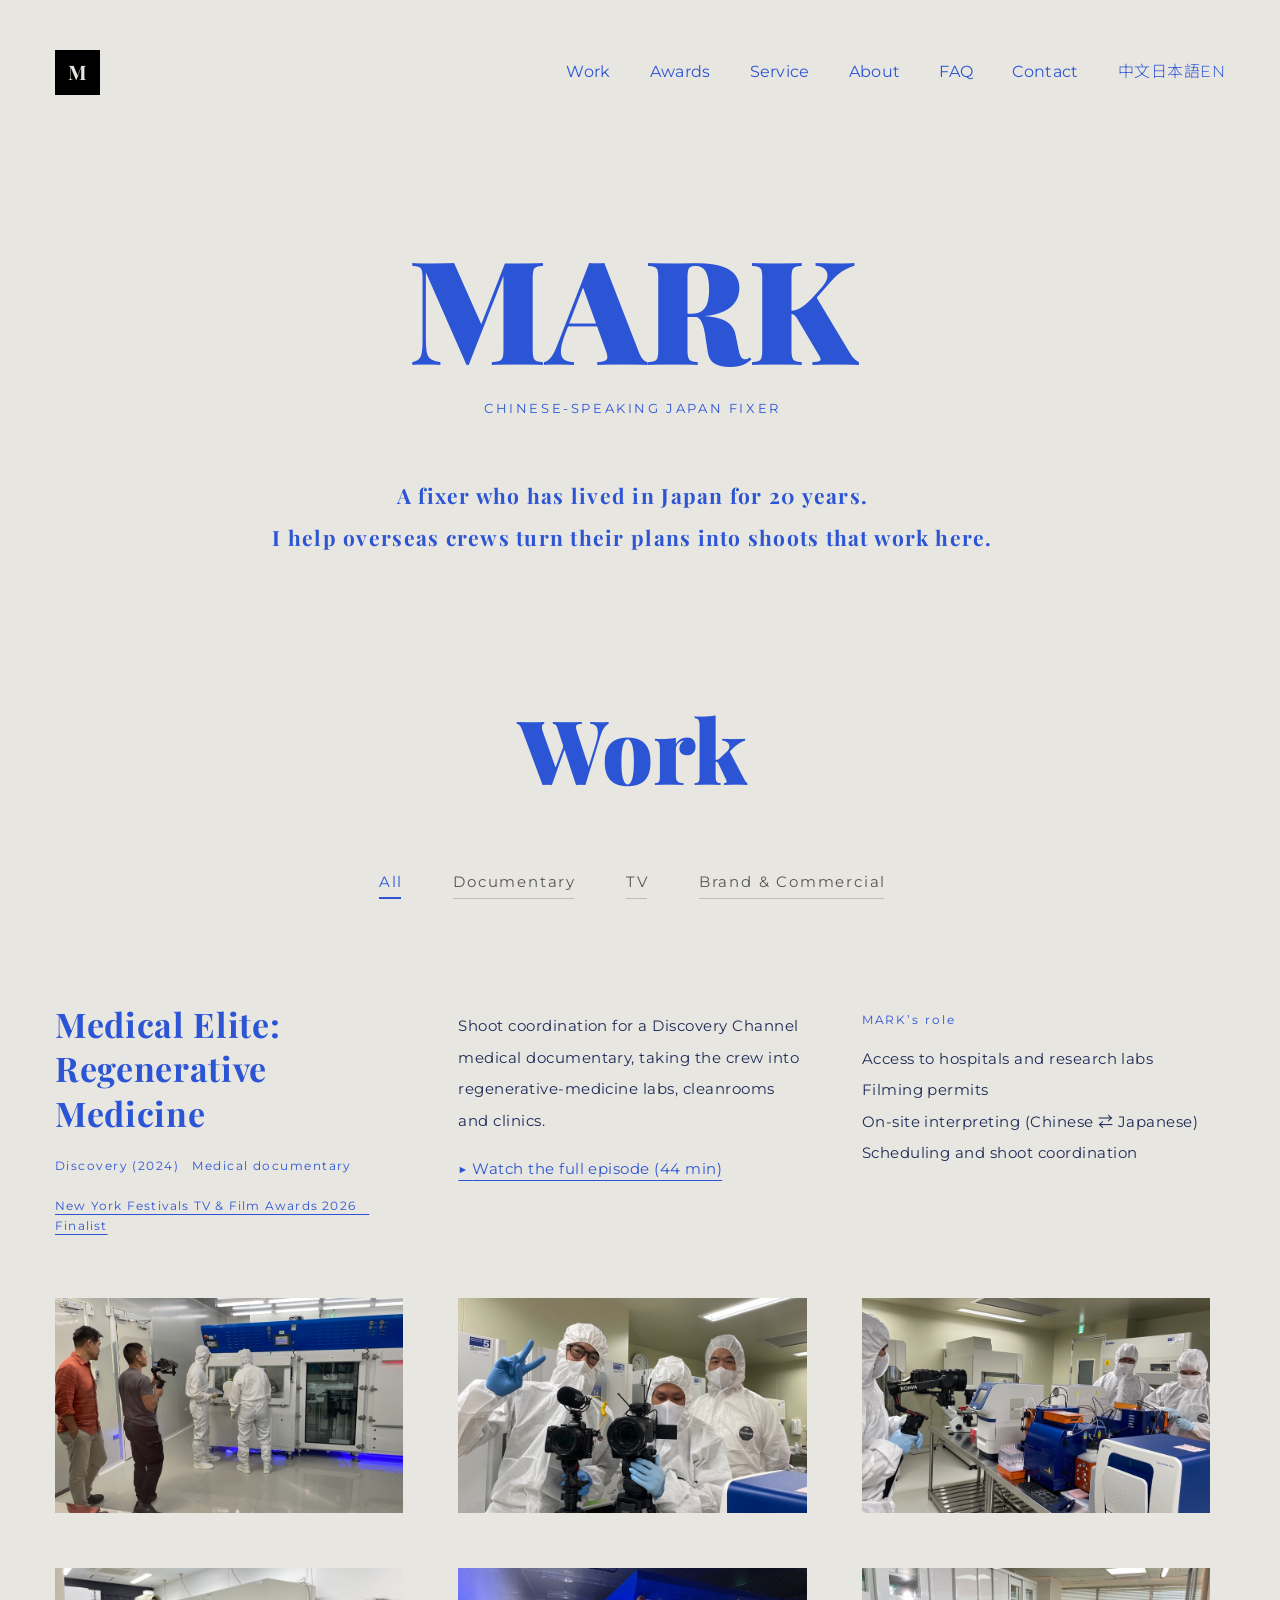
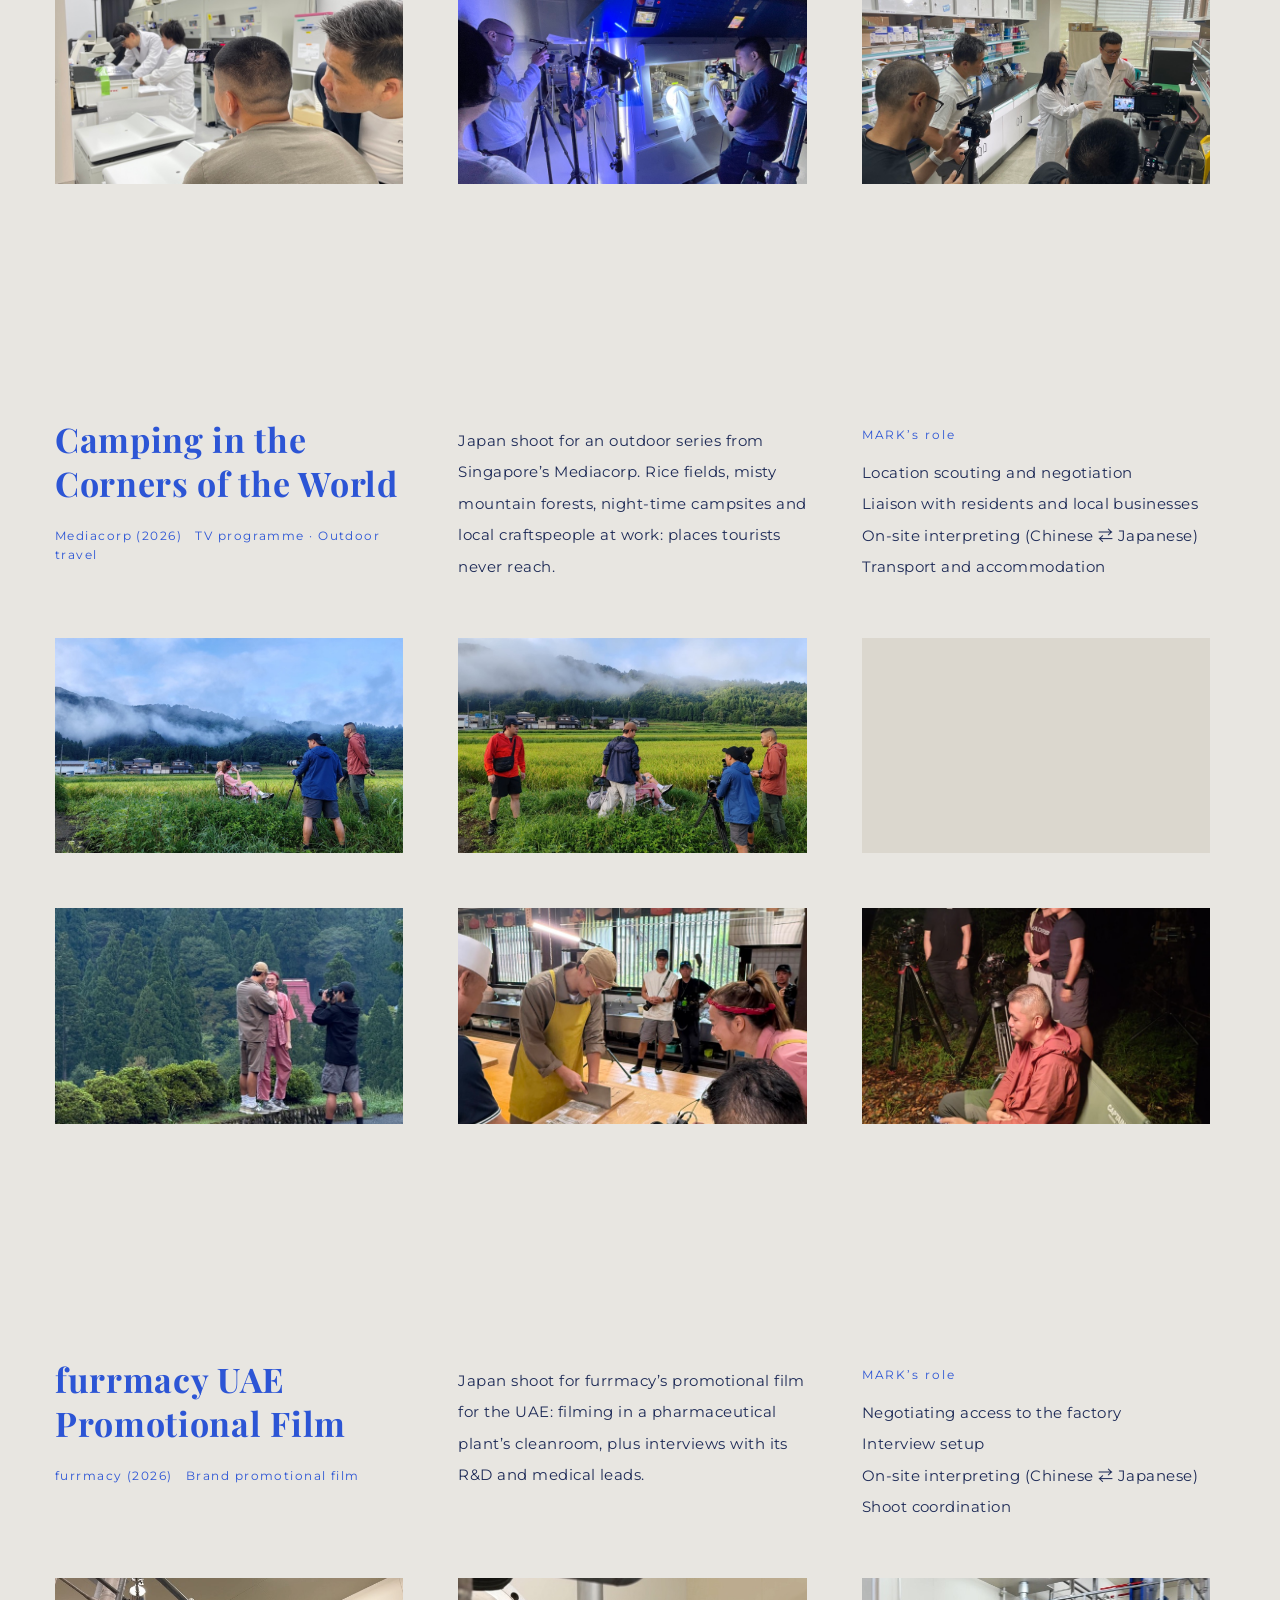
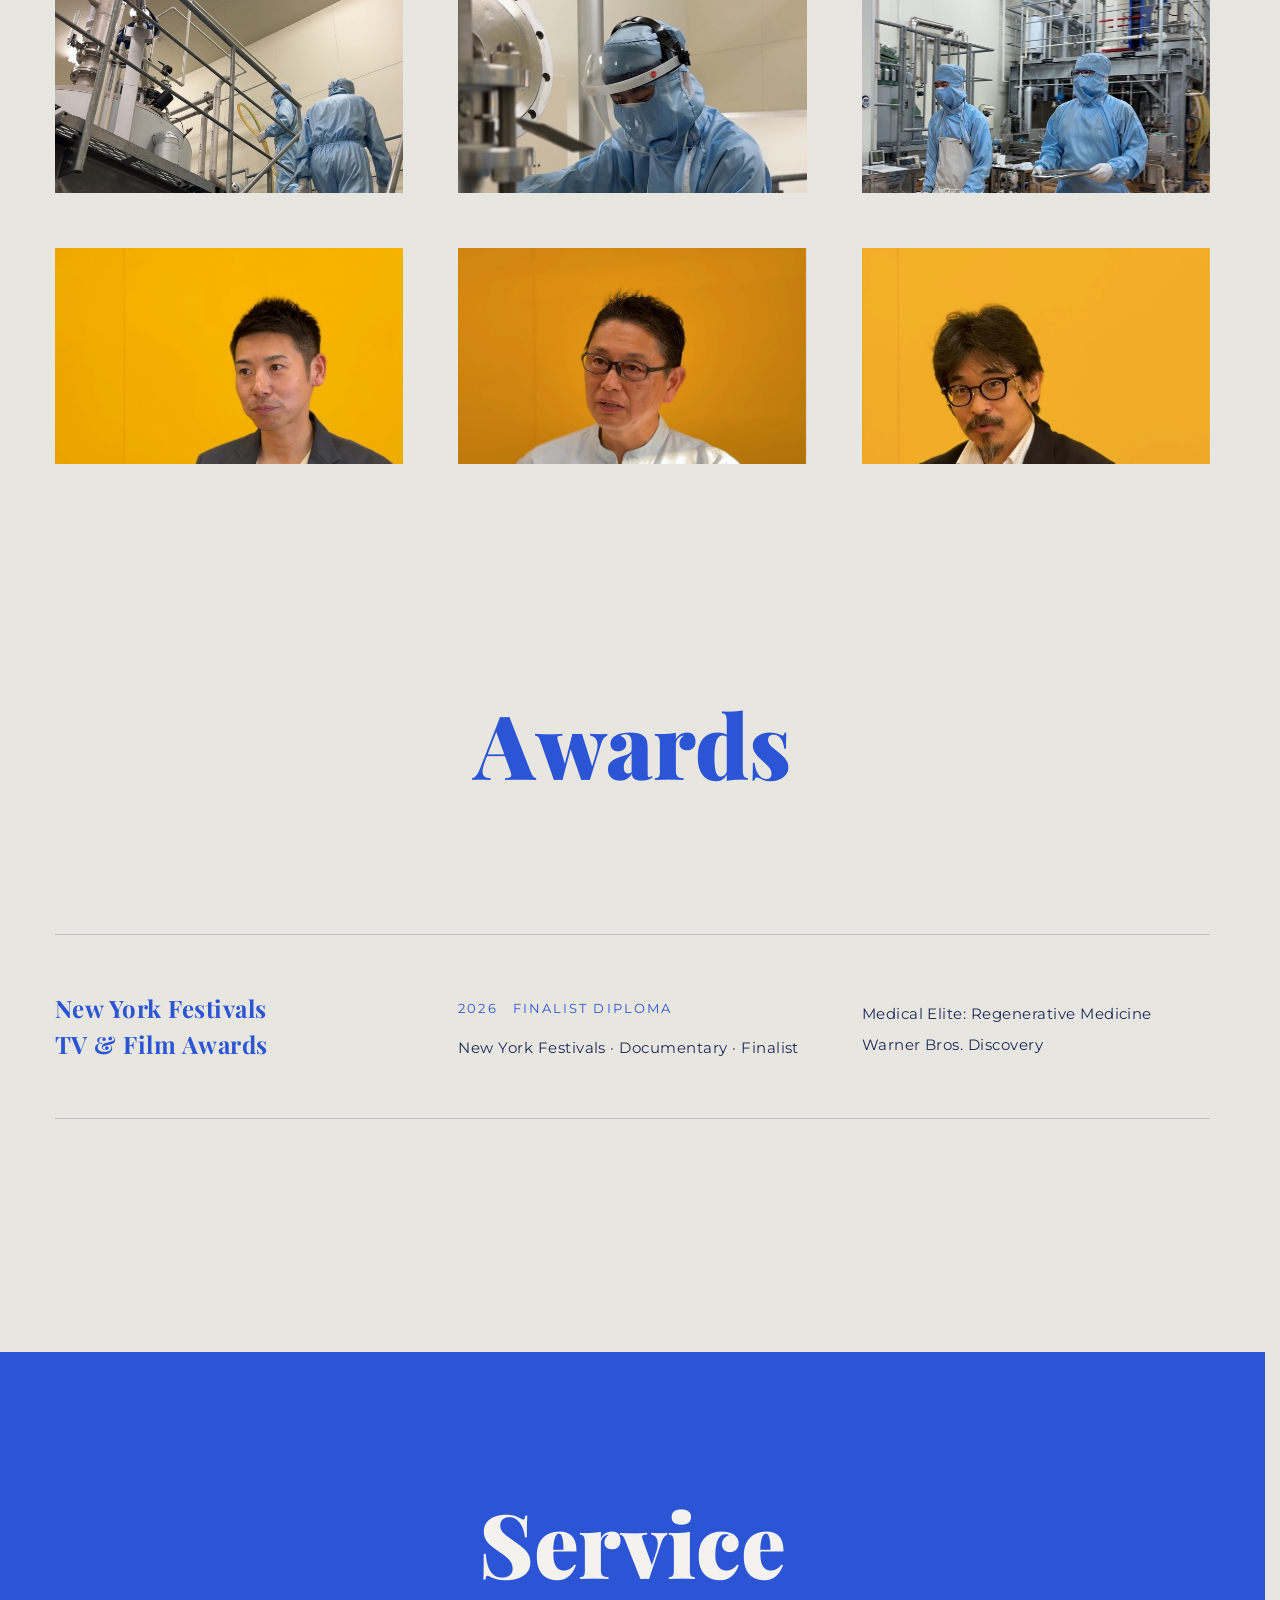
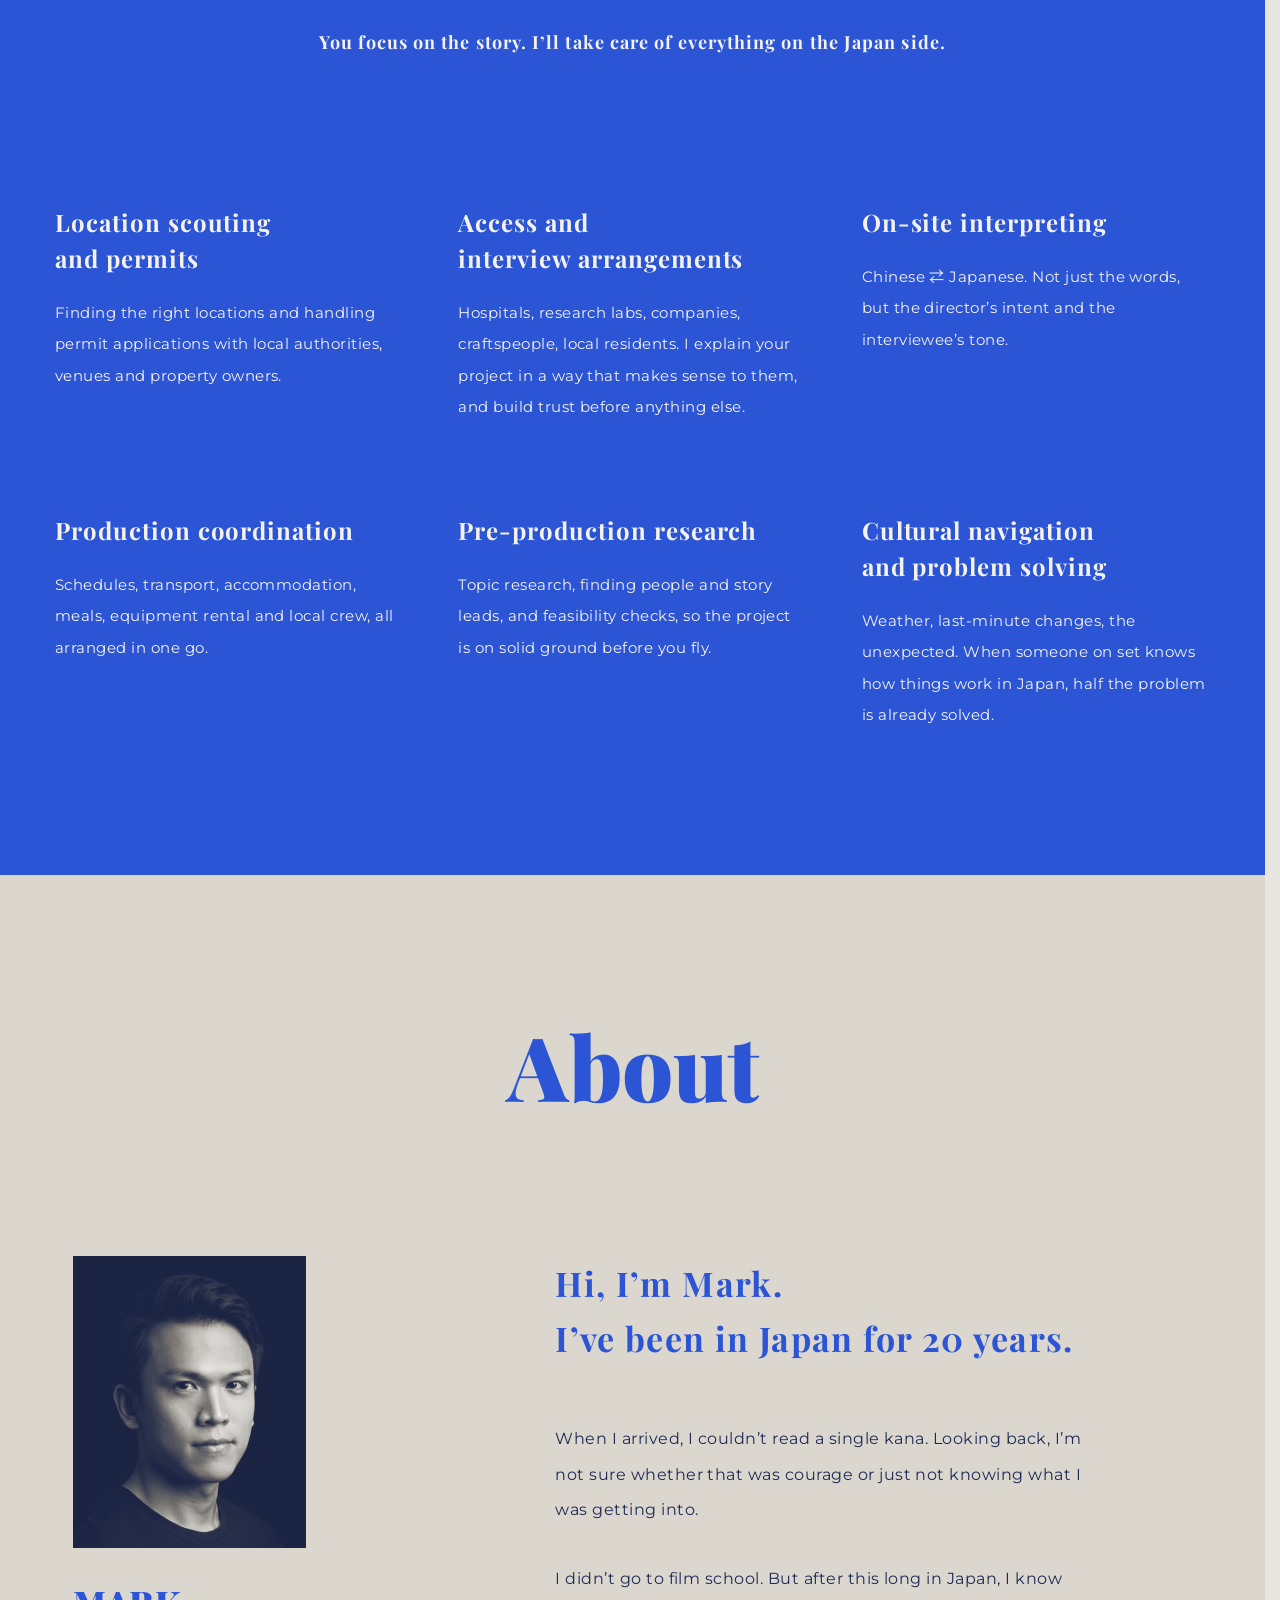
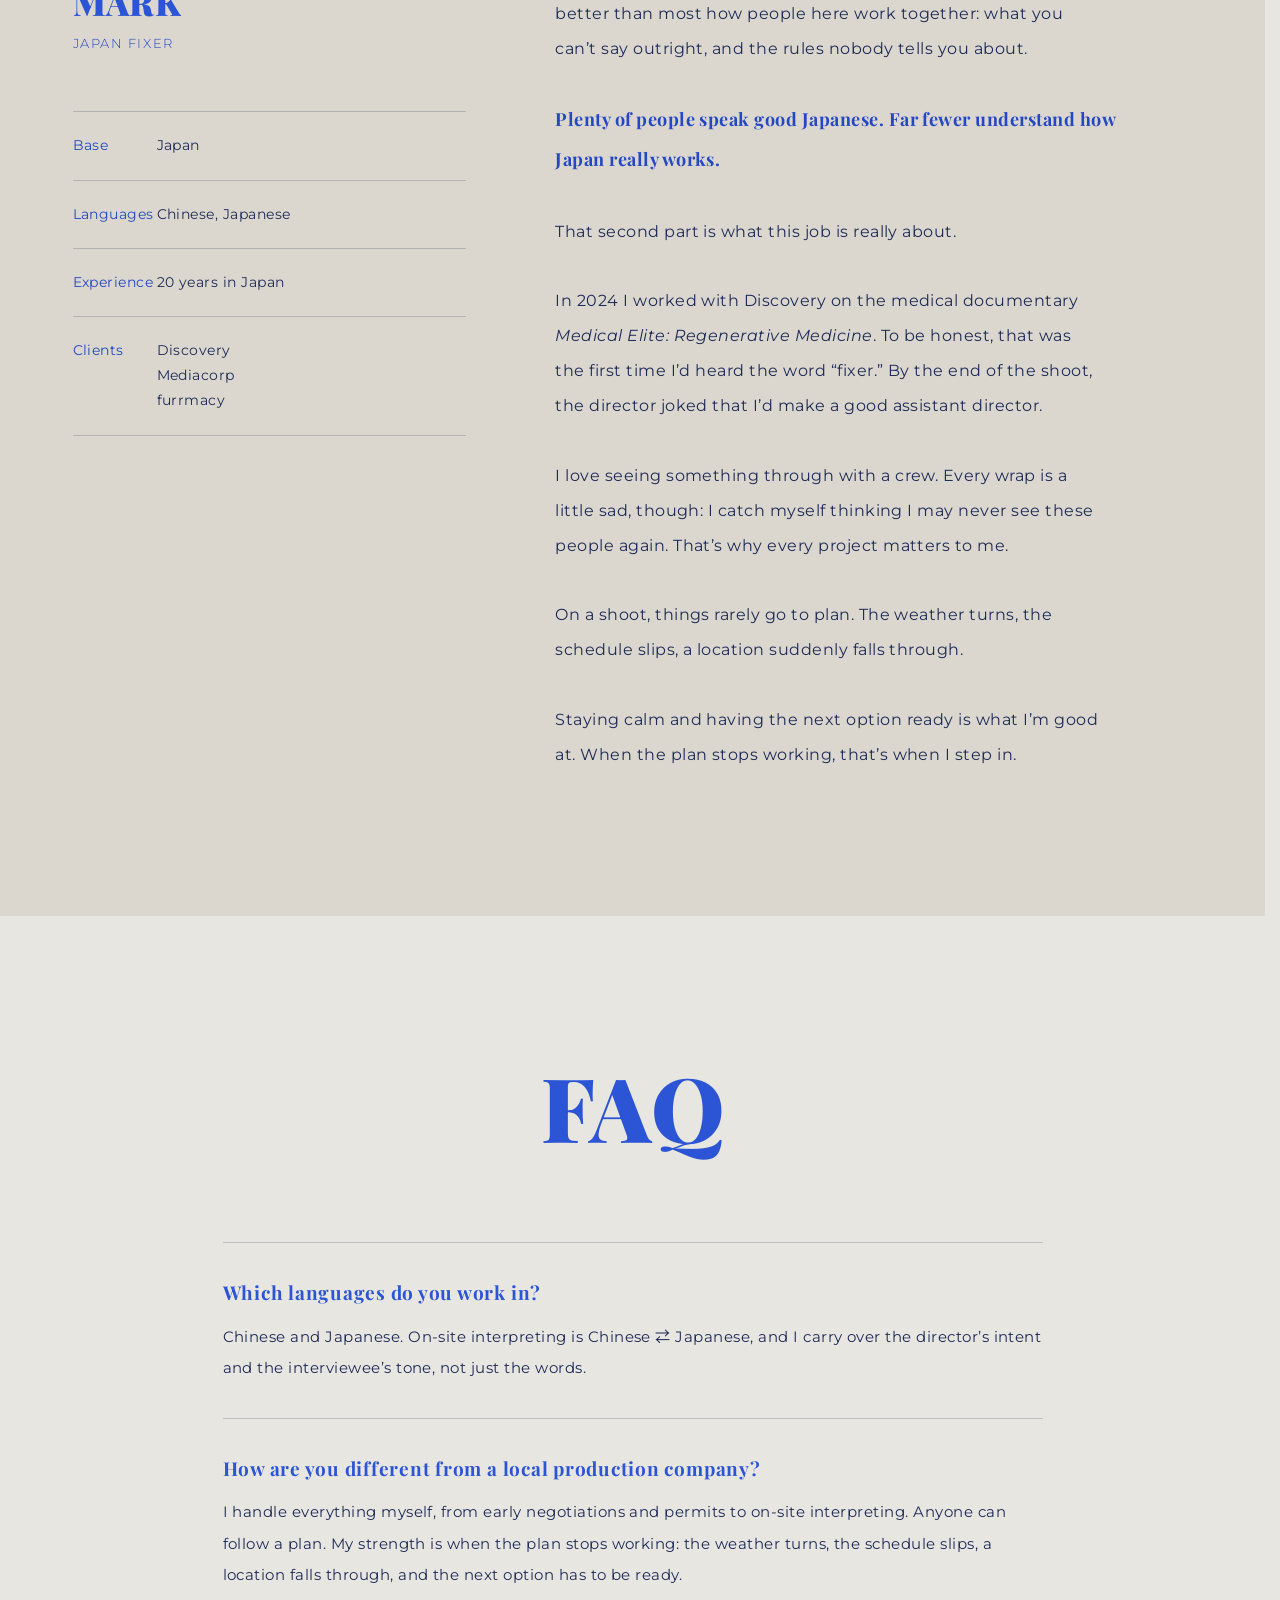
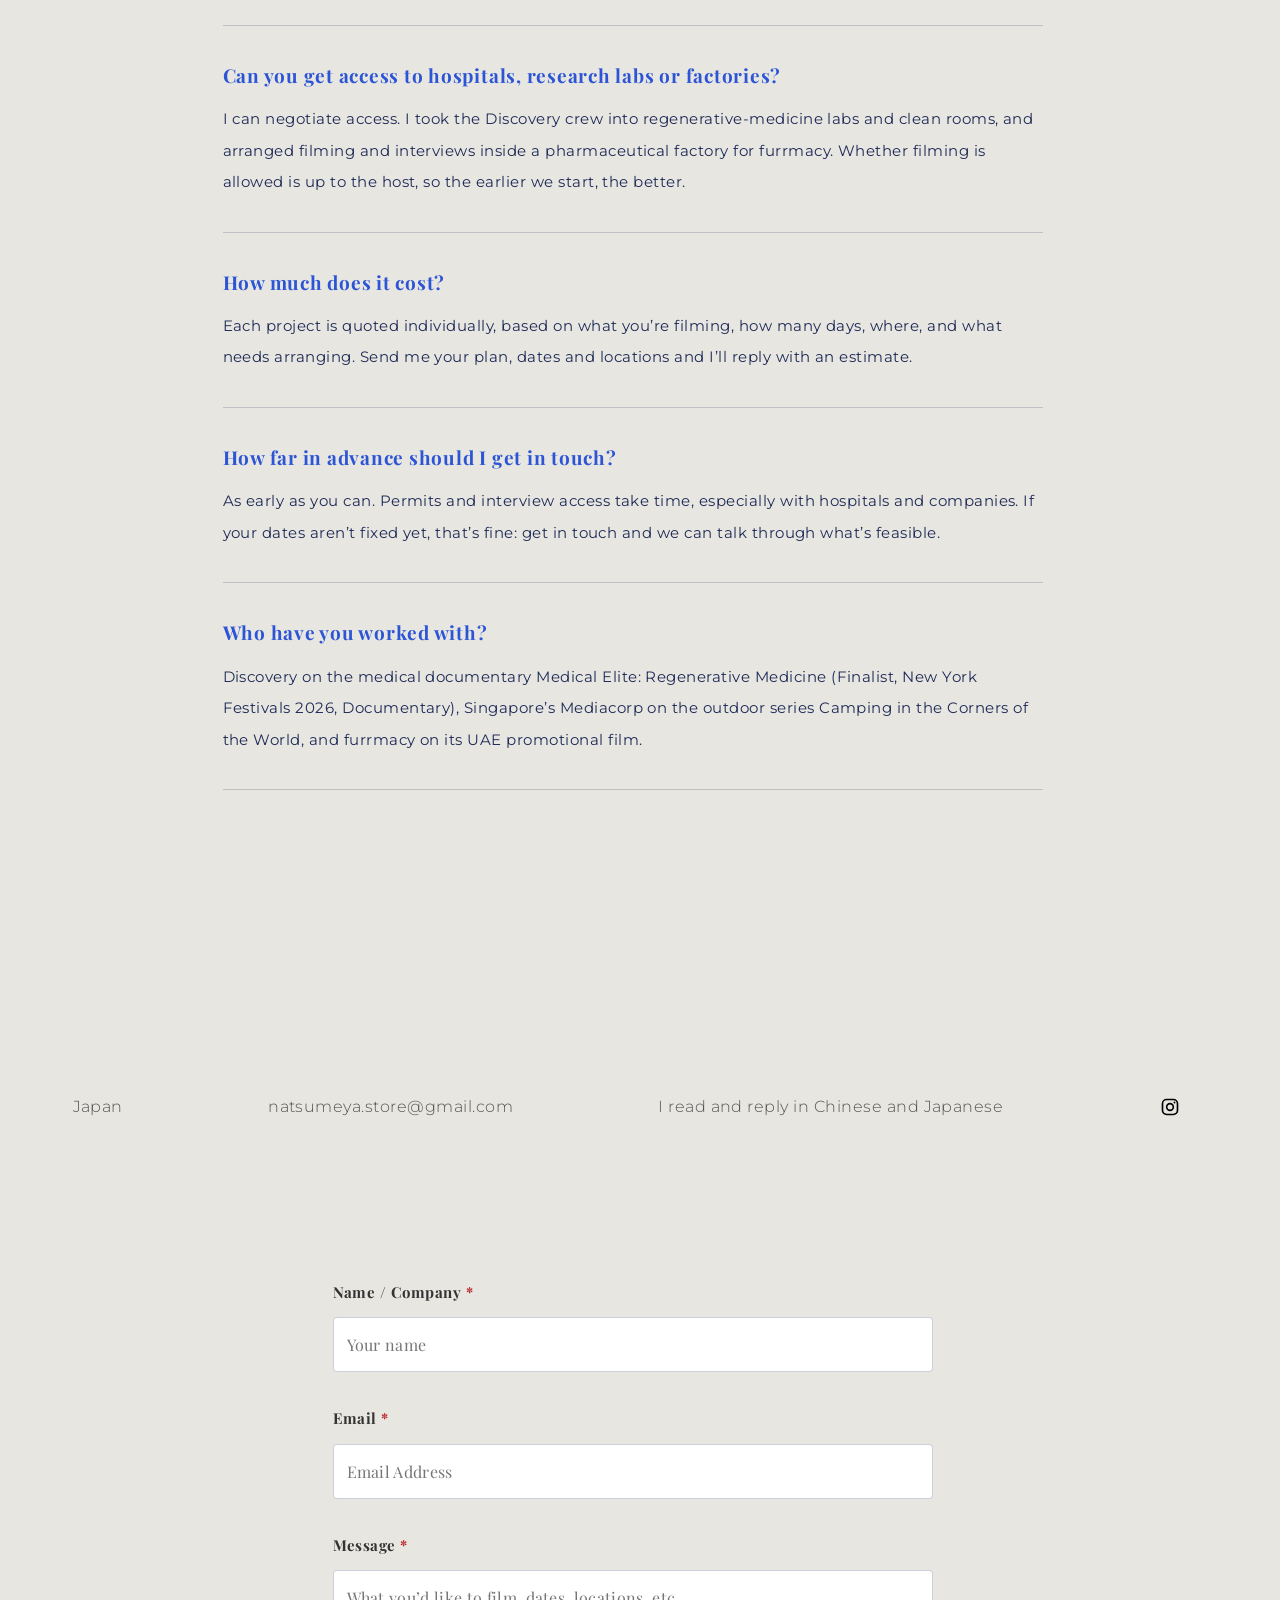
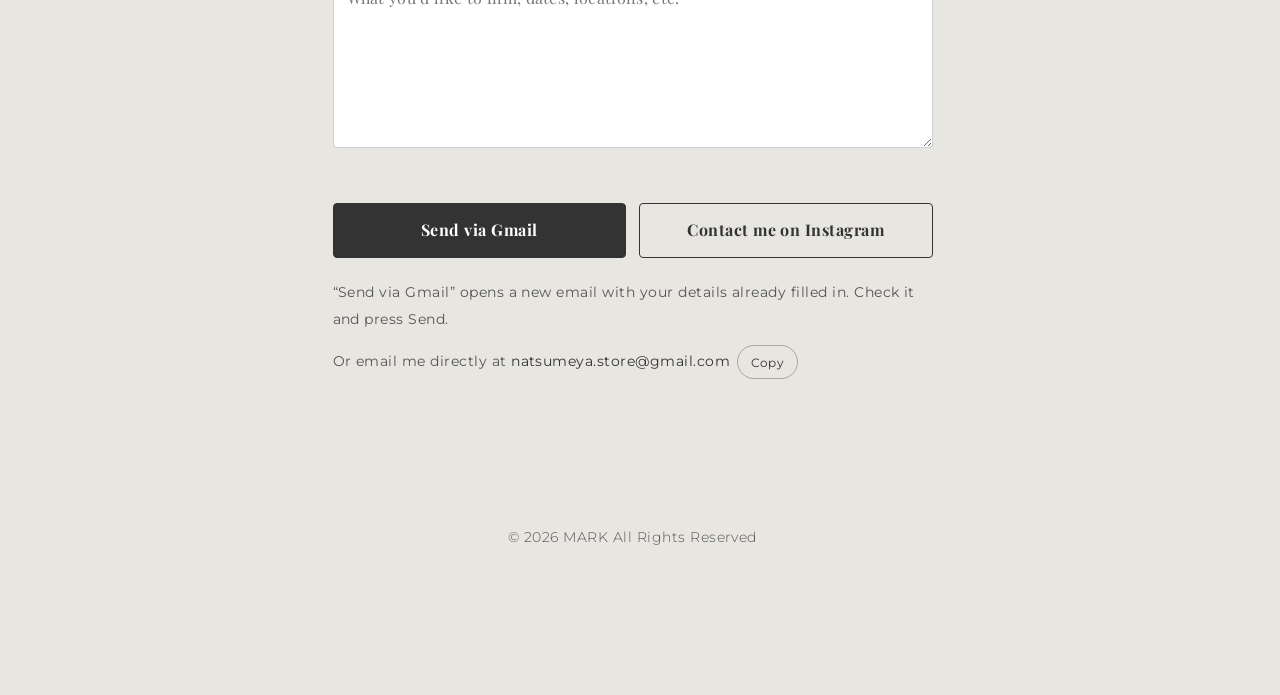
<file: source.html>
<!DOCTYPE html>
<html lang="zh-Hant" data-lang="zh">
<head>
<meta charset="utf-8">
<meta name="viewport" content="width=device-width, initial-scale=1">
<meta name="robots" content="noindex">
<title>MARK — 日本中文 Fixer｜Chinese-speaking Japan Fixer・日本在地製片協調</title>
<meta name="description" content="MARK 是旅居日本 20 年、會說中文的日本 Fixer（中文⇄日文）。為台灣、新加坡、香港等海外製作團隊提供拍攝許可、採訪交涉、現場口譯與製作統籌。合作：Discovery、Mediacorp、furrmacy。">
<meta property="og:title" content="MARK — 日本中文 Fixer｜Chinese-speaking Japan Fixer">
<meta property="og:description" content="旅居日本 20 年、中文⇄日文的 Fixer。把海外團隊的企劃，變成在日本拍得成的現場。">
<meta property="og:type" content="website">
<meta property="og:image" content="https://tsao1989-rgb.github.io/mark-japanfixer/images/og-top.jpg">
<meta property="og:image:width" content="2400">
<meta property="og:image:height" content="1260">
<meta property="og:image:alt" content="MARK — 旅居日本 20 年的 Fixer。把海外團隊的企劃，變成在日本拍得成的現場。">
<meta name="twitter:card" content="summary_large_image">
<meta name="twitter:image" content="https://tsao1989-rgb.github.io/mark-japanfixer/images/og-top.jpg">
<meta property="og:url" content="https://tsao1989-rgb.github.io/mark-japanfixer/">
<link rel="canonical" href="https://tsao1989-rgb.github.io/mark-japanfixer/">
<meta name="google-site-verification" content="N3PMjcB4LXIpCwhLcxJWT-RzlyJt9_mUZzKGl9eKACs">
<link rel="sitemap" type="application/xml" href="https://tsao1989-rgb.github.io/mark-japanfixer/sitemap.xml">
<!-- 結構化資料：讓搜尋引擎與 AI 認得「MARK 是誰、做什麼、做過哪些作品」 -->
<script type="application/ld+json">
{
  "@context": "https://schema.org",
  "@graph": [
    {
      "@type": "WebSite",
      "@id": "https://tsao1989-rgb.github.io/mark-japanfixer/#website",
      "url": "https://tsao1989-rgb.github.io/mark-japanfixer/",
      "name": "MARK — Japan Fixer",
      "inLanguage": ["zh-Hant", "ja", "en"],
      "about": { "@id": "https://tsao1989-rgb.github.io/mark-japanfixer/#mark" }
    },
    {
      "@type": "Person",
      "@id": "https://tsao1989-rgb.github.io/mark-japanfixer/#mark",
      "name": "Mark",
      "alternateName": ["MARK", "MARK Japan Fixer", "日本中文 Fixer MARK"],
      "jobTitle": "Japan Fixer / Production Coordinator",
      "description": "A Chinese-speaking fixer who has lived in Japan for 20 years. Helps overseas film and TV crews shoot in Japan: location scouting and permits, interview access, Chinese–Japanese interpreting and production coordination.",
      "url": "https://tsao1989-rgb.github.io/mark-japanfixer/",
      "image": "https://tsao1989-rgb.github.io/mark-japanfixer/images/mark-portrait.jpg",
      "email": "mailto:natsumeya.store@gmail.com",
      "knowsLanguage": ["zh-Hant", "ja"],
      "workLocation": { "@type": "Country", "name": "Japan" },
      "award": "New York Festivals TV & Film Awards 2026 — Documentary, Finalist (Medical Elite: Regenerative Medicine)",
      "sameAs": ["https://www.instagram.com/hsiu.n.t/"]
    },
    {
      "@type": "ProfessionalService",
      "@id": "https://tsao1989-rgb.github.io/mark-japanfixer/#service",
      "name": "MARK — Japan Fixer（日本中文 Fixer）",
      "description": "Japan fixer and local production coordination for overseas crews, in Chinese and Japanese.",
      "url": "https://tsao1989-rgb.github.io/mark-japanfixer/",
      "image": "https://tsao1989-rgb.github.io/mark-japanfixer/images/og-top.jpg",
      "email": "natsumeya.store@gmail.com",
      "founder": { "@id": "https://tsao1989-rgb.github.io/mark-japanfixer/#mark" },
      "areaServed": { "@type": "Country", "name": "Japan" },
      "availableLanguage": ["zh-Hant", "ja"],
      "serviceType": [
        "Location scouting and filming permits",
        "Interview access and arrangements",
        "On-site interpreting (Chinese ⇄ Japanese)",
        "Production coordination",
        "Pre-production research",
        "Cultural navigation and on-set problem solving"
      ],
      "sameAs": ["https://www.instagram.com/hsiu.n.t/"]
    },
    {
      "@type": "CreativeWork",
      "name": "Medical Elite: Regenerative Medicine",
      "alternateName": "醫療先鋒：再生醫學",
      "genre": "Medical documentary",
      "dateCreated": "2024",
      "productionCompany": { "@type": "Organization", "name": "Warner Bros. Discovery" },
      "award": "New York Festivals TV & Film Awards 2026 — Documentary, Finalist Diploma",
      "contributor": { "@id": "https://tsao1989-rgb.github.io/mark-japanfixer/#mark" },
      "sameAs": "https://www.youtube.com/watch?v=JxVk7_Kpvt0"
    },
    {
      "@type": "TVSeries",
      "name": "Camping in the Corners of the World",
      "alternateName": "在世界的角落紮營",
      "genre": "Outdoor travel",
      "dateCreated": "2026",
      "productionCompany": { "@type": "Organization", "name": "Mediacorp" },
      "contributor": { "@id": "https://tsao1989-rgb.github.io/mark-japanfixer/#mark" }
    },
    {
      "@type": "CreativeWork",
      "name": "furrmacy UAE Promotional Film",
      "alternateName": "furrmacy 阿聯酋宣傳影片",
      "genre": "Brand promotional film",
      "dateCreated": "2026",
      "producer": { "@type": "Organization", "name": "furrmacy" },
      "contributor": { "@id": "https://tsao1989-rgb.github.io/mark-japanfixer/#mark" }
    },
    {
      "@type": "FAQPage",
      "@id": "https://tsao1989-rgb.github.io/mark-japanfixer/#faq",
      "inLanguage": "zh-Hant",
      "mainEntity": [
        { "@type": "Question", "name": "MARK 可以用哪些語言溝通？",
          "acceptedAnswer": { "@type": "Answer", "text": "中文和日文都可以。現場口譯是中文 ⇄ 日文，不只翻字面，也會把導演的意圖和受訪者的語氣傳到位。" } },
        { "@type": "Question", "name": "和日本當地的製作公司有什麼不同？",
          "acceptedAnswer": { "@type": "Answer", "text": "從前期交涉、拍攝許可到現場口譯，都由我本人直接對接。照表進行時大家都做得到，我的強項是計畫趕不上變化的時候：天氣變了、時間延誤、場地突然不能用，都能馬上想出下一步。" } },
        { "@type": "Question", "name": "醫院、研究機構或工廠可以拍嗎？",
          "acceptedAnswer": { "@type": "Answer", "text": "可以協助交涉。我曾帶 Discovery 團隊進入再生醫學的研究室與無塵室，也為 furrmacy 安排製藥工廠內的拍攝與訪談。能否拍攝最終取決於對方的許可，越早開始交涉越好。" } },
        { "@type": "Question", "name": "費用怎麼計算？",
          "acceptedAnswer": { "@type": "Answer", "text": "依拍攝內容、天數、地點與需要的安排個別報價。來信時請附上企劃內容、預計日期與地點，我會依此回覆估價。" } },
        { "@type": "Question", "name": "需要提前多久聯絡？",
          "acceptedAnswer": { "@type": "Answer", "text": "越早越好。拍攝許可和採訪交涉都需要時間，醫療機構與企業尤其如此。日期還沒確定也沒關係，可以先來信討論可行性。" } },
        { "@type": "Question", "name": "合作過哪些團隊？",
          "acceptedAnswer": { "@type": "Answer", "text": "包括 Discovery 的醫療紀錄片《醫療先鋒：再生醫學》（入圍 2026 紐約電視電影節紀錄片類決選）、新加坡 Mediacorp 的戶外旅遊節目《在世界的角落紮營》，以及品牌 furrmacy 的阿聯酋宣傳影片。" } }
      ]
    }
  ]
}
</script>
<link rel="icon" href="data:image/svg+xml,%3Csvg xmlns='http://www.w3.org/2000/svg' viewBox='0 0 64 64'%3E%3Crect width='64' height='64' fill='%23000'/%3E%3Ctext x='32' y='46' font-family='Georgia,serif' font-size='38' font-weight='700' text-anchor='middle' fill='%23eee'%3EM%3C/text%3E%3C/svg%3E">
<link rel="preconnect" href="https://fonts.googleapis.com">
<link rel="preconnect" href="https://fonts.gstatic.com" crossorigin>
<link rel="stylesheet" href="https://fonts.googleapis.com/css2?family=Montserrat:wght@300;400&family=Noto+Sans+JP:wght@300;400&family=Noto+Sans+TC:wght@300;400&family=Noto+Serif+JP:wght@700&family=Noto+Serif+TC:wght@700&family=Playfair+Display:wght@700;900&display=swap" media="print" onload="this.media='all'">
<noscript><link rel="stylesheet" href="https://fonts.googleapis.com/css2?family=Montserrat:wght@300;400&family=Noto+Sans+JP:wght@300;400&family=Noto+Sans+TC:wght@300;400&family=Noto+Serif+JP:wght@700&family=Noto+Serif+TC:wght@700&family=Playfair+Display:wght@700;900&display=swap"></noscript>
<link rel="stylesheet" href="style.css?v=23">
<script>/* 記住的語言，否則依瀏覽器語言清單裡第一個日文或中文；都沒有才用英文 */try{var L=(navigator.languages&&navigator.languages.length?navigator.languages:[navigator.language||'']),l=localStorage.getItem('mark-lang');if(!l){l='en';for(var i=0;i<L.length;i++){var x=(L[i]||'').toLowerCase();if(x.indexOf('ja')===0){l='ja';break;}if(x.indexOf('zh')===0){l='zh';break;}}}if(l==='ja'||l==='en'){document.documentElement.dataset.lang=l;document.documentElement.lang=l;}}catch(e){}</script>
</head>
<body>

<header class="site-header">
  <div class="header-in">
    <a class="logo" href="#top" aria-label="MARK">M</a>
    <nav class="nav" id="siteNav" aria-label="Menu">
      <a href="#work">Work</a>
      <a href="#awards" class="nav-optional">Awards</a>
      <a href="#service">Service</a>
      <a href="#about">About</a>
      <a href="#faq" class="nav-optional">FAQ</a>
      <a href="#contact">Contact</a>
      <div class="lang-switch" role="group" aria-label="Language">
        <button type="button" data-set-lang="zh" lang="zh-Hant" aria-pressed="true">中文</button>
        <button type="button" data-set-lang="ja" lang="ja" aria-pressed="false">日本語</button>
        <button type="button" data-set-lang="en" lang="en" aria-pressed="false">EN</button>
      </div>
    </nav>
    <div class="lang-switch lang-switch--m" role="group" aria-label="Language">
      <button type="button" data-set-lang="zh" lang="zh-Hant" aria-pressed="true">中文</button>
      <button type="button" data-set-lang="ja" lang="ja" aria-pressed="false">日本語</button>
      <button type="button" data-set-lang="en" lang="en" aria-pressed="false">EN</button>
    </div>
    <button type="button" class="menu-btn" id="menuBtn" aria-expanded="false" aria-controls="siteNav">Menu</button>
  </div>
</header>

<main>

<!-- ============ HERO ============ -->
<section class="hero">
  <h1>MARK<span class="hero-tag"><span data-l="zh">日本中文 Fixer</span><span data-l="ja">中国語ができる日本のフィクサー</span><span data-l="en">Chinese-speaking Japan Fixer</span></span></h1>
  <p class="hero-sub">
    <span data-l="zh">旅居日本 20 年的 Fixer。<br>把海外團隊的企劃，變成在日本拍得成的現場。</span>
    <span data-l="ja" class="keep">在日20年の<wbr>フィクサー。<br>海外チームの<wbr>企画を、<wbr>日本で<wbr>撮れる現場に<wbr>変える。</span><span data-l="en">A fixer who has lived in Japan for 20 years. <br>I help overseas crews turn their plans into shoots that work here.</span>
  </p>
</section>

<!-- ============ WORK ============ -->
<section class="work" id="work">
  <div class="work-head">
    <h2 class="sec-title reveal">Work</h2>
    <!-- 作品分類：只顯示有作品的類型；少於兩類時整排隱藏 -->
    <div class="filter reveal" id="workFilter" role="group" aria-label="依類型篩選作品" hidden>
      <div class="filter-in">
          <button type="button" class="filter-btn" data-filter="all" aria-pressed="true" aria-controls="workList"><span data-l="zh">全部</span><span data-l="ja">すべて</span><span data-l="en">All</span></button>
          <button type="button" class="filter-btn" data-filter="documentary" aria-pressed="false" aria-controls="workList"><span data-l="zh">紀錄片</span><span data-l="ja">ドキュメンタリー</span><span data-l="en">Documentary</span></button>
          <button type="button" class="filter-btn" data-filter="tv" aria-pressed="false" aria-controls="workList"><span data-l="zh">電視節目</span><span data-l="ja">テレビ番組</span><span data-l="en">TV</span></button>
          <button type="button" class="filter-btn" data-filter="brand" aria-pressed="false" aria-controls="workList"><span data-l="zh">廣告・品牌</span><span data-l="ja">広告・ブランド</span><span data-l="en">Brand &amp; Commercial</span></button>
          <button type="button" class="filter-btn" data-filter="news" aria-pressed="false" aria-controls="workList"><span data-l="zh">新聞・專題</span><span data-l="ja">ニュース・特集</span><span data-l="en">News &amp; Features</span></button>
      </div>
    </div>
    <p class="sr-only" id="filterStatus" role="status"></p>
  </div>

  <div class="work-list" id="workList">
  <!-- 01 Discovery -->
  <article class="project reveal" data-cat="documentary">
    <header class="p-head">
      <div>
        <h2 class="p-title">
          <span data-l="zh">醫療先鋒：再生醫學</span>
          <span data-l="ja">醫療先鋒：再生醫學</span><span data-l="en">Medical Elite: Regenerative Medicine</span>
        </h2>
        <p class="p-cap">Discovery (2024)　<span data-l="zh">醫療紀錄片</span><span data-l="ja">医療ドキュメンタリー</span><span data-l="en">Medical documentary</span></p>
        <p class="p-award"><a href="#awards">New York Festivals TV &amp; Film Awards 2026　Finalist</a></p>
      </div>
      <p class="p-desc">
        <span data-l="zh">Discovery 頻道醫療紀錄片的拍攝協調。帶著攝影團隊走進再生醫學的研究室、無塵室與醫療現場。</span>
        <span data-l="ja">Discovery チャンネルの医療ドキュメンタリーで撮影コーディネートを担当。再生医療の研究室、クリーンルーム、医療の現場へ撮影チームをご案内しました。</span><span data-l="en">Shoot coordination for a Discovery Channel medical documentary, taking the crew into regenerative-medicine labs, cleanrooms and clinics.</span>
        <a class="p-video" href="https://www.youtube.com/watch?v=JxVk7_Kpvt0" data-youtube="JxVk7_Kpvt0">▶ <span data-l="zh">觀看完整節目（44 分鐘）</span><span data-l="ja">番組本編を見る（44分）</span><span data-l="en">Watch the full episode (44 min)</span></a>
      </p>
      <div class="p-role">
        <p class="p-role-label"><span data-l="zh">MARK 負責的工作</span><span data-l="ja">MARK の担当業務</span><span data-l="en">MARK’s role</span></p>
        <p>
          <span data-l="zh">醫療・研究機構採訪交涉<br>拍攝許可申請<br>現場口譯（中⇄日）<br>行程與拍攝統籌</span>
          <span data-l="ja">医療・研究機関への取材交渉<br>撮影許可申請<br>現場通訳（中⇄日）<br>スケジュール・制作進行</span><span data-l="en">Access to hospitals and research labs<br>Filming permits<br>On-site interpreting (Chinese ⇄ Japanese)<br>Scheduling and shoot coordination</span>
        </p>
      </div>
    </header>
    <!-- 第一排：無塵室　第二排：研究室 -->
    <div class="grid">
      <button class="cell" data-full="images/discovery-1.jpg"><img src="images/thumb/discovery-1.jpg" loading="lazy" decoding="async" alt="攝影團隊在無塵設施外拍攝身穿無塵衣的工作人員" style="--x:50%"></button>
      <button class="cell" data-full="images/discovery-2.jpg"><img src="images/thumb/discovery-2.jpg" loading="lazy" decoding="async" alt="身穿無塵衣、手持攝影機的拍攝團隊" style="--x:8%"></button>
      <button class="cell" data-full="images/discovery-3.jpg"><img src="images/thumb/discovery-3.jpg" loading="lazy" decoding="async" alt="在無塵室內拍攝研究人員操作儀器" style="--x:50%"></button>
      <button class="cell" data-full="images/discovery-4.jpg"><img src="images/thumb/discovery-4.jpg" loading="lazy" decoding="async" alt="研究室內拍攝實驗作業" style="--x:50%"></button>
      <button class="cell" data-full="images/discovery-5.jpg"><img src="images/thumb/discovery-5.jpg" loading="lazy" decoding="async" alt="藍色燈光下的實驗設施拍攝現場" style="--x:50%"></button>
      <button class="cell" data-full="images/discovery-6.jpg"><img src="images/thumb/discovery-6.jpg" loading="lazy" decoding="async" alt="研究室內多機拍攝研究人員" style="--x:50%"></button>
    </div>
  </article>

  <!-- 02 Mediacorp -->
  <article class="project reveal" data-cat="tv">
    <header class="p-head">
      <div>
        <h2 class="p-title">
          <span data-l="zh">在世界的角落紮營</span>
          <span data-l="ja">在世界的角落紮營</span><span data-l="en">Camping in the Corners of the World</span>
        </h2>
        <p class="p-cap">Mediacorp (2026)　<span data-l="zh">電視節目・戶外旅遊</span><span data-l="ja">テレビ番組・アウトドア紀行</span><span data-l="en">TV programme · Outdoor travel</span></p>
      </div>
      <p class="p-desc">
        <span data-l="zh">新加坡 Mediacorp 戶外節目的日本拍攝。稻田、起霧的山林、夜裡的營地、在地職人的工作場，把團隊帶到觀光客到不了的角落。</span>
        <span data-l="ja">シンガポール Mediacorp のアウトドア番組・日本ロケ。田んぼ、霧の山あい、夜のキャンプ地、職人の仕事場。観光では辿り着けない場所へチームをお連れしました。</span><span data-l="en">Japan shoot for an outdoor series from Singapore’s Mediacorp. Rice fields, misty mountain forests, night-time campsites and local craftspeople at work: places tourists never reach.</span>
      </p>
      <div class="p-role">
        <p class="p-role-label"><span data-l="zh">MARK 負責的工作</span><span data-l="ja">MARK の担当業務</span><span data-l="en">MARK’s role</span></p>
        <p>
          <span data-l="zh">勘景與場地交涉<br>在地居民・店家協調<br>現場口譯（中⇄日）<br>交通・住宿安排</span>
          <span data-l="ja">ロケハン・ロケ地交渉<br>地域の方・店舗との調整<br>現場通訳（中⇄日）<br>移動・宿泊手配</span><span data-l="en">Location scouting and negotiation<br>Liaison with residents and local businesses<br>On-site interpreting (Chinese ⇄ Japanese)<br>Transport and accommodation</span>
        </p>
      </div>
    </header>
    <!-- 第一排：白天的稻田（霧→放晴）　第二排：山林→室內→夜晚 -->
    <div class="grid">
      <button class="cell" data-full="images/mediacorp-1.jpg"><img src="images/thumb/mediacorp-1.jpg" loading="lazy" decoding="async" alt="起霧的山谷稻田裡拍攝中的團隊" style="--y:60%"></button>
      <button class="cell" data-full="images/mediacorp-2.jpg"><img src="images/thumb/mediacorp-2.jpg" loading="lazy" decoding="async" alt="攝影團隊在稻田裡拍攝" style="--y:62%"></button>
      <button class="cell" data-full="images/mediacorp-3.jpg"><img src="images/thumb/mediacorp-3.jpg" loading="lazy" decoding="async" alt="藍天下的金黃稻田與兩張露營椅" style="--y:58%"></button>
      <button class="cell" data-full="images/mediacorp-4.jpg"><img src="images/thumb/mediacorp-4.jpg" loading="lazy" decoding="async" alt="起霧的山林前拍攝中的團隊" style="--y:92%"></button>
      <button class="cell" data-full="images/mediacorp-5.jpg"><img src="images/thumb/mediacorp-5.jpg" loading="lazy" decoding="async" alt="傳統建築內拍攝職人製作料理" style="--y:46%"></button>
      <button class="cell" data-full="images/mediacorp-6.jpg"><img src="images/thumb/mediacorp-6.jpg" loading="lazy" decoding="async" alt="夜間森林營地的拍攝現場" style="--y:78%"></button>
    </div>
  </article>

  <!-- 03 furrmacy -->
  <article class="project reveal" data-cat="brand">
    <header class="p-head">
      <div>
        <h2 class="p-title">
          <span data-l="zh">furrmacy 阿聯酋宣傳影片</span>
          <span data-l="ja" class="keep">furrmacy UAE <wbr>プロモーション映像</span><span data-l="en">furrmacy UAE Promotional Film</span>
        </h2>
        <p class="p-cap">furrmacy (2026)　<span data-l="zh">品牌宣傳影片</span><span data-l="ja">ブランドプロモーション映像</span><span data-l="en">Brand promotional film</span></p>
      </div>
      <p class="p-desc">
        <span data-l="zh">品牌 furrmacy 阿聯酋宣傳影片的日本拍攝。進入製藥工廠的無塵製造現場拍攝，並完成研發與醫學負責人的訪談。</span>
        <span data-l="ja">ブランド furrmacy の UAE 向けプロモーション映像・日本ロケ。製薬工場のクリーンルームでの撮影と、研究開発・メディカル担当者へのインタビューを行いました。</span><span data-l="en">Japan shoot for furrmacy’s promotional film for the UAE: filming in a pharmaceutical plant’s cleanroom, plus interviews with its R&amp;D and medical leads.</span>
      </p>
      <div class="p-role">
        <p class="p-role-label"><span data-l="zh">MARK 負責的工作</span><span data-l="ja">MARK の担当業務</span><span data-l="en">MARK’s role</span></p>
        <p>
          <span data-l="zh">工廠拍攝交涉<br>訪談安排<br>現場口譯（中⇄日）<br>拍攝統籌</span>
          <span data-l="ja">工場での撮影交渉<br>インタビュー調整<br>現場通訳（中⇄日）<br>制作進行</span><span data-l="en">Negotiating access to the factory<br>Interview setup<br>On-site interpreting (Chinese ⇄ Japanese)<br>Shoot coordination</span>
        </p>
      </div>
    </header>
    <!-- 第一排：工廠製造現場　第二排：黃色背景訪談 -->
    <div class="grid">
      <button class="cell" data-full="images/furrmacy-1.jpg"><img class="still" src="images/thumb/furrmacy-1.jpg" loading="lazy" decoding="async" alt="製藥工廠內身穿無塵衣的作業人員" style="--x:35%"></button>
      <button class="cell" data-full="images/furrmacy-2.jpg"><img class="still" src="images/thumb/furrmacy-2.jpg" loading="lazy" decoding="async" alt="作業人員操作製造設備" style="--x:64%"></button>
      <button class="cell" data-full="images/furrmacy-3.jpg"><img class="still" src="images/thumb/furrmacy-3.jpg" loading="lazy" decoding="async" alt="無塵室內兩位作業人員" style="--x:100%"></button>
      <button class="cell" data-full="images/furrmacy-4.jpg"><img class="still" src="images/thumb/furrmacy-4.jpg" loading="lazy" decoding="async" alt="黃色背景前的訪談畫面" style="--x:57%"></button>
      <button class="cell" data-full="images/furrmacy-5.jpg"><img class="still" src="images/thumb/furrmacy-5.jpg" loading="lazy" decoding="async" alt="身穿白袍的受訪者" style="--x:100%"></button>
      <button class="cell" data-full="images/furrmacy-6.jpg"><img class="still" src="images/thumb/furrmacy-6.jpg" loading="lazy" decoding="async" alt="黃色背景前的訪談畫面" style="--x:100%;--z:1.5"></button>
    </div>
  </article>
  </div>

</section>

<!-- ============ AWARDS ============ -->
<section class="awards" id="awards">
  <h2 class="sec-title reveal">Awards</h2>
  <div class="award-list reveal">
    <div class="award">
      <p class="award-name">New York Festivals<br>TV &amp; Film Awards</p>
      <div class="award-result">
        <b>2026　Finalist Diploma</b>
        <p><span data-l="zh">紐約電視電影節　紀錄片類・決選入圍</span><span data-l="ja">ニューヨーク・フェスティバル　ドキュメンタリー部門・ファイナリスト</span><span data-l="en">New York Festivals · Documentary · Finalist</span></p>
      </div>
      <div class="award-work">
        <p><span data-l="zh">《醫療先鋒：再生醫學》</span><span data-l="ja">『醫療先鋒：再生醫學』</span></p>
        <p>Medical Elite: Regenerative Medicine<br>Warner Bros. Discovery</p>
      </div>
    </div>
  </div>
</section>

<!-- ============ SERVICE ============ -->
<section class="block" id="service">
  <h2 class="sec-title reveal">Service</h2>
  <p class="sec-sub">
    <span data-l="zh">你負責把故事拍好，在日本會遇到的事交給我。</span>
    <span data-l="ja">良い作品づくりに集中していただけるよう、日本で起こるあれこれを引き受けます。</span><span data-l="en">You focus on the story. I’ll take care of everything on the Japan side.</span>
  </p>
  <div class="grid text-grid">
    <div class="item reveal">
      <h3><span data-l="zh">勘景與拍攝許可</span><span data-l="ja">ロケハン・撮影許可</span><span data-l="en">Location scouting and permits</span></h3>
      <p><span data-l="zh">找到對的場景，向地方政府、設施與業主完成申請。</span><span data-l="ja">最適なロケ地を探し、自治体・施設・所有者への申請まで対応します。</span><span data-l="en">Finding the right locations and handling permit applications with local authorities, venues and property owners.</span></p>
    </div>
    <div class="item reveal">
      <h3><span data-l="zh">採訪交涉與邀約</span><span data-l="ja">取材交渉・アポイント</span><span data-l="en">Access and interview arrangements</span></h3>
      <p><span data-l="zh">醫療機構、研究單位、企業、職人、在地居民。用對方習慣的方式說明來意，先把信任建立起來。</span><span data-l="ja">医療機関、研究機関、企業、職人、地域の方々。相手に合わせた伝え方で趣旨を説明し、まず信頼を築きます。</span><span data-l="en">Hospitals, research labs, companies, craftspeople, local residents. I explain your project in a way that makes sense to them, and build trust before anything else.</span></p>
    </div>
    <div class="item reveal">
      <h3><span data-l="zh">現場口譯</span><span data-l="ja">現場通訳</span><span data-l="en">On-site interpreting</span></h3>
      <p><span data-l="zh">中文 ⇄ 日文。不只翻字面，也把導演的意圖和受訪者的語氣傳到位。</span><span data-l="ja">中国語 ⇄ 日本語。言葉だけでなく、監督の意図や取材相手のニュアンスまで届けます。</span><span data-l="en">Chinese ⇄ Japanese. Not just the words, but the director’s intent and the interviewee’s tone.</span></p>
    </div>
    <div class="item reveal">
      <h3><span data-l="zh">製作統籌</span><span data-l="ja">制作進行・手配</span><span data-l="en">Production coordination</span></h3>
      <p><span data-l="zh">行程、交通、住宿、餐飲、器材租借、在地工作人員，一次安排好。</span><span data-l="ja">スケジュール、移動、宿泊、食事、機材レンタル、現地スタッフをまとめて手配します。</span><span data-l="en">Schedules, transport, accommodation, meals, equipment rental and local crew, all arranged in one go.</span></p>
    </div>
    <div class="item reveal">
      <h3><span data-l="zh">前期調查</span><span data-l="ja">事前リサーチ</span><span data-l="en">Pre-production research</span></h3>
      <p><span data-l="zh">題材調查、人物與故事線索蒐集、可行性評估，讓企劃在出發前就站得住腳。</span><span data-l="ja">テーマの調査、人物やストーリーの発掘、実現可能性の確認。出発前に企画の足場を固めます。</span><span data-l="en">Topic research, finding people and story leads, and feasibility checks, so the project is on solid ground before you fly.</span></p>
    </div>
    <div class="item reveal">
      <h3><span data-l="zh">文化溝通與現場應變</span><span data-l="ja">文化面のサポート・現場対応</span><span data-l="en">Cultural navigation and problem solving</span></h3>
      <p><span data-l="zh">天氣、臨時變更、突發狀況。現場有人懂日本的規矩，問題就先小了一半。</span><span data-l="ja">天候、急な変更、想定外の出来事。日本の作法を知る人間が現場にいれば、問題は半分になります。</span><span data-l="en">Weather, last-minute changes, the unexpected. When someone on set knows how things work in Japan, half the problem is already solved.</span></p>
    </div>
  </div>
</section>

<!-- ============ ABOUT ============ -->
<section class="block" id="about">
  <h2 class="sec-title reveal">About</h2>
  <div class="about-grid">
    <aside class="about-side reveal">
      <figure class="portrait">
        <img src="images/mark-portrait.jpg?v=2" srcset="images/mark-portrait.jpg?v=2 466w, images/mark-portrait@3x.jpg?v=2 699w" sizes="233px" width="466" height="583" loading="lazy" decoding="async" alt="MARK 的肖像照" data-alt-zh="MARK 的肖像照" data-alt-ja="MARK のポートレート" data-alt-en="Portrait of MARK">
      </figure>
      <p class="about-name">MARK</p>
      <p class="about-role">JAPAN FIXER</p>
      <dl class="facts">
        <div><dt><span data-l="zh">據點</span><span data-l="ja">拠点</span><span data-l="en">Base</span></dt><dd><span data-l="zh">日本</span><span data-l="ja">日本</span><span data-l="en">Japan</span></dd></div>
        <div><dt><span data-l="zh">語言</span><span data-l="ja">言語</span><span data-l="en">Languages</span></dt><dd><span data-l="zh">中文・日文</span><span data-l="ja">中国語・日本語</span><span data-l="en">Chinese, Japanese</span></dd></div>
        <div><dt><span data-l="zh">經歷</span><span data-l="ja">経歴</span><span data-l="en">Experience</span></dt><dd><span data-l="zh">旅居日本 20 年</span><span data-l="ja">在日20年</span><span data-l="en">20 years in Japan</span></dd></div>
        <div><dt><span data-l="zh">合作</span><span data-l="ja">実績</span><span data-l="en">Clients</span></dt><dd>Discovery<br>Mediacorp<br>furrmacy</dd></div>
      </dl>
    </aside>

    <article class="essay">
      <!-- 中文 -->
      <div data-l="zh">
        <h3>嗨，我是 Mark。<br>來日本 20 年了。</h3>
        <p>當年來的時候，我連五十音都不會。現在回頭看，不知道該說是勇氣，還是單純沒搞清楚狀況。</p>
        <p>我不是影視科班出身。但在日本住了這麼久，怎麼跟日本人相處、哪些話不能直說、哪些規矩沒人會告訴你，這些我比大部分的人熟。</p>
        <p class="quote">日文好的人滿街都是，懂日本「眉角」的人不多。</p>
        <p>我覺得後面這個，才是這份工作真正在賣的東西。</p>
        <p>2024 年，我跟 Discovery 一起做了醫療紀錄片《醫療先鋒：再生醫學》。老實說，那是我第一次聽到「Fixer」這個詞。拍到最後，導演還笑說我很適合去當副導。</p>
        <p>我很喜歡跟團隊一起把一件事做完的感覺。只是每次殺青都有點感傷，心裡會想：這群人，這輩子可能不會再見了吧。也因為這樣，每一次合作我都很珍惜。</p>
        <p>如果你找過日本當地公司的 Fixer，可能會發現：照著表走的時候，他們的服務沒話說。可是一遇到突發狀況，常常就卡住了。</p>
        <p>我的強項剛好在這裡。計畫趕不上變化的時候，就是我上場的時候。</p>
      </div>
      <!-- 日本語 -->
      <div data-l="ja">
        <h3>こんにちは、Mark です。<br>日本に来て20年になります。</h3>
        <p>来た当時は、五十音すら読めませんでした。今思えば、勇気があったのか、ただ状況が分かっていなかっただけなのか、自分でもよく分かりません。</p>
        <p>映像の専門教育を受けたわけではありません。でも、これだけ長く暮らしていると、日本の人との付き合い方、はっきり言ってはいけないこと、誰も教えてくれない決まりごとは、たいていの人より分かるようになりました。</p>
        <p class="quote">日本語が上手な人はたくさんいます。日本の「機微」が分かる人は、多くありません。</p>
        <p>この仕事でいちばん価値があるのは、後者だと思っています。</p>
        <p>2024年、Discovery と一緒に医療ドキュメンタリー『醫療先鋒：再生醫學』を作りました。実は「フィクサー」という言葉を聞いたのは、その時が初めてです。撮影の終わりごろ、監督には「助監督に向いているね」と笑われました。</p>
        <p>チームと一緒にひとつのものを作り上げる時間が、とても好きです。ただ、クランクアップのたびに少し寂しくなります。「このメンバーとは、もう一生会わないかもしれないな」と。だからこそ、一回一回のご縁を大切にしています。</p>
        <p>撮影の現場では、予定どおりにいかないことのほうが多いものです。天気が変わる、時間が押す、急に場所が使えなくなる。</p>
        <p>そんな時に慌てず、すぐ次の手を考えられること。それが私の強みです。計画どおりにいかなくなった時が、私の出番です。</p>
      </div>
      <div data-l="en">
        <h3>Hi, I’m Mark.<br>I’ve been in Japan for 20 years.</h3>
        <p>When I arrived, I couldn’t read a single kana. Looking back, I’m not sure whether that was courage or just not knowing what I was getting into.</p>
        <p>I didn’t go to film school. But after this long in Japan, I know better than most how people here work together: what you can’t say outright, and the rules nobody tells you about.</p>
        <p class="quote">Plenty of people speak good Japanese. Far fewer understand how Japan really works.</p>
        <p>That second part is what this job is really about.</p>
        <p>In 2024 I worked with Discovery on the medical documentary <i>Medical Elite: Regenerative Medicine</i>. To be honest, that was the first time I’d heard the word “fixer.” By the end of the shoot, the director joked that I’d make a good assistant director.</p>
        <p>I love seeing something through with a crew. Every wrap is a little sad, though: I catch myself thinking I may never see these people again. That’s why every project matters to me.</p>
        <p>On a shoot, things rarely go to plan. The weather turns, the schedule slips, a location suddenly falls through.</p>
        <p>Staying calm and having the next option ready is what I’m good at. When the plan stops working, that’s when I step in.</p>
      </div>
    </article>
  </div>
</section>

<!-- ============ FAQ ============ -->
<section class="block" id="faq">
  <h2 class="sec-title reveal">FAQ</h2>
  <div class="faq-list">
    <div class="faq-item reveal">
      <h3><span data-l="zh">MARK 可以用哪些語言溝通？</span><span data-l="ja">どの言語に対応していますか？</span><span data-l="en">Which languages do you work in?</span></h3>
      <p><span data-l="zh">中文和日文都可以。現場口譯是中文 ⇄ 日文，不只翻字面，也會把導演的意圖和受訪者的語氣傳到位。</span><span data-l="ja">中国語と日本語に対応しています。現場通訳は中国語 ⇄ 日本語。言葉だけでなく、監督の意図や取材相手のニュアンスまでお伝えします。</span><span data-l="en">Chinese and Japanese. On-site interpreting is Chinese ⇄ Japanese, and I carry over the director’s intent and the interviewee’s tone, not just the words.</span></p>
    </div>
    <div class="faq-item reveal">
      <h3><span data-l="zh">和日本當地的製作公司有什麼不同？</span><span data-l="ja">撮影中の急な変更にも対応できますか？</span><span data-l="en">How are you different from a local production company?</span></h3>
      <p><span data-l="zh">從前期交涉、拍攝許可到現場口譯，都由我本人直接對接。照表進行時大家都做得到，我的強項是計畫趕不上變化的時候：天氣變了、時間延誤、場地突然不能用，都能馬上想出下一步。</span><span data-l="ja">はい。事前の交渉、撮影許可から現場通訳まで、私が直接担当します。天候の変化、時間の押し、急にロケ地が使えなくなった時など、計画どおりにいかなくなった時にすぐ次の手を打てることが私の強みです。</span><span data-l="en">I handle everything myself, from early negotiations and permits to on-site interpreting. Anyone can follow a plan. My strength is when the plan stops working: the weather turns, the schedule slips, a location falls through, and the next option has to be ready.</span></p>
    </div>
    <div class="faq-item reveal">
      <h3><span data-l="zh">醫院、研究機構或工廠可以拍嗎？</span><span data-l="ja">病院・研究機関・工場での撮影はできますか？</span><span data-l="en">Can you get access to hospitals, research labs or factories?</span></h3>
      <p><span data-l="zh">可以協助交涉。我曾帶 Discovery 團隊進入再生醫學的研究室與無塵室，也為 furrmacy 安排製藥工廠內的拍攝與訪談。能否拍攝最終取決於對方的許可，越早開始交涉越好。</span><span data-l="ja">交渉のお手伝いができます。Discovery の撮影では再生医療の研究室やクリーンルームへ、furrmacy の撮影では製薬工場での撮影とインタビューを手配しました。撮影の可否は先方の許可次第のため、早めの交渉をおすすめします。</span><span data-l="en">I can negotiate access. I took the Discovery crew into regenerative-medicine labs and clean rooms, and arranged filming and interviews inside a pharmaceutical factory for furrmacy. Whether filming is allowed is up to the host, so the earlier we start, the better.</span></p>
    </div>
    <div class="faq-item reveal">
      <h3><span data-l="zh">費用怎麼計算？</span><span data-l="ja">料金はどのように決まりますか？</span><span data-l="en">How much does it cost?</span></h3>
      <p><span data-l="zh">依拍攝內容、天數、地點與需要的安排個別報價。來信時請附上企劃內容、預計日期與地點，我會依此回覆估價。</span><span data-l="ja">撮影内容、日数、場所、必要な手配に応じて個別にお見積りします。企画内容、ご希望の時期と場所を添えてご連絡ください。</span><span data-l="en">Each project is quoted individually, based on what you’re filming, how many days, where, and what needs arranging. Send me your plan, dates and locations and I’ll reply with an estimate.</span></p>
    </div>
    <div class="faq-item reveal">
      <h3><span data-l="zh">需要提前多久聯絡？</span><span data-l="ja">どのくらい前に連絡すればいいですか？</span><span data-l="en">How far in advance should I get in touch?</span></h3>
      <p><span data-l="zh">越早越好。拍攝許可和採訪交涉都需要時間，醫療機構與企業尤其如此。日期還沒確定也沒關係，可以先來信討論可行性。</span><span data-l="ja">早ければ早いほど安心です。撮影許可や取材交渉には時間がかかり、医療機関や企業は特にそうです。日程が未定でも、まずは実現可能性のご相談からどうぞ。</span><span data-l="en">As early as you can. Permits and interview access take time, especially with hospitals and companies. If your dates aren’t fixed yet, that’s fine: get in touch and we can talk through what’s feasible.</span></p>
    </div>
    <div class="faq-item reveal">
      <h3><span data-l="zh">合作過哪些團隊？</span><span data-l="ja">これまでの実績は？</span><span data-l="en">Who have you worked with?</span></h3>
      <p><span data-l="zh">包括 Discovery 的醫療紀錄片《醫療先鋒：再生醫學》（入圍 2026 紐約電視電影節紀錄片類決選）、新加坡 Mediacorp 的戶外旅遊節目《在世界的角落紮營》，以及品牌 furrmacy 的阿聯酋宣傳影片。</span><span data-l="ja">Discovery の医療ドキュメンタリー『醫療先鋒：再生醫學』（ニューヨーク・フェスティバル 2026 ドキュメンタリー部門ファイナリスト）、シンガポール Mediacorp のアウトドア番組『在世界的角落紮營』、ブランド furrmacy の UAE 向けプロモーション映像などです。</span><span data-l="en">Discovery on the medical documentary Medical Elite: Regenerative Medicine (Finalist, New York Festivals 2026, Documentary), Singapore’s Mediacorp on the outdoor series Camping in the Corners of the World, and furrmacy on its UAE promotional film.</span></p>
    </div>
  </div>
</section>

<!-- ============ CONTACT ============ -->
<section class="contact" id="contact">
  <div class="info">
    <p>Japan</p>
    <p><a id="mailLink" href="mailto:natsumeya.store@gmail.com">natsumeya.store@gmail.com</a></p>
    <p><span data-l="zh">中文・日文皆可來信</span><span data-l="ja">中国語・日本語どちらでも</span><span data-l="en">I read and reply in Chinese and Japanese</span></p>
    <ul class="social" id="social" aria-label="Social"></ul>
  </div>

  <form class="form" id="contactForm" novalidate>
    <label for="f-name"><span data-l="zh">姓名／公司</span><span data-l="ja">お名前／会社名</span><span data-l="en">Name / Company</span> <b>*</b></label>
    <input id="f-name" aria-describedby="formError" name="name" type="text" required autocomplete="name" enterkeyhint="next" data-ph-zh="您的姓名" data-ph-ja="お名前" data-ph-en="Your name">

    <label for="f-email">Email <b>*</b></label>
    <input id="f-email" aria-describedby="formError" name="email" type="email" required autocomplete="email" inputmode="email" autocapitalize="off" autocorrect="off" spellcheck="false" enterkeyhint="next" placeholder="Email Address">

    <label for="f-msg"><span data-l="zh">訊息</span><span data-l="ja">メッセージ</span><span data-l="en">Message</span> <b>*</b></label>
    <textarea id="f-msg" aria-describedby="formError" name="message" required data-ph-zh="想拍的內容、預計時間、地點等" data-ph-ja="撮影内容、時期、場所など" data-ph-en="What you’d like to film, dates, locations, etc."></textarea>

    <p class="form-error" id="formError" role="alert" hidden>
      <span data-l="zh">請填寫標有 * 的欄位，並確認 Email 格式。</span>
      <span data-l="ja">* の項目をご入力のうえ、メールアドレスの形式をご確認ください。</span><span data-l="en">Please fill in the fields marked * and check your email address.</span>
    </p>
    <div class="send-row">
      <a class="send send-primary" id="sendGmail" href="#" target="_blank" rel="noopener"><span data-l="zh">用 Gmail 寄出</span><span data-l="ja">Gmail で送信</span><span data-l="en">Send via Gmail</span></a>
      <a class="send" id="igDm" href="https://www.instagram.com/hsiu.n.t/" data-app-href="https://ig.me/m/hsiu.n.t" target="_blank" rel="noopener"><span data-l="zh">用 Instagram 聯絡我</span><span data-l="ja">Instagram で連絡する</span><span data-l="en">Contact me on Instagram</span></a>
    </div>
    <p class="form-hint">
      <span data-l="zh">按「用 Gmail 寄出」會打開寄信畫面，填好的內容已自動帶入，確認後按「傳送」就完成了。</span>
      <span data-l="ja">「Gmail で送信」を押すとメールの作成画面が開き、入力内容が自動で入ります。確認して「送信」を押せば完了です。</span><span data-l="en">“Send via Gmail” opens a new email with your details already filled in. Check it and press Send.</span>
    </p>
    <p class="form-alt">
      <span data-l="zh">也可以直接寄信到</span><span data-l="ja">直接メールする場合：</span><span data-l="en">Or email me directly at</span>
      <b class="mail-text">natsumeya.store@gmail.com</b>
      <button type="button" class="copy-mail"><span data-l="zh">複製</span><span data-l="ja">コピー</span><span data-l="en">Copy</span></button>
      <span class="sr-only" id="copyStatus" role="status"></span>
    </p>
  </form>
</section>

</main>

<footer class="site-footer">
  <p>© <span id="year">2026</span> MARK All Rights Reserved</p>
</footer>

<!-- 手機版：右下角的聯絡按鈕 -->
<a href="#contact" class="fab" id="fab" aria-label="聯絡我">
  <svg viewBox="0 0 24 24" fill="none" stroke="currentColor" stroke-width="1.8" stroke-linecap="round" stroke-linejoin="round" aria-hidden="true"><path d="M20.5 11.5a8.5 8.5 0 0 1-12.4 7.6L3.5 20.5l1.4-4.4A8.5 8.5 0 1 1 20.5 11.5z"/></svg>
  <span class="fab-text" aria-hidden="true"><span data-l="zh">聯絡</span><span data-l="ja">連絡</span><span data-l="en">Contact</span></span>
</a>

<div class="lightbox" id="lightbox" role="dialog" aria-modal="true" aria-label="放大檢視照片" aria-hidden="true">
  <button type="button" class="lb-close" aria-label="Close">×</button>
  <button type="button" class="lb-nav lb-prev" aria-label="Previous photo">‹</button>
  <img alt="">
  <button type="button" class="lb-nav lb-next" aria-label="Next photo">›</button>
  <p class="lb-count" aria-live="polite"></p>
  <div class="lb-video"></div>
</div>

<script src="main.js?v=24"></script>
</body>
</html>
</file>
<file: style.css>
/* =========================================================
   MARK — Japan Fixer
   版面依參考網站：淺灰底、藍色字、襯線大標、三欄作品格
   間距與字級：黃金比例（1 : 1.618）級距
   ========================================================= */

:root {
  --bg: #e8e6e1;      /* 基本底色：略帶暖調、比原本暗一階的灰 */
  --warm: #dbd7ce;    /* About 區：更暖、更暗一階的米灰 */
  --blue: #2c55d5;    /* 標題與 Service 色帶 */
  --ink: #1e2b57;     /* 長段內文：深藍黑，比亮藍好讀 */
  --on-blue: #f4f2ee; /* 藍底上的文字 */
  --gray: #555555;
  --dark: #333333;
  --red: #b91f22;   /* 錯誤訊息：在灰底上也清楚（5:1） */

  --serif: "Playfair Display", "Noto Serif TC", serif;
  --sans: "Montserrat", "Noto Sans TC", sans-serif;

  /* 黃金比例級距：每一級 ≈ 前一級 × 1.618 */
  --s1: 8px;
  --s2: 13px;
  --s3: 21px;
  --s4: 34px;
  --s5: 55px;
  --s6: 89px;
  --s7: 144px;
  --s8: 233px;

  /* 字級同樣依黃金比例：13 → 21 → 34 → 55 → 89 */
  --t-cap: 13px;
  --t-body: 16px;
  --t-lead: 21px;
  --t-h3: 34px;
  --t-h2: 89px;
  --t-h1: 144px;

  --ease: cubic-bezier(.22, .61, .36, 1);   /* 所有動態共用的緩動：起步快、收尾柔 */
  --side: var(--s5);   /* 頁面左右留白 */
  --gap: var(--s5);    /* 欄距 */
}
html[data-lang="ja"] {
  --serif: "Playfair Display", "Noto Serif JP", serif;
  --sans: "Montserrat", "Noto Sans JP", sans-serif;
}
/* 只顯示目前語言的文字 */
html[data-lang="zh"] [data-l]:not([data-l="zh"]),
html[data-lang="ja"] [data-l]:not([data-l="ja"]),
html[data-lang="en"] [data-l]:not([data-l="en"]) { display: none !important; }
html[data-lang="en"] .p-desc, html[data-lang="en"] .p-role, html[data-lang="en"] .item p, html[data-lang="en"] .essay p { hyphens: manual; text-wrap: pretty; }

*, *::before, *::after { box-sizing: border-box; }
html { scroll-padding-top: var(--s6); scroll-behavior: smooth; scrollbar-gutter: stable; -webkit-text-size-adjust: 100%; }
* { -webkit-tap-highlight-color: transparent; }
body {
  margin: 0; background: var(--bg); color: var(--blue);
  font-family: var(--sans); font-weight: 300; font-size: var(--t-body); line-height: 2;
  letter-spacing: .03em;
  -webkit-font-smoothing: antialiased; line-break: strict; overflow-x: hidden;
}
h1, h2, h3, p, ul, ol, dl, dd { margin: 0; padding: 0; }
.p-title, .hero-sub, .sec-sub, .award-name, .item h3, .essay h3 { text-wrap: balance; }   /* 標題不留孤字 */
ul, ol { list-style: none; }
img, video { display: block; max-width: 100%; }
a { color: inherit; text-decoration: none; }
button { font: inherit; color: inherit; letter-spacing: inherit; background: none; border: 0; padding: 0; cursor: pointer; }
:focus-visible { outline: 2px solid var(--blue); outline-offset: 3px; }

/* ---------- header ---------- */
.site-header {
  position: fixed; top: 0; left: 0; right: 0; z-index: 50; height: var(--s7);
  transition: height .35s var(--ease), transform .4s var(--ease), background-color .35s, box-shadow .35s;
}
.site-header.scrolled { height: var(--s6); background: var(--bg); box-shadow: 0 1px 0 rgba(30, 43, 87, .08); }
.site-header.hide { transform: translateY(-100%); }
body { padding-top: var(--s7); }
.header-in {
  height: 100%; margin: 0 auto; padding: 0 var(--side);
  display: flex; align-items: center; justify-content: space-between;
}
.logo {
  display: grid; place-items: center; width: 45px; height: 45px; flex: none;
  background: #000; color: var(--bg);
  font-family: var(--serif); font-weight: 700; font-size: 20px; line-height: 1; letter-spacing: 0;
}
.nav { display: flex; align-items: center; gap: var(--s2); }
.nav a { padding: var(--s2); font-weight: 400; font-size: 16px; line-height: 1.4; letter-spacing: .02em; white-space: nowrap; transition: opacity .2s; }
.nav a:hover { opacity: .6; }
/* 語言切換：中文／日本語／EN，目前的語言是藍色加底線 */
.lang-switch { display: flex; align-items: center; margin-left: var(--s2); }
.lang-switch a {
  display: inline-flex; align-items: center; min-height: 44px; padding: var(--s2) var(--s1);
  font-weight: 400; font-size: 13px; line-height: 1.4; letter-spacing: .06em; white-space: nowrap;
  color: var(--gray); transition: color .2s;
}
.lang-switch a[aria-current="page"] { color: var(--blue); text-decoration: underline; text-decoration-thickness: 1px; text-underline-offset: 6px; cursor: default; }
@media (hover: hover) { .lang-switch a:hover { color: var(--blue); } }
.lang-switch--m { display: none; }
.menu-btn { display: none; position: relative; z-index: 60; padding: var(--s2) 0; font-weight: 400; font-size: 15px; letter-spacing: .08em; }
.logo { position: relative; z-index: 60; }

/* ---------- hero ---------- */
.hero { text-align: center; padding: var(--s6) var(--side) var(--s7); }
.hero h1 { font-family: var(--serif); font-weight: 900; font-size: var(--t-h1); line-height: 1; letter-spacing: 0; }
.hero-tag { display: block; margin-top: var(--s3); font-family: var(--sans, inherit); font-weight: 400; font-size: var(--t-cap, 13px); line-height: 1.6; letter-spacing: .2em; text-transform: uppercase; }
.hero-sub { margin-top: var(--s5); font-family: var(--serif); font-weight: 700; font-size: var(--t-lead); line-height: 2; letter-spacing: .06em; }

/* ---------- work ---------- */
.work { padding: 0 var(--side); }

/* ---------- 作品分類（Work 標題下方） ---------- */
.work-head { padding-bottom: var(--s6); }
.keep { word-break: keep-all; }   /* 只在標好的位置換行，不把一個詞拆兩半 */
.filter {
  margin-top: var(--s5);
  overflow-x: auto; overscroll-behavior-x: contain; scrollbar-width: none;
  -webkit-overflow-scrolling: touch;
  padding-block: var(--s1);            /* 焦點框不被裁掉 */
}
.filter::-webkit-scrollbar { display: none; }
.filter-in { display: flex; gap: var(--s4); width: max-content; margin-inline: auto; }  /* 放得下就置中，放不下就靠左可滑 */
.filter-btn {
  position: relative; flex: none; min-height: 44px;
  padding: var(--s2) var(--s1);
  font-family: var(--sans); font-weight: 400; font-size: 15px; line-height: 1.4;
  letter-spacing: .12em; white-space: nowrap;
  color: var(--gray);
  transition: color .3s var(--ease), opacity .2s;
}
.filter-btn::after {
  content: ""; position: absolute; left: var(--s1); right: calc(var(--s1) + .12em);
  bottom: 6px; height: 2px; background: var(--blue);
  transform: scaleX(0); transition: transform .45s var(--ease);
}
.filter-btn::before {   /* 沒選中的分類也有一條淡淡的底線：一看就知道每一個都能點 */
  content: ""; position: absolute; left: var(--s1); right: calc(var(--s1) + .12em);
  bottom: 6px; height: 1px; background: currentColor; opacity: .28;
  transition: opacity .3s var(--ease);
}
@media (hover: hover) { .filter-btn:hover::before { opacity: .6; } }
.filter-btn[aria-pressed="false"]:active::before { opacity: .6; }   /* 手機點下去時底線變深 */
.filter-btn[aria-pressed="true"]::before { opacity: 0; }
.filter-btn[aria-pressed="true"] { color: var(--blue); cursor: default; }
.filter-btn[aria-pressed="true"]::after { transform: scaleX(1); }
@media (hover: hover) { .filter-btn:hover { color: var(--blue); } }
.filter-btn[aria-pressed="false"]:active { opacity: .6; }

.work-list {
  display: flex; flex-direction: column; gap: var(--s8);
  overflow-anchor: none;
  transition: opacity .5s var(--ease), transform .5s var(--ease);
}
.work-list.is-out { opacity: 0; pointer-events: none; transition: opacity .2s var(--ease); }
.work-list.is-pre { opacity: 0; transform: translateY(var(--s2)); transition: none; }

.p-head {
  display: grid; grid-template-columns: repeat(3, minmax(0, 1fr)); gap: var(--gap);
  align-items: start; margin-bottom: var(--s5);
}
.p-title { font-family: var(--serif); font-weight: 700; font-size: var(--t-h3); line-height: 1.3; letter-spacing: .02em; }
.p-cap { margin-top: var(--s3); font-weight: 400; font-size: 12px; line-height: 1.618; letter-spacing: .12em; }
.p-desc, .p-role { font-weight: 400; font-size: 15px; line-height: 2.1; padding-top: var(--s1); color: var(--ink); }
.p-role-label { color: var(--blue); font-weight: 400; font-size: 12px; line-height: 1.618; letter-spacing: .16em; margin-bottom: var(--s2); }
.p-video { color: var(--blue); display: block; width: fit-content; margin-top: calc(var(--s3) - 10px); padding: 10px 0; font-weight: 400; text-decoration: underline; text-underline-offset: 6px; line-height: 1.618; }
.p-video:hover { opacity: .6; }

/* 三欄、每格同尺寸，長寬比為黃金比例 1.618 : 1 */
.grid { display: grid; grid-template-columns: repeat(3, minmax(0, 1fr)); gap: var(--gap); }
.cell { display: block; aspect-ratio: 1.618 / 1; overflow: hidden; background: var(--warm); cursor: zoom-in; }
.cell img {
  width: 100%; height: 100%; object-fit: cover;
  object-position: var(--x, 50%) var(--y, 50%);
  transition: opacity .6s var(--ease), scale .9s var(--ease);
}
.js .cell img { opacity: 0; }
.js .cell img.loaded { opacity: 1; }
/* 作品進入畫面時，照片在框內輕輕「落定」；電腦版依閱讀順序錯開 */
@keyframes settle { from { scale: 1.04; } }
.js .project.in .cell img.loaded { animation: settle 1.2s var(--ease) calc(var(--i, 0) * 55ms) backwards; }
@media (min-width: 641px) {
  .cell:nth-child(2) img { --i: 1; } .cell:nth-child(3) img { --i: 2; } .cell:nth-child(4) img { --i: 3; }
  .cell:nth-child(5) img { --i: 4; } .cell:nth-child(6) img { --i: 5; }
}
@media (hover: hover) {
  .cell:hover img { scale: 1.04; }
}
/* 影片劇照：放大並對齊上緣，把畫面下方的字幕裁掉 */
.cell img.still { transform: scale(var(--z, 1.3)); transform-origin: var(--x, 50%) 0%; }

/* ---------- awards ---------- */
.p-award { margin-top: var(--s2); font-weight: 400; font-size: 12px; line-height: 1.618; letter-spacing: .1em; }
.p-award a { display: inline-block; padding: var(--s1) 0; text-decoration: underline; text-underline-offset: 4px; }
.p-award a:hover { opacity: .6; }
.awards { padding: var(--s8) var(--side) 0; }
.award-list { margin-top: var(--s7); border-top: 1px solid rgba(30, 43, 87, .2); }
.award {
  display: grid; grid-template-columns: repeat(3, minmax(0, 1fr)); gap: var(--gap);
  align-items: start; padding: var(--s5) 0; border-bottom: 1px solid rgba(30, 43, 87, .2);
}
.award-name { font-family: var(--serif); font-weight: 700; font-size: 24px; line-height: 1.5; letter-spacing: .02em; }
.award-result b { display: block; font-weight: 400; font-size: var(--t-cap); letter-spacing: .16em; text-transform: uppercase; line-height: 1.618; margin: var(--s1) 0 var(--s2); }
.award-result p, .award-work p { color: var(--ink); font-weight: 400; font-size: 15px; line-height: 2.1; }
.award-work { padding-top: var(--s1); }

/* ---------- section 共用 ---------- */
.block { margin-top: var(--s8); padding: var(--s7) var(--side); }
/* 區塊底色交替：淺灰（作品）→ 藍（Service）→ 米灰（About）→ 淺灰（Contact） */
#service { background: var(--blue); color: var(--on-blue); }
#service :focus-visible { outline-color: var(--on-blue); }
#about { margin-top: 0; background: var(--warm); }
.sec-title { text-align: center; font-family: var(--serif); font-weight: 900; font-size: var(--t-h2); line-height: 1.05; letter-spacing: 0; }
.sec-sub { text-align: center; margin-top: var(--s4); font-family: var(--serif); font-weight: 700; font-size: 18px; line-height: 2; letter-spacing: .06em; }

/* ---------- service ---------- */
.text-grid { margin-top: var(--s7); row-gap: var(--s6); }
.item h3 { font-family: var(--serif); font-weight: 700; font-size: 24px; line-height: 1.5; letter-spacing: .04em; }
.item p { margin-top: var(--s3); font-weight: 400; font-size: 15px; line-height: 2.1; max-width: 26em; }

/* ---------- about：左 38.2% ／ 右 61.8% ---------- */
.about-grid {
  max-width: 1120px; margin: var(--s7) auto 0;
  display: grid; grid-template-columns: minmax(0, 0.382fr) minmax(0, 0.618fr); gap: var(--s6);
  align-items: start;
}
.about-side { position: static; }
@media (min-width: 1001px) and (min-height: 900px) {
  .about-side { position: sticky; top: var(--s6); }
}
.portrait { margin: 0 0 var(--s4); width: var(--s8); max-width: 100%; aspect-ratio: 4 / 5; background: #1b2443; overflow: hidden; }
.portrait img { display: block; width: 100%; height: 100%; object-fit: cover; transition: opacity .6s var(--ease); }
.js .portrait img { opacity: 0; }
.js .portrait img.loaded { opacity: 1; }
.about-name { font-family: var(--serif); font-weight: 900; font-size: var(--t-h3); line-height: 1.2; }
.about-role { margin-top: var(--s1); font-size: var(--t-cap); letter-spacing: .12em; }
.facts { margin-top: var(--s5); }
.facts > div { display: flex; gap: var(--s3); padding: var(--s3) 0; border-top: 1px solid rgba(30, 43, 87, .2); font-weight: 400; font-size: 14px; line-height: 1.8; color: var(--ink); }
.facts > div:last-child { border-bottom: 1px solid rgba(30, 43, 87, .2); }
.facts dt { width: 4.5em; flex: none; color: var(--blue); }

.essay h3 { font-family: var(--serif); font-weight: 700; font-size: var(--s4); line-height: 1.618; letter-spacing: .04em; margin-bottom: var(--s5); }
.essay p { color: var(--ink); font-weight: 400; font-size: var(--t-body); line-height: 2.2; max-width: 34em; }
.essay p + p { margin-top: var(--s4); }
.essay .quote { color: var(--blue); font-family: var(--serif); font-weight: 700; font-size: 18px; }
.rules { margin: var(--s5) 0; max-width: 34em; }
.rules li { display: flex; gap: var(--s3); padding: var(--s3) 0; border-top: 1px solid rgba(30, 43, 87, .2); color: var(--ink); font-weight: 400; line-height: 2; }
.rules li:last-child { border-bottom: 1px solid rgba(30, 43, 87, .2); }
.rules b { color: var(--blue); font-family: var(--serif); font-weight: 700; flex: none; }
.essay .ps { margin-top: var(--s5); font-size: 14px; }

/* 米灰底上的藍色小字加深一階，維持易讀的對比 */
#about .about-role, #about .facts dt, #about .essay .quote, #about .rules b { color: #2448c4; }
.sr-only { position: absolute; width: 1px; height: 1px; padding: 0; margin: -1px; overflow: hidden; clip: rect(0 0 0 0); white-space: nowrap; border: 0; }

/* ---------- contact ---------- */
.contact { padding: var(--s7) var(--side) 0; color: var(--gray); }
.info {
  max-width: 1120px; margin: 0 auto var(--s7);
  display: flex; align-items: center; justify-content: space-between; gap: var(--s4); flex-wrap: wrap;
  font-size: 16px;
}
.info a { display: inline-block; padding: var(--s2) 0; }
.info a:hover { opacity: .6; }
.social { display: flex; align-items: center; gap: var(--s1); }
.social a, .social span { display: grid; place-items: center; width: 44px; height: 48px; color: #000; }
.social svg { width: 20px; height: 20px; }
.social a:hover { opacity: .6; }
.social span { opacity: .3; }

.form { max-width: 600px; margin: 0 auto; display: flex; flex-direction: column; color: var(--dark); }
.form label { font-family: var(--serif); font-weight: 700; font-size: 15px; line-height: 1.618; margin-bottom: var(--s2); }
.form label b { color: var(--red); font-weight: 700; }
.form input, .form textarea {
  width: 100%; font-family: var(--serif); font-weight: 400; font-size: 16px; color: var(--dark); letter-spacing: .02em;
  background: #fff; border: 1px solid rgba(30, 43, 87, .22); border-radius: 4px; padding: var(--s2); margin-bottom: var(--s4);
}
.form input { height: 55px; }
.form textarea { height: 178px; line-height: 1.8; resize: vertical; }
.form input::placeholder, .form textarea::placeholder { color: #767676; }
.form input, .form textarea { transition: border-color .2s var(--ease); }
.form input:focus, .form textarea:focus { border-color: var(--ink); }
.form label { transition: color .2s var(--ease); }
.form label:has(+ input:focus), .form label:has(+ textarea:focus) { color: var(--blue); }
.form .invalid, .form .invalid:focus { border-color: var(--red); }
.form-error { font-weight: 400; font-size: 14px; color: var(--red); margin-bottom: var(--s3); transition: opacity .3s var(--ease), translate .3s var(--ease); }
@starting-style { .form-error { opacity: 0; translate: 0 var(--s1); } }
.form-error[hidden] { display: none; }
[hidden] { display: none !important; }   /* 篩選時隱藏的作品，不會被其他 display 規則蓋過 */
.send-row { display: grid; grid-template-columns: 1fr 1fr; gap: var(--s2); margin-top: var(--s3); }
.send {
  display: flex; align-items: center; justify-content: center; min-height: 55px; padding: var(--s2);
  border: 1px solid var(--dark); border-radius: 4px; color: var(--dark); text-align: center;
  font-family: var(--serif); font-weight: 700; font-size: 16px; line-height: 1.4; transition: opacity .2s, background .2s;
}
.send:hover { background: rgba(51, 51, 51, .06); }
.send-primary { background: var(--dark); color: #fff; }
.send-primary:hover { background: var(--dark); opacity: .85; }
.send:active { opacity: .7; }
.form-hint { margin-top: var(--s3); font-weight: 400; font-size: 14px; line-height: 1.9; color: var(--gray); }
.form-alt { margin-top: var(--s2); font-weight: 400; font-size: 14px; line-height: 2; color: var(--gray); }
.form-alt b { font-weight: 400; color: var(--dark); user-select: all; }
.form-alt a { color: var(--dark); border-bottom: 1px solid currentColor; }
.form-alt a:hover { opacity: .6; }
.copy-mail {
  margin: 0 2px; padding: 6px var(--s2); min-height: 34px; border: 1px solid rgba(51, 51, 51, .35); border-radius: 999px;
  font-size: 12px; line-height: 1.6; color: var(--dark);
}
.copy-mail:hover { border-color: var(--dark); }
.copy-mail.copied { background: var(--dark); color: #fff; border-color: var(--dark); }
.copy-mail.copied span { display: none; }
.copy-mail { transition: background-color .2s var(--ease), color .2s var(--ease), border-color .2s var(--ease); }
.copy-mail.copied::after { content: "✓"; animation: fade-in .2s var(--ease); }
@keyframes fade-in { from { opacity: 0; } }

/* ---------- footer ---------- */
.site-footer { padding: var(--s7) var(--side); text-align: center; font-size: 14px; color: var(--gray); }

@supports not (aspect-ratio: 1 / 1) {
  .cell { height: 0; padding-top: 61.8%; position: relative; }
  .cell img { position: absolute; inset: 0; }
}
.grid-count { display: none; }

/* ---------- 手機版聯絡按鈕（只在手機顯示） ---------- */
.fab { display: none; }

/* ---------- lightbox ---------- */
.lightbox {
  position: fixed; inset: 0; z-index: 100; display: grid; place-items: center;
  background: rgba(0, 0, 0, .92); padding: var(--s6) var(--s7);
  opacity: 0; visibility: hidden; transition: opacity .35s var(--ease), visibility .35s;
  overscroll-behavior: contain; touch-action: pinch-zoom;
}
.lightbox.open { opacity: 1; visibility: visible; transition: opacity .35s var(--ease), visibility 0s; }   /* 打開時立刻可聚焦 */
.lightbox { grid-template: minmax(0, 1fr) / minmax(0, 1fr); }
.lightbox img { width: 100%; height: 100%; object-fit: contain; }
.lb-video { display: none; }
.lightbox.is-video .lb-video {
  display: block; place-self: center;
  width: min(100%, calc((100vh - 2 * var(--s6)) * 16 / 9)); aspect-ratio: 16 / 9; background: #000;
}
.lb-video iframe { display: block; width: 100%; height: 100%; border: 0; }
@media (max-height: 500px) {   /* 手機橫向 */
  .lightbox { padding: var(--s4) var(--s6); }
  .lb-count { bottom: var(--s1); }
}
.lightbox img:not([src]) { display: none; }
.lb-close { position: absolute; top: var(--s2); right: var(--s3); z-index: 2; width: 44px; height: 44px; color: #fff; font-size: 34px; line-height: 1; }
.lightbox img {
  user-select: none; -webkit-user-select: none; -webkit-user-drag: none;
  transition: opacity .25s var(--ease), transform .4s var(--ease);
  will-change: transform, opacity;
}
.lightbox img.is-loading { opacity: 0; }
.lightbox img.dragging { transition: none; }
.lightbox:not(.open) img { transform: scale(.97); }
.lb-nav {
  display: none; position: absolute; top: 50%; z-index: 2; transform: translateY(-50%);
  width: var(--s6); height: var(--s7); place-items: center;
  color: #fff; font-family: var(--serif); font-size: var(--s5); line-height: 1; opacity: .7; transition: opacity .2s;
}
.lb-nav:hover, .lb-nav:focus-visible { opacity: 1; }
.lb-prev { left: 0; }
.lb-next { right: 0; }
.lightbox.is-gallery .lb-nav { display: grid; }
.lb-count {
  position: absolute; left: 0; right: 0; bottom: var(--s4); text-align: center;
  color: rgba(255, 255, 255, .75); font-size: 13px; letter-spacing: .2em; font-variant-numeric: tabular-nums;
}
.lightbox:not(.is-gallery) .lb-count { display: none; }

/* ---------- reveal ---------- */
.js .reveal { opacity: 0; transform: translateY(var(--s3)); transition: opacity .9s var(--ease), transform .9s var(--ease); }
.js .reveal.in { opacity: 1; transform: none; }
/* 區塊標題：從一條看不見的線下方升起（遮罩與位移同速，線保持不動） */
.js .sec-title.reveal {
  opacity: 1; transform: translateY(100%); clip-path: inset(-.2em -.1em 100% -.1em);
  transition: transform .9s var(--ease), clip-path .9s var(--ease);
}
.js .sec-title.reveal.in { transform: none; clip-path: inset(-.2em -.1em -.2em -.1em); }
@media (prefers-reduced-motion: reduce) {
  html { scroll-behavior: auto; }
  .js .reveal, .js .sec-title.reveal { opacity: 1; transform: none; clip-path: none; transition: none; }
  .js .cell img { animation: none !important; }
  *, *::before, *::after { transition-duration: .01ms !important; animation-duration: .01ms !important; }
}

/* ---------- responsive：每縮一段，間距各降一級 ---------- */
@media (max-width: 1000px) {
  .work-list { gap: var(--s7); }
  .work-head { padding-bottom: var(--s5); }
  .filter { margin-top: var(--s4); }
  .filter-in { gap: var(--s3); }
  :root { --side: var(--s4); --gap: var(--s4); --t-h1: 89px; --t-h2: 55px; --t-h3: 30px; }
  .hero { padding: var(--s6) var(--side) var(--s7); }
  .p-head { grid-template-columns: 1fr; gap: var(--s3); margin-bottom: var(--s4); }
  .p-desc, .p-role { max-width: 34em; }
  .text-grid { grid-template-columns: repeat(2, minmax(0, 1fr)); margin-top: var(--s6); }
  .block { margin-top: var(--s7); padding-block: var(--s6); }
  .awards { padding-top: var(--s7); }
  .award-list { margin-top: var(--s6); }
  .award { grid-template-columns: 1fr; gap: var(--s2); padding: var(--s4) 0; }
  .contact { padding-top: var(--s6); }
  .about-grid { grid-template-columns: 1fr; gap: var(--s5); margin-top: var(--s6); max-width: 34em; }
  .info { margin-bottom: var(--s6); }
}
/* ---------- 手機版：間距全部走黃金比例級距 13 · 21 · 34 · 55 · 89 · 144 ---------- */
@media (max-width: 640px) {
  :root { --side: var(--s4); --gap: var(--s3); --t-h1: 89px; --t-h2: 55px; --t-h3: 30px; --t-lead: 17px; }

  /* 頁首：Logo ＋ Menu，選單展開成全螢幕 */
  .site-header { height: var(--s6); }
  .site-header.scrolled { height: var(--s5); }
  body { padding-top: var(--s6); }
  .logo { width: 40px; height: 40px; }
  .menu-btn { display: block; min-height: 44px; }
  .header-in { gap: var(--s2); }
  .lang-switch--m { display: flex; margin-left: auto; }
  .lang-switch--m a { padding: var(--s2) 6px; font-size: 12px; letter-spacing: .04em; }
  .nav .lang-switch { display: none; }
  .nav {
    position: fixed; inset: 0; z-index: 55;
    flex-direction: column; align-items: flex-start; justify-content: center; gap: var(--s3);
    padding: var(--s6) var(--side); background: var(--bg);
    opacity: 0; visibility: hidden; transition: opacity .3s ease, visibility .3s;
  }
  .menu-open .nav { opacity: 1; visibility: visible; transition: opacity .3s ease, visibility 0s; }
  .nav a { opacity: 0; transform: translateY(var(--s2)); transition: opacity .5s var(--ease), transform .5s var(--ease); }
  .menu-open .nav a { opacity: 1; transform: none; }
  .menu-open .nav > :nth-child(2) { transition-delay: .04s; }
  .menu-open .nav > :nth-child(3) { transition-delay: .08s; }
  .menu-open .nav > :nth-child(4) { transition-delay: .12s; }
  .menu-open .nav > :nth-child(5) { transition-delay: .16s; }
  .menu-open .nav > :nth-child(6) { transition-delay: .2s; }
  .nav a { font-family: var(--serif); font-weight: 700; font-size: var(--s4); line-height: 1.3; padding: var(--s1) 0; }

  /* 首頁 */
  .hero { padding: var(--s6) var(--side) var(--s7); }
  .hero-sub { margin-top: var(--s4); }
  .hero-sub br { display: none; }

  /* 作品：標題區每段相隔 34，照片前留 55，案子之間 144 */
  .p-head { gap: var(--s4); margin-bottom: var(--s5); }
  .p-cap { margin-top: var(--s2); font-size: 13px; }
  .p-role-label, .p-award { font-size: 13px; }

  /* 手機：分類一排可左右滑，兩側有內容時淡出提示 */
  .filter { margin-inline: calc(-1 * var(--side)); }
  .filter-in { gap: var(--s1); padding-inline: calc(var(--side) - var(--s1)); }
  .filter-btn { font-size: 14px; letter-spacing: .08em; }
  .filter-btn::after, .filter-btn::before { right: calc(var(--s1) + .08em); }
  .filter.fade-r { -webkit-mask-image: linear-gradient(to right, #000 calc(100% - var(--s4)), transparent); mask-image: linear-gradient(to right, #000 calc(100% - var(--s4)), transparent); }
  .filter.fade-l { -webkit-mask-image: linear-gradient(to left, #000 calc(100% - var(--s4)), transparent); mask-image: linear-gradient(to left, #000 calc(100% - var(--s4)), transparent); }
  .filter.fade-l.fade-r { -webkit-mask-image: linear-gradient(to right, transparent, #000 var(--s4), #000 calc(100% - var(--s4)), transparent); mask-image: linear-gradient(to right, transparent, #000 var(--s4), #000 calc(100% - var(--s4)), transparent); }

  /* 手機：照片放在說明之後、負責工作之前，先看到畫面 */
  .project { display: flex; flex-direction: column; }
  .project .p-head { display: contents; }
  .project .p-head > div:first-child { order: 0; }
  .project .p-desc { order: 1; margin-top: var(--s4); }
  .project .grid { order: 2; margin-top: var(--s5); }
  .project .grid-count { order: 3; display: block; margin-top: var(--s2); text-align: right; font-size: 13px; letter-spacing: .2em; font-variant-numeric: tabular-nums; }
  .project .p-role { order: 4; margin-top: var(--s5); }

  /* 作品照片：一張一張橫向滑動，露出下一張的一角 */
  .project .grid {
    display: flex; gap: var(--s2);
    overflow-x: auto; scroll-snap-type: x mandatory; -webkit-overflow-scrolling: touch;
    margin-inline: calc(-1 * var(--side)); padding-inline: var(--side); scroll-padding-inline: var(--side);
    scrollbar-width: none;
  }
  .project .grid::-webkit-scrollbar { display: none; }
  .project .grid { overscroll-behavior-x: contain; }
  .project .cell { flex: 0 0 calc(100% - var(--s4)); scroll-snap-align: start; scroll-snap-stop: always; }  /* 下一張露出 55px */

  /* 各區塊 */
  .awards { padding-top: var(--s7); }
  .award-list { margin-top: var(--s6); }
  .award { gap: var(--s3); padding: var(--s5) 0; }
  .block { margin-top: var(--s7); padding-block: var(--s7); }
  .text-grid { grid-template-columns: 1fr; margin-top: var(--s6); row-gap: var(--s6); }
  .item p { margin-top: var(--s2); }
  .about-grid { gap: var(--s6); }
  .facts { margin-top: var(--s5); }
  .essay h3 { font-size: 26px; line-height: 1.5; margin-bottom: var(--s5); text-wrap: balance; }
  .essay h3 br { display: none; }

  /* 聯絡 */
  .contact { padding-top: var(--s6); }
  .info { flex-direction: column; gap: 0; margin-bottom: var(--s5); }
  .form label { margin-bottom: var(--s2); }
  .form input, .form textarea { margin-bottom: var(--s4); }
  .send-row { grid-template-columns: 1fr; gap: var(--s2); margin-top: var(--s2); }
  .site-footer { padding: var(--s6) var(--side); }

  /* 右下角圓形聯絡按鈕：55px，貼在右側留白裡；跟著畫面，但只在需要時出現 */
  .fab {
    display: flex; flex-direction: column; align-items: center; justify-content: center; gap: 1px;
    position: fixed; z-index: 40;
    right: calc(var(--s2) + env(safe-area-inset-right, 0px));
    bottom: calc(var(--s3) + env(safe-area-inset-bottom, 0px));
    width: var(--s5); height: var(--s5); border-radius: 50%;
    background: var(--blue); color: #fff;
    box-shadow: 0 0 0 2px rgba(255, 255, 255, .9), 0 var(--s1) var(--s3) rgba(30, 43, 87, .28);   /* 白色細框：在藍色區塊上也看得清楚 */
    opacity: 0; visibility: hidden; transform: translateY(var(--s3)) scale(.85); pointer-events: none;
    transition: opacity .4s var(--ease), transform .4s var(--ease), visibility .4s;
  }
  .fab.show { opacity: 1; visibility: visible; transform: none; pointer-events: auto; transition: opacity .4s var(--ease), transform .4s var(--ease), visibility 0s; }
  .fab.show:active { transform: scale(.92); }
  .fab svg { width: 21px; height: 21px; }
  .fab-text { font-size: 11px; line-height: 1; letter-spacing: .08em; }
  .lb-open .fab { visibility: hidden; }
  .menu-open .fab { opacity: 0; visibility: hidden; pointer-events: none; }
  .lightbox { padding: var(--s6) 0; }
  .lb-nav { width: var(--s5); height: var(--s6); font-size: var(--s4); }
}
@media (max-width: 360px) {
  :root { --side: var(--s3); }
}

/* ---------- FAQ ---------- */
#faq { margin-top: 0; }
.faq-list { max-width: 820px; margin: var(--s6) auto 0; }
.faq-item { padding: var(--s4) 0; border-top: 1px solid rgba(30, 43, 87, .2); }
.faq-item:last-child { border-bottom: 1px solid rgba(30, 43, 87, .2); }
.faq-item h3 { font-family: var(--serif); font-weight: 700; font-size: 19px; line-height: 1.6; letter-spacing: .04em; color: var(--blue); text-wrap: balance; }
.faq-item p { margin-top: var(--s2); color: var(--ink); font-weight: 400; font-size: 15px; line-height: 2.1; }
html[data-lang="en"] .faq-item p { hyphens: manual; text-wrap: pretty; }
</file>
